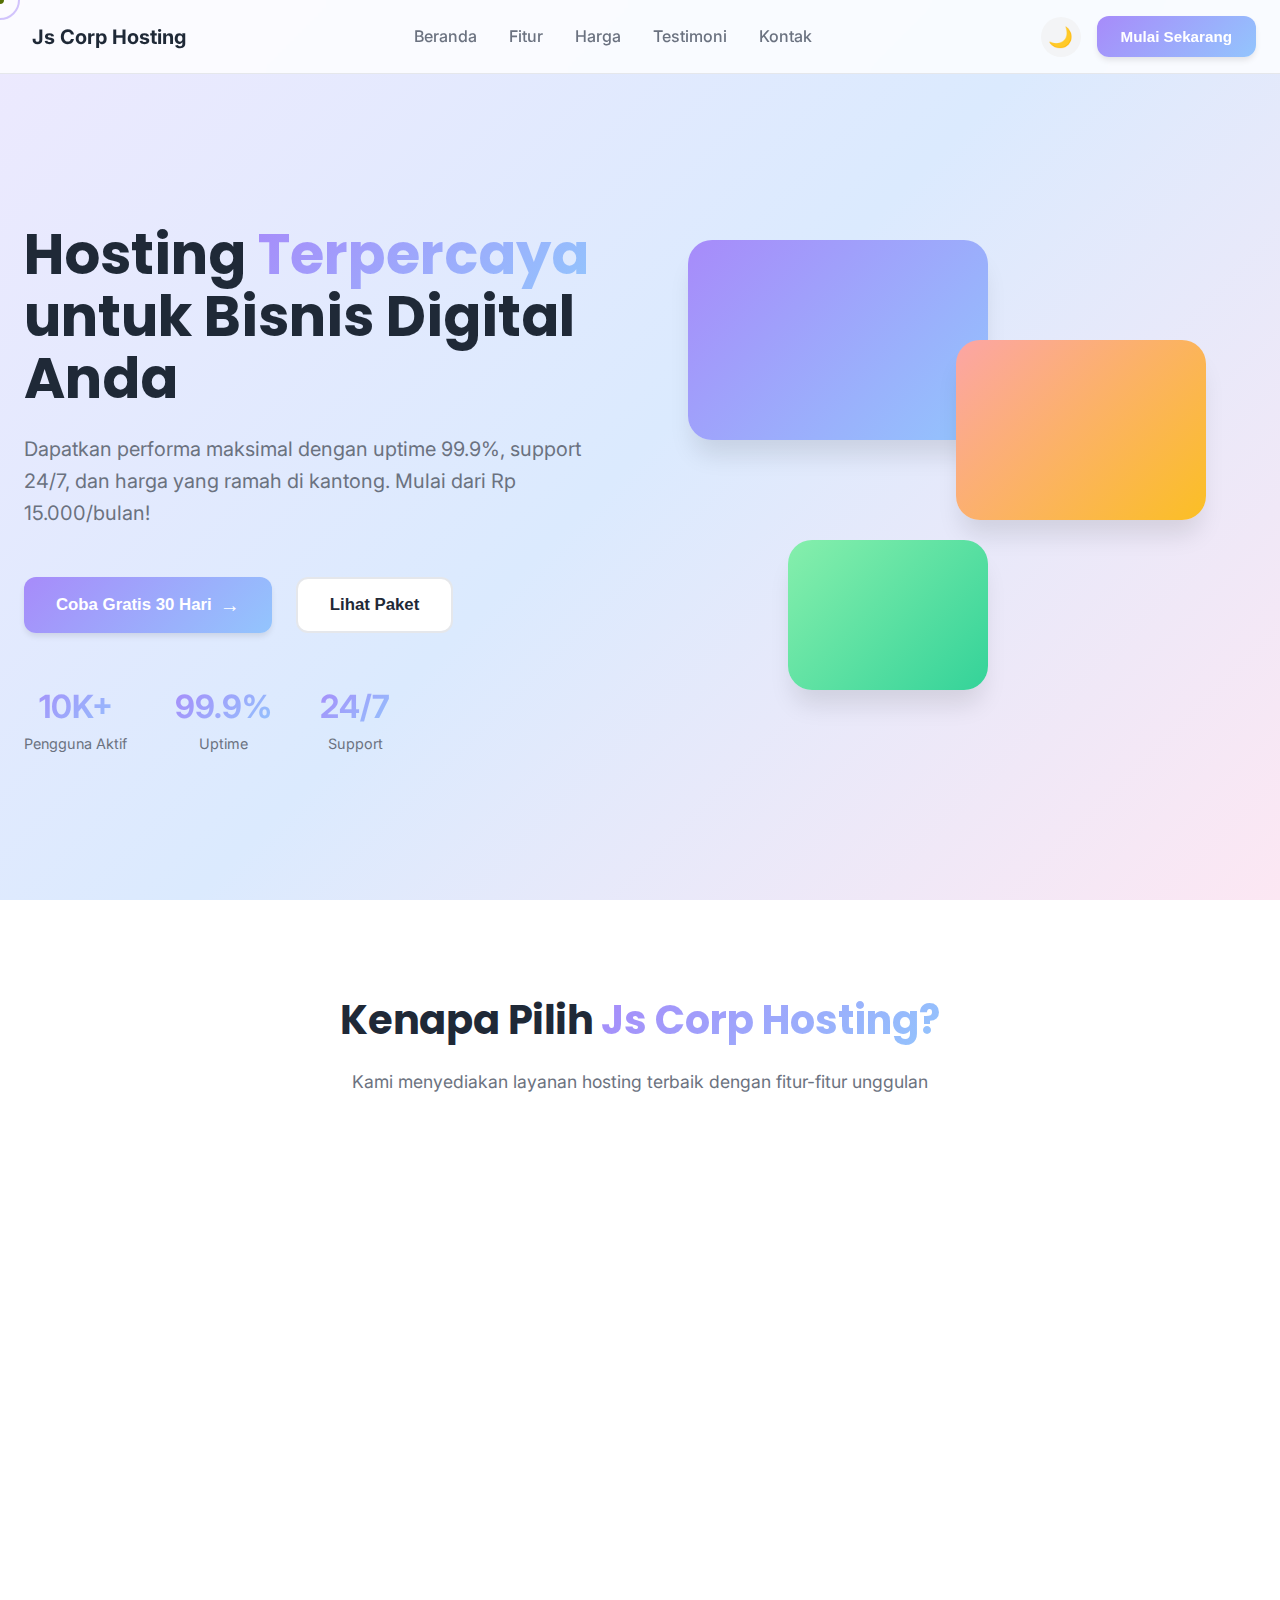
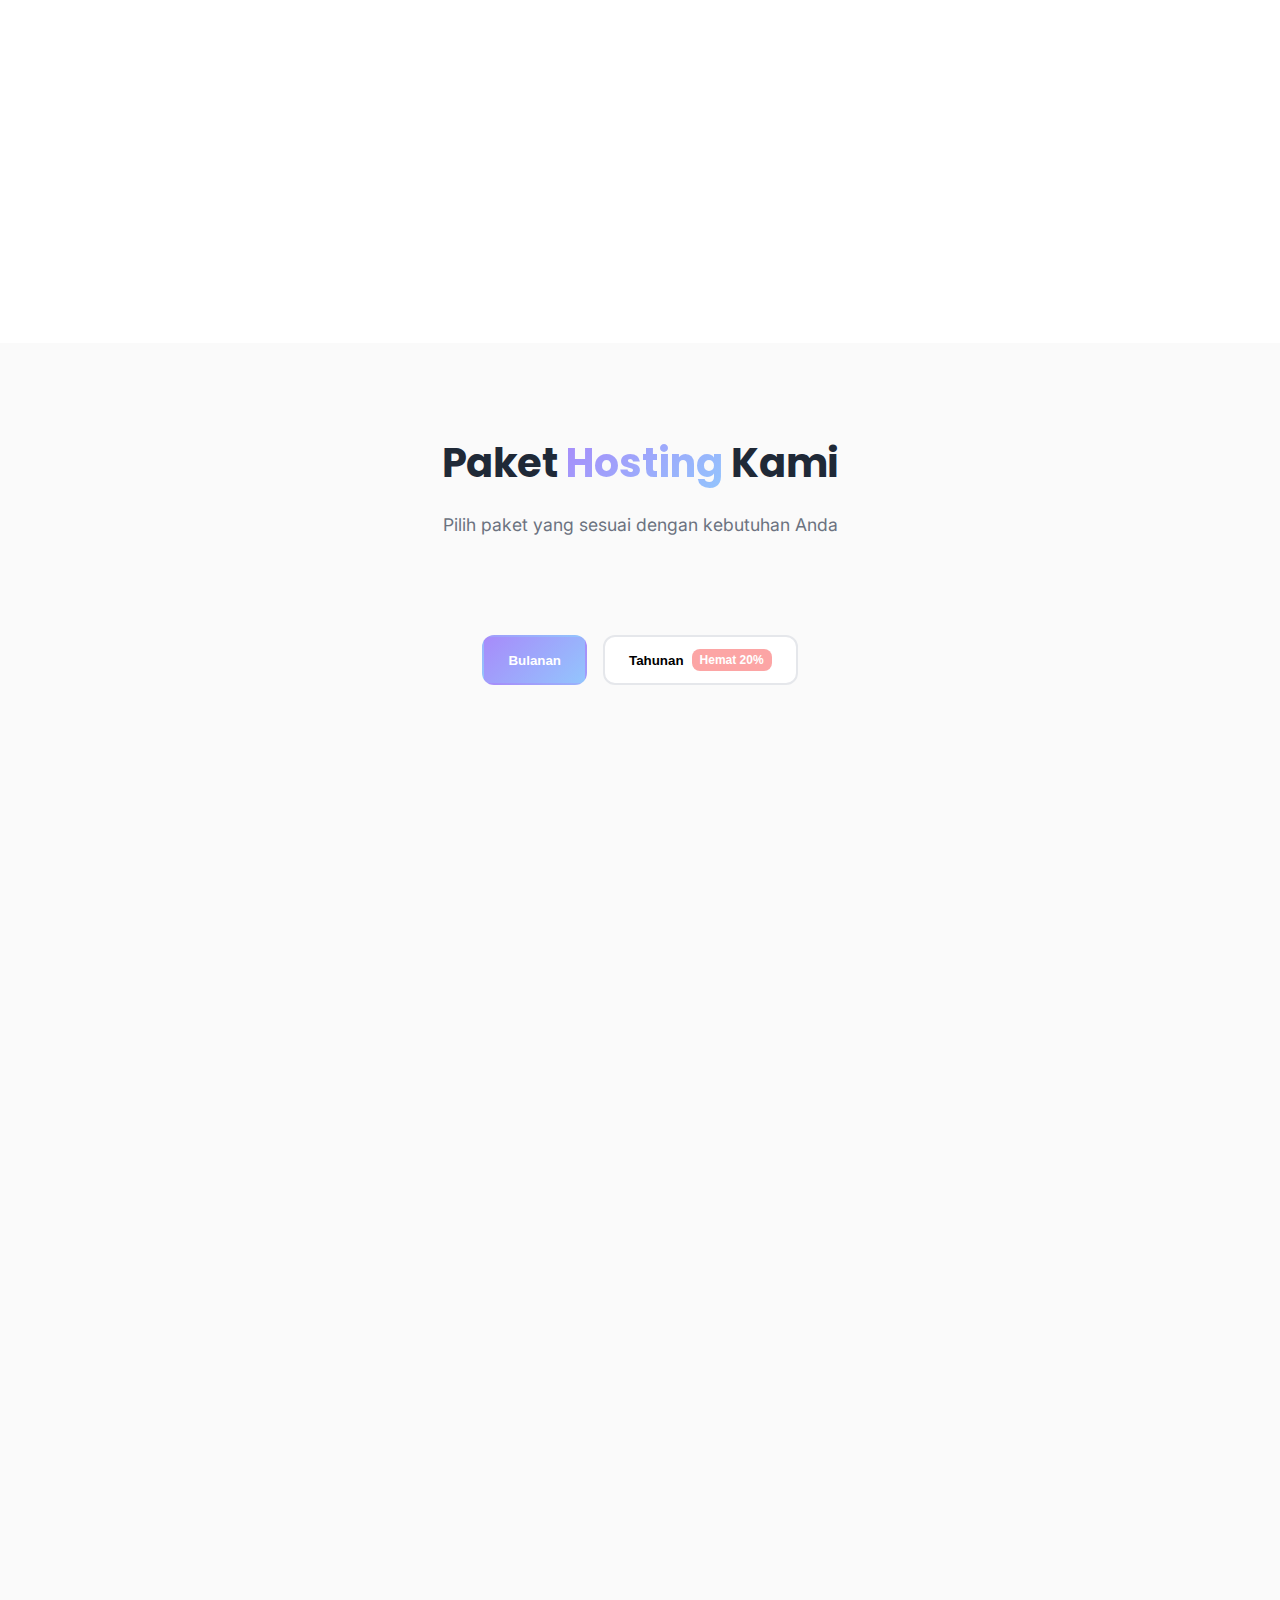
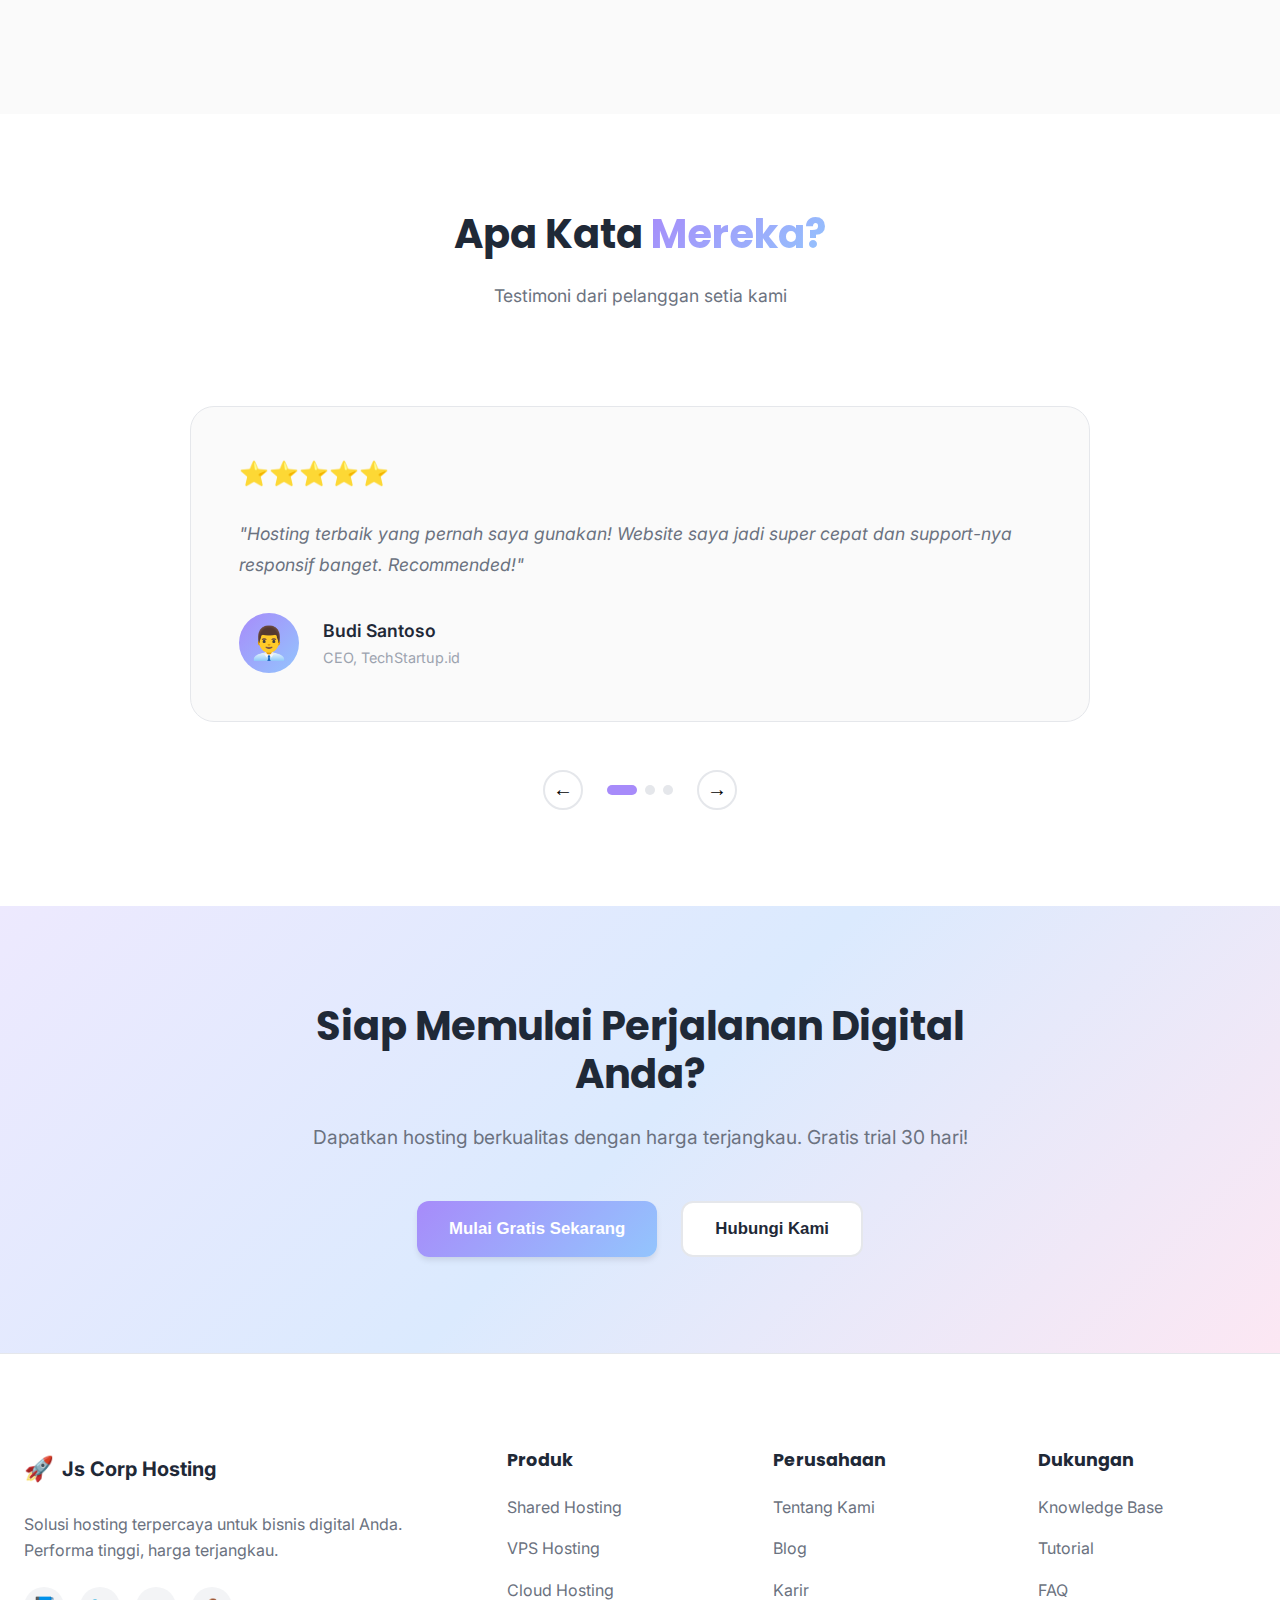
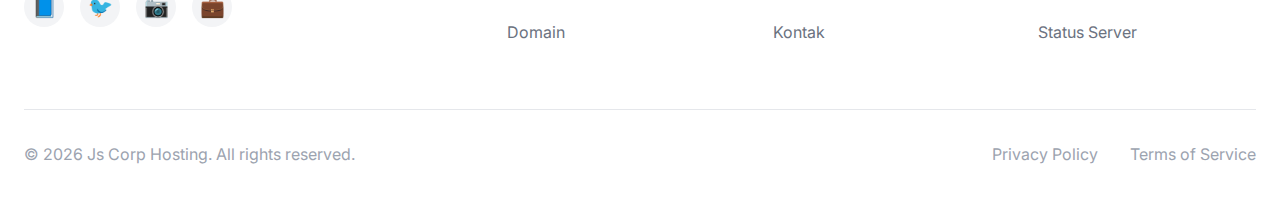
<file: index.html>
<!DOCTYPE html>
<html lang="id">

<head>
    <meta charset="UTF-8">
    <meta name="viewport" content="width=device-width, initial-scale=1.0">
    <meta name="description"
        content="Js Corp Hosting - Solusi hosting terpercaya dengan performa tinggi dan harga terjangkau">
    <title>Js Corp Hosting - Hosting Terpercaya & Terjangkau</title>
    <link rel="stylesheet" href="style.css">
    <link rel="preconnect" href="https://fonts.googleapis.com">
    <link rel="preconnect" href="https://fonts.gstatic.com" crossorigin>
    <link
        href="https://fonts.googleapis.com/css2?family=Inter:wght@400;500;600;700&family=Poppins:wght@600;700;800&display=swap"
        rel="stylesheet">
</head>

<body>
    <!-- Navigation -->
    <nav class="navbar">
        <div class="container">
            <div class="nav-wrapper">
                <a href="#" class="logo">
                    <span class="logo-icon"></span>
                    <span class="logo-text">Js Corp Hosting</span>
                </a>

                <ul class="nav-menu" id="navMenu">
                    <li><a href="#home" class="nav-link">Beranda</a></li>
                    <li><a href="#features" class="nav-link">Fitur</a></li>
                    <li><a href="#pricing" class="nav-link">Harga</a></li>
                    <li><a href="#testimonials" class="nav-link">Testimoni</a></li>
                    <li><a href="#contact" class="nav-link">Kontak</a></li>
                </ul>

                <div class="nav-actions">
                    <button class="theme-toggle" id="themeToggle" aria-label="Toggle dark mode">
                        <span class="theme-icon">🌙</span>
                    </button>
                    <button class="btn btn-primary">Mulai Sekarang</button>
                    <button class="mobile-menu-toggle" id="mobileMenuToggle">
                        <span></span>
                        <span></span>
                        <span></span>
                    </button>
                </div>
            </div>
        </div>
    </nav>

    <!-- Hero Section -->
    <section id="home" class="hero">
        <div class="hero-background"></div>
        <div class="container">
            <div class="hero-content">
                <div class="hero-text">
                    <h1 class="hero-title animate-fade-in">
                        Hosting <span class="gradient-text">Terpercaya</span> untuk Bisnis Digital Anda
                    </h1>
                    <p class="hero-description animate-fade-in-delay-1">
                        Dapatkan performa maksimal dengan uptime 99.9%, support 24/7, dan harga yang ramah di kantong.
                        Mulai dari Rp 15.000/bulan!
                    </p>
                    <div class="hero-cta animate-fade-in-delay-2">
                        <button class="btn btn-primary btn-large order-btn" data-package="Trial" data-price="0">
                            <span>Coba Gratis 30 Hari</span>
                            <span class="btn-icon">→</span>
                        </button>
                        <button class="btn btn-secondary btn-large">
                            <span>Lihat Paket</span>
                        </button>
                    </div>
                    <div class="hero-stats animate-fade-in-delay-3">
                        <div class="stat-item">
                            <div class="stat-number">10K+</div>
                            <div class="stat-label">Pengguna Aktif</div>
                        </div>
                        <div class="stat-item">
                            <div class="stat-number">99.9%</div>
                            <div class="stat-label">Uptime</div>
                        </div>
                        <div class="stat-item">
                            <div class="stat-number">24/7</div>
                            <div class="stat-label">Support</div>
                        </div>
                    </div>
                </div>
                <div class="hero-visual animate-float">
                    <div class="visual-card card-1"></div>
                    <div class="visual-card card-2"></div>
                    <div class="visual-card card-3"></div>
                </div>
            </div>
        </div>
    </section>

    <!-- Features Section -->
    <section id="features" class="features">
        <div class="container">
            <div class="section-header">
                <h2 class="section-title">Kenapa Pilih <span class="gradient-text">Js Corp Hosting?</span></h2>
                <p class="section-description">Kami menyediakan layanan hosting terbaik dengan fitur-fitur unggulan</p>
            </div>

            <div class="features-grid">
                <div class="feature-card">
                    <div class="feature-icon">⚡</div>
                    <h3 class="feature-title">Super Cepat</h3>
                    <p class="feature-description">Server dengan teknologi SSD NVMe dan LiteSpeed untuk performa
                        maksimal</p>
                </div>

                <div class="feature-card">
                    <div class="feature-icon">🔒</div>
                    <h3 class="feature-title">Keamanan Terjamin</h3>
                    <p class="feature-description">SSL gratis, firewall canggih, dan backup otomatis setiap hari</p>
                </div>

                <div class="feature-card">
                    <div class="feature-icon">💬</div>
                    <h3 class="feature-title">Support 24/7</h3>
                    <p class="feature-description">Tim support siap membantu Anda kapan saja via live chat, email, dan
                        WhatsApp</p>
                </div>

                <div class="feature-card">
                    <div class="feature-icon">📊</div>
                    <h3 class="feature-title">Control Panel Mudah</h3>
                    <p class="feature-description">cPanel terbaru dengan interface yang user-friendly dan mudah
                        digunakan</p>
                </div>

                <div class="feature-card">
                    <div class="feature-icon">🌍</div>
                    <h3 class="feature-title">Domain Gratis</h3>
                    <p class="feature-description">Gratis domain .com/.id untuk paket tahunan, hemat hingga Rp 150.000
                    </p>
                </div>

                <div class="feature-card">
                    <div class="feature-icon">💰</div>
                    <h3 class="feature-title">Harga Terjangkau</h3>
                    <p class="feature-description">Paket hosting mulai dari Rp 15.000/bulan dengan fitur lengkap</p>
                </div>
            </div>
        </div>
    </section>

    <!-- Pricing Section -->
    <section id="pricing" class="pricing">
        <div class="container">
            <div class="section-header">
                <h2 class="section-title">Paket <span class="gradient-text">Hosting</span> Kami</h2>
                <p class="section-description">Pilih paket yang sesuai dengan kebutuhan Anda</p>
            </div>

            <div class="pricing-toggle">
                <button class="toggle-btn active" data-period="monthly">Bulanan</button>
                <button class="toggle-btn" data-period="yearly">Tahunan <span class="badge">Hemat 20%</span></button>
            </div>

            <div class="pricing-grid">
                <!-- Starter Plan -->
                <div class="pricing-card">
                    <div class="pricing-header">
                        <h3 class="plan-name">Starter</h3>
                        <p class="plan-description">Cocok untuk website pribadi</p>
                    </div>
                    <div class="pricing-price">
                        <span class="currency">Rp</span>
                        <span class="amount" data-monthly="15000" data-yearly="144000">15.000</span>
                        <span class="period">/bulan</span>
                    </div>
                    <ul class="pricing-features">
                        <li>✓ 1 GB SSD Storage</li>
                        <li>✓ Unlimited Bandwidth</li>
                        <li>✓ 1 Website</li>
                        <li>✓ SSL Gratis</li>
                        <li>✓ Email Account</li>
                        <li>✓ Support 24/7</li>
                    </ul>
                    <button class="btn btn-outline btn-block order-btn" data-package="Starter" data-price="15000">Pilih
                        Paket</button>
                </div>

                <!-- Professional Plan (Popular) -->
                <div class="pricing-card popular">
                    <div class="popular-badge">Paling Populer</div>
                    <div class="pricing-header">
                        <h3 class="plan-name">Professional</h3>
                        <p class="plan-description">Untuk bisnis yang berkembang</p>
                    </div>
                    <div class="pricing-price">
                        <span class="currency">Rp</span>
                        <span class="amount" data-monthly="35000" data-yearly="336000">35.000</span>
                        <span class="period">/bulan</span>
                    </div>
                    <ul class="pricing-features">
                        <li>✓ 5 GB SSD Storage</li>
                        <li>✓ Unlimited Bandwidth</li>
                        <li>✓ 5 Website</li>
                        <li>✓ SSL Gratis</li>
                        <li>✓ Unlimited Email</li>
                        <li>✓ Domain Gratis (.com/.id)</li>
                        <li>✓ Support Priority 24/7</li>
                    </ul>
                    <button class="btn btn-primary btn-block order-btn" data-package="Professional"
                        data-price="35000">Pilih Paket</button>
                </div>

                <!-- Business Plan -->
                <div class="pricing-card">
                    <div class="pricing-header">
                        <h3 class="plan-name">Business</h3>
                        <p class="plan-description">Solusi untuk bisnis besar</p>
                    </div>
                    <div class="pricing-price">
                        <span class="currency">Rp</span>
                        <span class="amount" data-monthly="75000" data-yearly="720000">75.000</span>
                        <span class="period">/bulan</span>
                    </div>
                    <ul class="pricing-features">
                        <li>✓ 15 GB SSD Storage</li>
                        <li>✓ Unlimited Bandwidth</li>
                        <li>✓ Unlimited Website</li>
                        <li>✓ SSL Gratis</li>
                        <li>✓ Unlimited Email</li>
                        <li>✓ Domain Gratis (.com/.id)</li>
                        <li>✓ Dedicated IP</li>
                        <li>✓ Support VIP 24/7</li>
                    </ul>
                    <button class="btn btn-outline btn-block order-btn" data-package="Business" data-price="75000">Pilih
                        Paket</button>
                </div>
            </div>
        </div>
    </section>

    <!-- Testimonials Section -->
    <section id="testimonials" class="testimonials">
        <div class="container">
            <div class="section-header">
                <h2 class="section-title">Apa Kata <span class="gradient-text">Mereka?</span></h2>
                <p class="section-description">Testimoni dari pelanggan setia kami</p>
            </div>

            <div class="testimonials-carousel">
                <div class="testimonial-track" id="testimonialTrack">
                    <div class="testimonial-card">
                        <div class="testimonial-rating">⭐⭐⭐⭐⭐</div>
                        <p class="testimonial-text">
                            "Hosting terbaik yang pernah saya gunakan! Website saya jadi super cepat dan support-nya
                            responsif banget. Recommended!"
                        </p>
                        <div class="testimonial-author">
                            <div class="author-avatar">👨‍💼</div>
                            <div class="author-info">
                                <div class="author-name">Budi Santoso</div>
                                <div class="author-role">CEO, TechStartup.id</div>
                            </div>
                        </div>
                    </div>

                    <div class="testimonial-card">
                        <div class="testimonial-rating">⭐⭐⭐⭐⭐</div>
                        <p class="testimonial-text">
                            "Harga terjangkau tapi kualitas premium! Sudah 2 tahun pakai Js Corp Hosting dan tidak
                            pernah kecewa. Uptime selalu stabil."
                        </p>
                        <div class="testimonial-author">
                            <div class="author-avatar">👩‍💻</div>
                            <div class="author-info">
                                <div class="author-name">Siti Nurhaliza</div>
                                <div class="author-role">Blogger & Content Creator</div>
                            </div>
                        </div>
                    </div>

                    <div class="testimonial-card">
                        <div class="testimonial-rating">⭐⭐⭐⭐⭐</div>
                        <p class="testimonial-text">
                            "Migrasi dari hosting lama ke Js Corp sangat mudah. Tim support membantu dari awal sampai
                            selesai. Mantap!"
                        </p>
                        <div class="testimonial-author">
                            <div class="author-avatar">👨‍🎨</div>
                            <div class="author-info">
                                <div class="author-name">Andi Wijaya</div>
                                <div class="author-role">Web Developer</div>
                            </div>
                        </div>
                    </div>
                </div>

                <div class="carousel-controls">
                    <button class="carousel-btn prev" id="prevBtn">←</button>
                    <div class="carousel-dots" id="carouselDots"></div>
                    <button class="carousel-btn next" id="nextBtn">→</button>
                </div>
            </div>
        </div>
    </section>

    <!-- CTA Section -->
    <section class="cta">
        <div class="container">
            <div class="cta-content">
                <h2 class="cta-title">Siap Memulai Perjalanan Digital Anda?</h2>
                <p class="cta-description">Dapatkan hosting berkualitas dengan harga terjangkau. Gratis trial 30 hari!
                </p>
                <div class="cta-buttons">
                    <button class="btn btn-primary btn-large order-btn" data-package="Trial" data-price="0">Mulai Gratis
                        Sekarang</button>
                    <button class="btn btn-secondary btn-large">Hubungi Kami</button>
                </div>
            </div>
        </div>
    </section>

    <!-- Footer -->
    <footer id="contact" class="footer">
        <div class="container">
            <div class="footer-grid">
                <div class="footer-col">
                    <div class="footer-logo">
                        <span class="logo-icon">🚀</span>
                        <span class="logo-text">Js Corp Hosting</span>
                    </div>
                    <p class="footer-description">
                        Solusi hosting terpercaya untuk bisnis digital Anda. Performa tinggi, harga terjangkau.
                    </p>
                    <div class="social-links">
                        <a href="#" class="social-link">📘</a>
                        <a href="#" class="social-link">🐦</a>
                        <a href="#" class="social-link">📷</a>
                        <a href="#" class="social-link">💼</a>
                    </div>
                </div>

                <div class="footer-col">
                    <h4 class="footer-title">Produk</h4>
                    <ul class="footer-links">
                        <li><a href="#">Shared Hosting</a></li>
                        <li><a href="#">VPS Hosting</a></li>
                        <li><a href="#">Cloud Hosting</a></li>
                        <li><a href="#">Domain</a></li>
                    </ul>
                </div>

                <div class="footer-col">
                    <h4 class="footer-title">Perusahaan</h4>
                    <ul class="footer-links">
                        <li><a href="#">Tentang Kami</a></li>
                        <li><a href="#">Blog</a></li>
                        <li><a href="#">Karir</a></li>
                        <li><a href="#">Kontak</a></li>
                    </ul>
                </div>

                <div class="footer-col">
                    <h4 class="footer-title">Dukungan</h4>
                    <ul class="footer-links">
                        <li><a href="#">Knowledge Base</a></li>
                        <li><a href="#">Tutorial</a></li>
                        <li><a href="#">FAQ</a></li>
                        <li><a href="#">Status Server</a></li>
                    </ul>
                </div>
            </div>

            <div class="footer-bottom">
                <p>&copy; 2026 Js Corp Hosting. All rights reserved.</p>
                <div class="footer-bottom-links">
                    <a href="#">Privacy Policy</a>
                    <a href="#">Terms of Service</a>
                </div>
            </div>
        </div>
    </footer>

    <script src="script.js"></script>
</body>

</html>
</file>
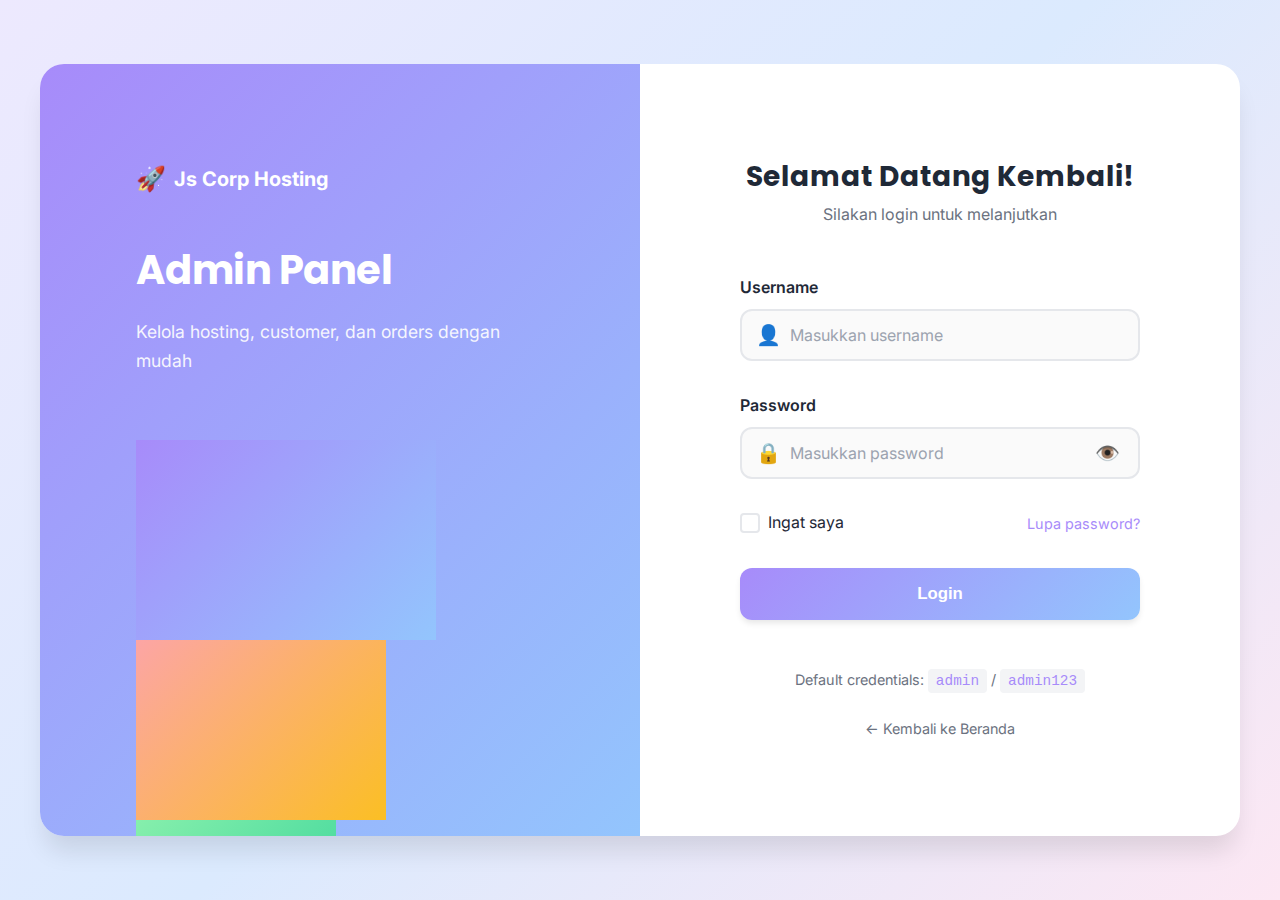
<file: admin-customers.html>
<!DOCTYPE html>
<html lang="id">

<head>
    <meta charset="UTF-8">
    <meta name="viewport" content="width=device-width, initial-scale=1.0">
    <title>Customers - Admin Panel</title>
    <link rel="stylesheet" href="style.css">
    <link rel="stylesheet" href="admin-style.css">
    <link rel="preconnect" href="https://fonts.googleapis.com">
    <link rel="preconnect" href="https://fonts.gstatic.com" crossorigin>
    <link
        href="https://fonts.googleapis.com/css2?family=Inter:wght@400;500;600;700&family=Poppins:wght@600;700;800&display=swap"
        rel="stylesheet">
</head>

<body class="admin-page">
    <div class="admin-layout">
        <!-- Sidebar -->
        <aside class="admin-sidebar">
            <div class="sidebar-header">
                <div class="logo">
                    <span class="logo-icon">🚀</span>
                    <span class="logo-text">Js Corp Hosting</span>
                </div>
            </div>
            <nav class="sidebar-nav">
                <ul>
                    <li class="sidebar-nav-item"><a href="admin-dashboard.html" class="sidebar-nav-link"><span
                                class="sidebar-nav-icon">📊</span><span>Dashboard</span></a></li>
                    <li class="sidebar-nav-item"><a href="admin-packages.html" class="sidebar-nav-link"><span
                                class="sidebar-nav-icon">📦</span><span>Paket Hosting</span></a></li>
                    <li class="sidebar-nav-item"><a href="admin-customers.html" class="sidebar-nav-link active"><span
                                class="sidebar-nav-icon">👥</span><span>Customers</span></a></li>
                    <li class="sidebar-nav-item"><a href="admin-orders.html" class="sidebar-nav-link"><span
                                class="sidebar-nav-icon">🛒</span><span>Orders</span></a></li>
                    <li class="sidebar-nav-item"><a href="index.html" class="sidebar-nav-link"><span
                                class="sidebar-nav-icon">🏠</span><span>Ke Website</span></a></li>
                </ul>
            </nav>
        </aside>

        <!-- Main Content -->
        <main class="admin-main">
            <div class="admin-navbar">
                <div class="navbar-title">
                    <h1>Customers</h1>
                    <div class="navbar-breadcrumb">Admin / Customers</div>
                </div>
                <div class="navbar-actions">
                    <button class="theme-toggle" id="themeToggle"><span class="theme-icon">🌙</span></button>
                    <div class="navbar-user">
                        <div class="user-avatar">👤</div>
                        <div class="user-info">
                            <div class="user-name" id="userName">Admin</div>
                            <div class="user-role">Administrator</div>
                        </div>
                    </div>
                    <button class="btn btn-secondary" id="logoutBtn">Logout</button>
                </div>
            </div>

            <div class="table-container">
                <div class="table-header">
                    <h2 class="table-title">Daftar Customers</h2>
                    <div class="table-actions">
                        <div class="search-box">
                            <span class="search-icon">🔍</span>
                            <input type="text" class="search-input" id="searchInput" placeholder="Cari customer...">
                        </div>
                        <button class="btn btn-primary" id="addCustomerBtn">+ Tambah Customer</button>
                    </div>
                </div>
                <table class="data-table">
                    <thead>
                        <tr>
                            <th>Nama</th>
                            <th>Email</th>
                            <th>Phone</th>
                            <th>Company</th>
                            <th>Status</th>
                            <th>Aksi</th>
                        </tr>
                    </thead>
                    <tbody id="customersTable"></tbody>
                </table>
            </div>
        </main>
    </div>

    <!-- Add/Edit Customer Modal -->
    <div class="modal-overlay" id="customerModal">
        <div class="modal">
            <div class="modal-header">
                <h3 class="modal-title" id="modalTitle">Tambah Customer</h3>
                <button class="modal-close" onclick="UI.closeModal('customerModal')">×</button>
            </div>
            <div class="modal-body">
                <form id="customerForm">
                    <input type="hidden" id="customerId">
                    <div class="form-group">
                        <label for="customerName">Nama *</label>
                        <input type="text" id="customerName" class="form-input" placeholder="Nama lengkap" required>
                    </div>
                    <div class="form-group">
                        <label for="email">Email *</label>
                        <input type="email" id="email" class="form-input" placeholder="email@example.com" required>
                    </div>
                    <div class="form-group">
                        <label for="phone">Phone *</label>
                        <input type="tel" id="phone" class="form-input" placeholder="08123456789" required>
                    </div>
                    <div class="form-group">
                        <label for="company">Company</label>
                        <input type="text" id="company" class="form-input" placeholder="Nama perusahaan">
                    </div>
                    <div class="form-group">
                        <label for="address">Address</label>
                        <textarea id="address" class="form-input" rows="2" placeholder="Alamat lengkap"></textarea>
                    </div>
                    <div class="form-group">
                        <label for="status">Status *</label>
                        <select id="status" class="form-input" required>
                            <option value="active">Active</option>
                            <option value="inactive">Inactive</option>
                        </select>
                    </div>
                </form>
            </div>
            <div class="modal-footer">
                <button class="btn btn-secondary" onclick="UI.closeModal('customerModal')">Batal</button>
                <button class="btn btn-primary" id="saveCustomerBtn">Simpan</button>
            </div>
        </div>
    </div>

    <script src="script.js"></script>
    <script src="admin-script.js"></script>
    <script>
        Auth.requireAuth();
        let currentCustomerId = null;

        document.addEventListener('DOMContentLoaded', () => {
            initializePage();
            loadCustomers();
        });

        function initializePage() {
            const user = Auth.getCurrentUser();
            if (user) document.getElementById('userName').textContent = user.username;

            const themeToggle = document.getElementById('themeToggle');
            const html = document.documentElement;
            const themeIcon = themeToggle.querySelector('.theme-icon');
            const currentTheme = localStorage.getItem('theme') || 'light';
            html.setAttribute('data-theme', currentTheme);
            themeIcon.textContent = currentTheme === 'light' ? '🌙' : '☀️';
            themeToggle.addEventListener('click', () => {
                const theme = html.getAttribute('data-theme');
                const newTheme = theme === 'light' ? 'dark' : 'light';
                html.setAttribute('data-theme', newTheme);
                localStorage.setItem('theme', newTheme);
                themeIcon.textContent = newTheme === 'light' ? '🌙' : '☀️';
            });

            document.getElementById('logoutBtn').addEventListener('click', () => {
                UI.confirm('Apakah Anda yakin ingin logout?', () => Auth.logout());
            });

            document.getElementById('addCustomerBtn').addEventListener('click', () => openCustomerModal());
            document.getElementById('saveCustomerBtn').addEventListener('click', () => saveCustomer());
            document.getElementById('searchInput').addEventListener('input', (e) => loadCustomers(e.target.value));
        }

        function loadCustomers(searchQuery = '') {
            const customers = searchQuery
                ? DataStore.search('customers', searchQuery, ['name', 'email', 'company'])
                : DataStore.getAll('customers');

            const tableBody = document.getElementById('customersTable');

            if (customers.length === 0) {
                tableBody.innerHTML = `<tr><td colspan="6" style="text-align: center; padding: 2rem; color: var(--text-secondary);">${searchQuery ? 'Tidak ada customer yang ditemukan' : 'Belum ada customer'}</td></tr>`;
                return;
            }

            tableBody.innerHTML = customers.map(customer => `
                <tr>
                    <td><strong>${customer.name}</strong></td>
                    <td>${customer.email}</td>
                    <td>${customer.phone}</td>
                    <td>${customer.company || '-'}</td>
                    <td>${UI.getStatusBadge(customer.status)}</td>
                    <td>
                        <div class="action-buttons">
                            <button class="btn-icon btn-edit" onclick="editCustomer('${customer.id}')" title="Edit">✏️</button>
                            <button class="btn-icon btn-delete" onclick="deleteCustomer('${customer.id}')" title="Hapus">🗑️</button>
                        </div>
                    </td>
                </tr>
            `).join('');
        }

        function openCustomerModal(customerId = null) {
            currentCustomerId = customerId;
            const modalTitle = document.getElementById('modalTitle');
            const form = document.getElementById('customerForm');

            if (customerId) {
                const customer = DataStore.getById('customers', customerId);
                if (!customer) return;
                modalTitle.textContent = 'Edit Customer';
                document.getElementById('customerId').value = customer.id;
                document.getElementById('customerName').value = customer.name;
                document.getElementById('email').value = customer.email;
                document.getElementById('phone').value = customer.phone;
                document.getElementById('company').value = customer.company || '';
                document.getElementById('address').value = customer.address || '';
                document.getElementById('status').value = customer.status;
            } else {
                modalTitle.textContent = 'Tambah Customer';
                form.reset();
                document.getElementById('status').value = 'active';
            }

            UI.openModal('customerModal');
        }

        function saveCustomer() {
            const customerData = {
                name: document.getElementById('customerName').value,
                email: document.getElementById('email').value,
                phone: document.getElementById('phone').value,
                company: document.getElementById('company').value,
                address: document.getElementById('address').value,
                status: document.getElementById('status').value
            };

            if (currentCustomerId) {
                DataStore.update('customers', currentCustomerId, customerData);
                UI.showNotification('Customer berhasil diupdate!', 'success');
            } else {
                DataStore.create('customers', customerData);
                UI.showNotification('Customer berhasil ditambahkan!', 'success');
            }

            UI.closeModal('customerModal');
            loadCustomers();
        }

        function editCustomer(id) {
            openCustomerModal(id);
        }

        function deleteCustomer(id) {
            const customer = DataStore.getById('customers', id);
            if (!customer) return;

            UI.confirm(`Hapus customer "${customer.name}"?`, () => {
                DataStore.delete('customers', id);
                UI.showNotification('Customer berhasil dihapus!', 'success');
                loadCustomers();
            });
        }
    </script>
</body>

</html>
</file>
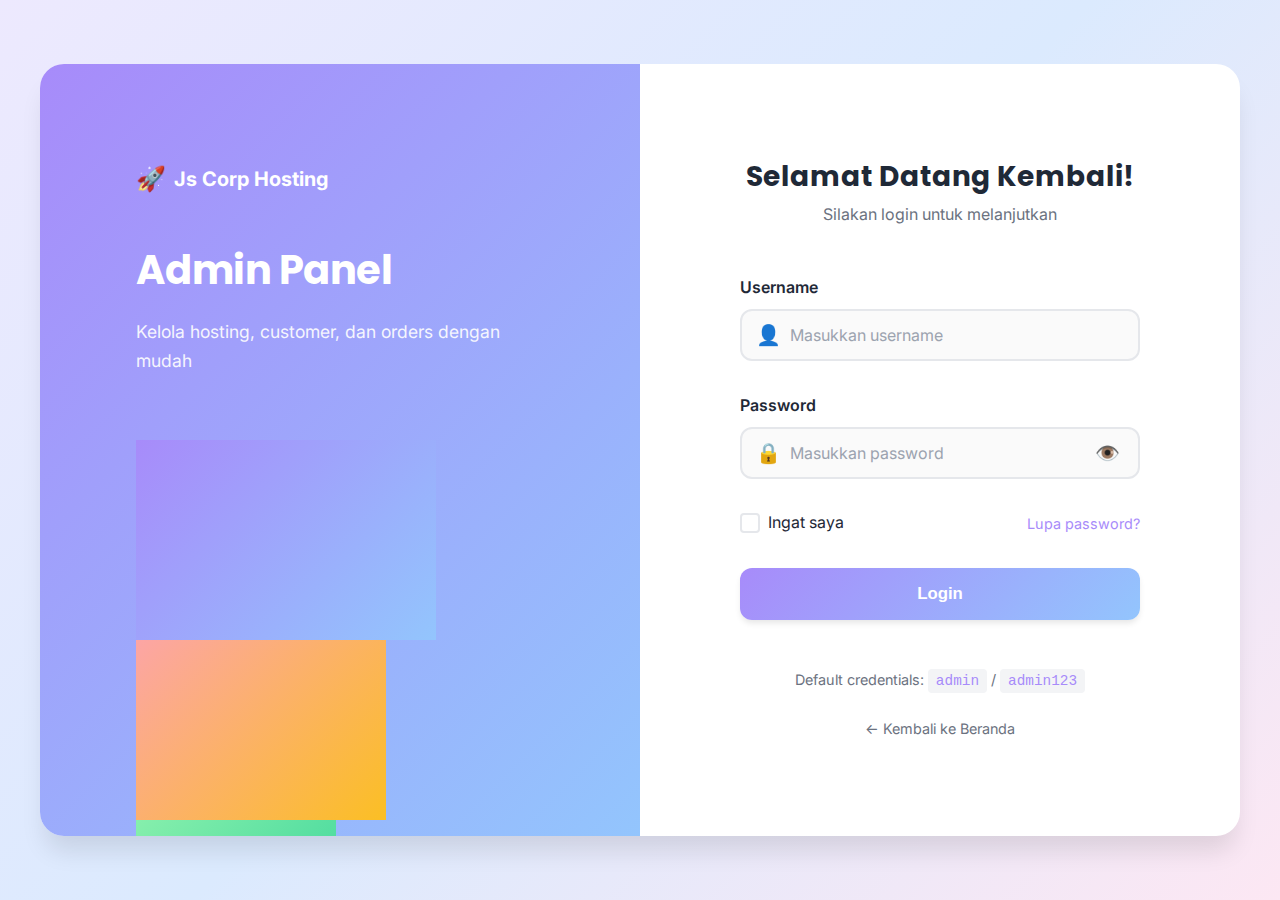
<file: admin-dashboard.html>
<!DOCTYPE html>
<html lang="id">

<head>
    <meta charset="UTF-8">
    <meta name="viewport" content="width=device-width, initial-scale=1.0">
    <title>Dashboard - Js Corp Hosting Admin</title>
    <link rel="preconnect" href="https://fonts.googleapis.com">
    <link rel="preconnect" href="https://fonts.gstatic.com" crossorigin>
    <link
        href="https://fonts.googleapis.com/css2?family=Inter:wght@300;400;500;600;700;800&family=Poppins:wght@600;700;800&display=swap"
        rel="stylesheet">
    <style>
        /* ===== RESET & BASE ===== */
        * {
            margin: 0;
            padding: 0;
            box-sizing: border-box;
        }

        :root {
            /* Colors matching website */
            --primary: #A78BFA;
            --primary-dark: #8B5CF6;
            --secondary: #93C5FD;
            --accent: #FCA5A5;
            --success: #86EFAC;
            --warning: #FDE047;
            --danger: #FCA5A5;

            /* Gradients */
            --gradient-primary: linear-gradient(135deg, #A78BFA 0%, #93C5FD 100%);
            --gradient-card: linear-gradient(135deg, rgba(167, 139, 250, 0.1) 0%, rgba(147, 197, 253, 0.1) 100%);

            /* Light theme */
            --bg-main: #F8FAFC;
            --bg-card: #FFFFFF;
            --bg-sidebar: #FFFFFF;
            --text-primary: #1E293B;
            --text-secondary: #64748B;
            --border: #E2E8F0;
            --shadow: 0 1px 3px rgba(0, 0, 0, 0.1);
            --shadow-lg: 0 10px 25px rgba(0, 0, 0, 0.1);
        }

        [data-theme="dark"] {
            --bg-main: #0F172A;
            --bg-card: #1E293B;
            --bg-sidebar: #1E293B;
            --text-primary: #F1F5F9;
            --text-secondary: #94A3B8;
            --border: #334155;
            --shadow: 0 1px 3px rgba(0, 0, 0, 0.3);
            --shadow-lg: 0 10px 25px rgba(0, 0, 0, 0.5);
        }

        body {
            font-family: 'Inter', sans-serif;
            background: var(--bg-main);
            color: var(--text-primary);
            line-height: 1.6;
        }

        /* ===== LAYOUT ===== */
        .dashboard-container {
            display: flex;
            min-height: 100vh;
        }

        /* ===== SIDEBAR ===== */
        .sidebar {
            width: 260px;
            background: var(--bg-sidebar);
            border-right: 1px solid var(--border);
            position: fixed;
            height: 100vh;
            overflow-y: auto;
            z-index: 100;
            transition: all 0.3s ease;
        }

        .sidebar-header {
            padding: 1.5rem;
            border-bottom: 1px solid var(--border);
        }

        .logo {
            display: flex;
            align-items: center;
            gap: 0.75rem;
            text-decoration: none;
            color: var(--text-primary);
        }

        .logo-icon {
            font-size: 2rem;
        }

        .logo-text {
            font-family: 'Poppins', sans-serif;
            font-weight: 700;
            font-size: 1.25rem;
        }

        .sidebar-nav {
            padding: 1rem;
        }

        .nav-item {
            margin-bottom: 0.5rem;
        }

        .nav-link {
            display: flex;
            align-items: center;
            gap: 0.75rem;
            padding: 0.75rem 1rem;
            border-radius: 0.75rem;
            text-decoration: none;
            color: var(--text-secondary);
            font-weight: 500;
            transition: all 0.2s ease;
        }

        .nav-link:hover {
            background: var(--gradient-card);
            color: var(--primary);
        }

        .nav-link.active {
            background: var(--gradient-primary);
            color: white;
        }

        .nav-icon {
            font-size: 1.25rem;
            width: 24px;
            text-align: center;
        }

        /* ===== MAIN CONTENT ===== */
        .main-content {
            flex: 1;
            margin-left: 260px;
            padding: 2rem;
        }

        /* ===== TOP BAR ===== */
        .topbar {
            display: flex;
            justify-content: space-between;
            align-items: center;
            margin-bottom: 2rem;
        }

        .page-title {
            font-family: 'Poppins', sans-serif;
            font-size: 1.75rem;
            font-weight: 700;
        }

        .topbar-actions {
            display: flex;
            align-items: center;
            gap: 1rem;
        }

        .theme-toggle {
            width: 40px;
            height: 40px;
            border-radius: 50%;
            border: none;
            background: var(--bg-card);
            box-shadow: var(--shadow);
            cursor: pointer;
            font-size: 1.25rem;
            transition: all 0.2s ease;
        }

        .theme-toggle:hover {
            transform: scale(1.1);
        }

        .user-menu {
            display: flex;
            align-items: center;
            gap: 0.75rem;
            padding: 0.5rem 1rem;
            background: var(--bg-card);
            border-radius: 2rem;
            box-shadow: var(--shadow);
        }

        .user-avatar {
            width: 36px;
            height: 36px;
            border-radius: 50%;
            background: var(--gradient-primary);
            display: flex;
            align-items: center;
            justify-content: center;
            font-size: 1.25rem;
        }

        .user-info {
            display: flex;
            flex-direction: column;
        }

        .user-name {
            font-weight: 600;
            font-size: 0.9rem;
        }

        .user-role {
            font-size: 0.75rem;
            color: var(--text-secondary);
        }

        .btn {
            padding: 0.625rem 1.25rem;
            border-radius: 0.5rem;
            border: none;
            font-weight: 600;
            cursor: pointer;
            transition: all 0.2s ease;
        }

        .btn-primary {
            background: var(--gradient-primary);
            color: white;
        }

        .btn-primary:hover {
            transform: translateY(-2px);
            box-shadow: var(--shadow-lg);
        }

        /* ===== STATS GRID ===== */
        .stats-grid {
            display: grid;
            grid-template-columns: repeat(auto-fit, minmax(250px, 1fr));
            gap: 1.5rem;
            margin-bottom: 2rem;
        }

        .stat-card {
            background: var(--bg-card);
            padding: 1.5rem;
            border-radius: 1rem;
            box-shadow: var(--shadow);
            transition: all 0.3s ease;
            position: relative;
            overflow: hidden;
        }

        .stat-card::before {
            content: '';
            position: absolute;
            top: 0;
            left: 0;
            width: 100%;
            height: 4px;
        }

        .stat-card.revenue::before {
            background: var(--gradient-primary);
        }

        .stat-card.orders::before {
            background: linear-gradient(135deg, #86EFAC 0%, #34D399 100%);
        }

        .stat-card.customers::before {
            background: linear-gradient(135deg, #93C5FD 0%, #60A5FA 100%);
        }

        .stat-card.packages::before {
            background: linear-gradient(135deg, #FDE047 0%, #FBBF24 100%);
        }

        .stat-card:hover {
            transform: translateY(-5px);
            box-shadow: var(--shadow-lg);
        }

        .stat-header {
            display: flex;
            justify-content: space-between;
            align-items: flex-start;
            margin-bottom: 1rem;
        }

        .stat-title {
            font-size: 0.875rem;
            color: var(--text-secondary);
            font-weight: 500;
        }

        .stat-icon {
            width: 48px;
            height: 48px;
            border-radius: 0.75rem;
            display: flex;
            align-items: center;
            justify-content: center;
            font-size: 1.5rem;
        }

        .stat-card.revenue .stat-icon {
            background: linear-gradient(135deg, rgba(167, 139, 250, 0.2) 0%, rgba(147, 197, 253, 0.2) 100%);
        }

        .stat-card.orders .stat-icon {
            background: linear-gradient(135deg, rgba(134, 239, 172, 0.2) 0%, rgba(52, 211, 153, 0.2) 100%);
        }

        .stat-card.customers .stat-icon {
            background: linear-gradient(135deg, rgba(147, 197, 253, 0.2) 0%, rgba(96, 165, 250, 0.2) 100%);
        }

        .stat-card.packages .stat-icon {
            background: linear-gradient(135deg, rgba(253, 224, 71, 0.2) 0%, rgba(251, 191, 36, 0.2) 100%);
        }

        .stat-value {
            font-size: 2rem;
            font-weight: 700;
            margin-bottom: 0.5rem;
        }

        .stat-trend {
            display: flex;
            align-items: center;
            gap: 0.5rem;
            font-size: 0.875rem;
        }

        .trend-up {
            color: #10B981;
        }

        .trend-down {
            color: #EF4444;
        }

        /* ===== CONTENT GRID ===== */
        .content-grid {
            display: grid;
            grid-template-columns: 2fr 1fr;
            gap: 1.5rem;
            margin-bottom: 2rem;
        }

        .card {
            background: var(--bg-card);
            border-radius: 1rem;
            box-shadow: var(--shadow);
            overflow: hidden;
        }

        .card-header {
            padding: 1.5rem;
            border-bottom: 1px solid var(--border);
            display: flex;
            justify-content: space-between;
            align-items: center;
        }

        .card-title {
            font-size: 1.125rem;
            font-weight: 600;
        }

        .card-body {
            padding: 1.5rem;
        }

        /* ===== TABLE ===== */
        .table {
            width: 100%;
            border-collapse: collapse;
        }

        .table thead {
            background: var(--bg-main);
        }

        .table th {
            padding: 0.75rem 1rem;
            text-align: left;
            font-size: 0.875rem;
            font-weight: 600;
            color: var(--text-secondary);
            text-transform: uppercase;
            letter-spacing: 0.5px;
        }

        .table td {
            padding: 1rem;
            border-top: 1px solid var(--border);
        }

        .table tbody tr:hover {
            background: var(--bg-main);
        }

        /* ===== BADGE ===== */
        .badge {
            display: inline-flex;
            align-items: center;
            padding: 0.25rem 0.75rem;
            border-radius: 9999px;
            font-size: 0.75rem;
            font-weight: 600;
        }

        .badge-success {
            background: rgba(134, 239, 172, 0.2);
            color: #10B981;
        }

        .badge-warning {
            background: rgba(253, 224, 71, 0.2);
            color: #F59E0B;
        }

        .badge-danger {
            background: rgba(252, 165, 165, 0.2);
            color: #EF4444;
        }

        /* ===== QUICK ACTIONS ===== */
        .quick-actions {
            display: flex;
            flex-direction: column;
            gap: 1rem;
        }

        .action-item {
            display: flex;
            align-items: center;
            gap: 1rem;
            padding: 1rem;
            background: var(--bg-main);
            border-radius: 0.75rem;
            transition: all 0.2s ease;
        }

        .action-item:hover {
            background: var(--gradient-card);
        }

        .action-icon {
            width: 40px;
            height: 40px;
            border-radius: 0.5rem;
            background: var(--gradient-primary);
            color: white;
            display: flex;
            align-items: center;
            justify-content: center;
            font-size: 1.25rem;
        }

        .action-content {
            flex: 1;
        }

        .action-title {
            font-weight: 600;
            font-size: 0.9rem;
            margin-bottom: 0.25rem;
        }

        .action-subtitle {
            font-size: 0.8rem;
            color: var(--text-secondary);
        }

        /* ===== RESPONSIVE ===== */
        @media (max-width: 1024px) {
            .content-grid {
                grid-template-columns: 1fr;
            }
        }

        @media (max-width: 768px) {
            .sidebar {
                transform: translateX(-100%);
            }

            .main-content {
                margin-left: 0;
            }

            .stats-grid {
                grid-template-columns: 1fr;
            }
        }
    </style>
</head>

<body class="admin-page">
    <div class="dashboard-container">
        <!-- Sidebar -->
        <aside class="sidebar">
            <div class="sidebar-header">
                <a href="#" class="logo">
                    <span class="logo-icon">🚀</span>
                    <span class="logo-text">Js Corp Hosting</span>
                </a>
            </div>

            <nav class="sidebar-nav">
                <div class="nav-item">
                    <a href="admin-dashboard.html" class="nav-link active">
                        <span class="nav-icon">📊</span>
                        <span>Dashboard</span>
                    </a>
                </div>
                <div class="nav-item">
                    <a href="admin-packages.html" class="nav-link">
                        <span class="nav-icon">📦</span>
                        <span>Paket Hosting</span>
                    </a>
                </div>
                <div class="nav-item">
                    <a href="admin-customers.html" class="nav-link">
                        <span class="nav-icon">👥</span>
                        <span>Customers</span>
                    </a>
                </div>
                <div class="nav-item">
                    <a href="admin-orders.html" class="nav-link">
                        <span class="nav-icon">🛒</span>
                        <span>Orders</span>
                    </a>
                </div>
                <div class="nav-item">
                    <a href="index.html" class="nav-link">
                        <span class="nav-icon">🏠</span>
                        <span>Ke Website</span>
                    </a>
                </div>
            </nav>
        </aside>

        <!-- Main Content -->
        <main class="main-content">
            <!-- Top Bar -->
            <div class="topbar">
                <h1 class="page-title">Dashboard</h1>
                <div class="topbar-actions">
                    <button class="theme-toggle" id="themeToggle">
                        <span id="themeIcon">🌙</span>
                    </button>
                    <div class="user-menu">
                        <div class="user-avatar">👤</div>
                        <div class="user-info">
                            <div class="user-name" id="userName">Admin</div>
                            <div class="user-role">Administrator</div>
                        </div>
                    </div>
                    <button class="btn btn-primary" id="logoutBtn">Logout</button>
                </div>
            </div>

            <!-- Stats Grid -->
            <div class="stats-grid" id="statsGrid">
                <!-- Stats will be populated by JavaScript -->
            </div>

            <!-- Content Grid -->
            <div class="content-grid">
                <!-- Recent Orders -->
                <div class="card">
                    <div class="card-header">
                        <h3 class="card-title">Recent Orders</h3>
                        <a href="admin-orders.html"
                            style="color: var(--primary); text-decoration: none; font-size: 0.875rem; font-weight: 600;">View
                            All →</a>
                    </div>
                    <div class="card-body" style="padding: 0;">
                        <table class="table" id="recentOrdersTable">
                            <thead>
                                <tr>
                                    <th>Customer</th>
                                    <th>Package</th>
                                    <th>Amount</th>
                                    <th>Status</th>
                                </tr>
                            </thead>
                            <tbody id="recentOrdersBody">
                                <!-- Orders will be populated by JavaScript -->
                            </tbody>
                        </table>
                    </div>
                </div>

                <!-- Quick Actions -->
                <div class="card">
                    <div class="card-header">
                        <h3 class="card-title">Quick Actions</h3>
                    </div>
                    <div class="card-body">
                        <div class="quick-actions">
                            <a href="admin-packages.html" class="action-item"
                                style="text-decoration: none; color: inherit;">
                                <div class="action-icon">📦</div>
                                <div class="action-content">
                                    <div class="action-title">Add Package</div>
                                    <div class="action-subtitle">Create new hosting package</div>
                                </div>
                            </a>
                            <a href="admin-customers.html" class="action-item"
                                style="text-decoration: none; color: inherit;">
                                <div class="action-icon">👥</div>
                                <div class="action-content">
                                    <div class="action-title">Add Customer</div>
                                    <div class="action-subtitle">Register new customer</div>
                                </div>
                            </a>
                            <a href="admin-orders.html" class="action-item"
                                style="text-decoration: none; color: inherit;">
                                <div class="action-icon">🛒</div>
                                <div class="action-content">
                                    <div class="action-title">New Order</div>
                                    <div class="action-subtitle">Create new order</div>
                                </div>
                            </a>
                            <a href="index.html" class="action-item" style="text-decoration: none; color: inherit;">
                                <div class="action-icon">🏠</div>
                                <div class="action-content">
                                    <div class="action-title">View Website</div>
                                    <div class="action-subtitle">Go to landing page</div>
                                </div>
                            </a>
                        </div>
                    </div>
                </div>
            </div>
        </main>
    </div>

    <script src="admin-script.js"></script>
    <script>
        // Protect page - require authentication
        if (typeof Auth !== 'undefined') {
            Auth.requireAuth();

            // Update user name
            const user = Auth.getCurrentUser();
            if (user) {
                document.getElementById('userName').textContent = user.username;
            }
        }

        // Theme toggle
        const themeToggle = document.getElementById('themeToggle');
        const themeIcon = document.getElementById('themeIcon');
        const html = document.documentElement;

        const currentTheme = localStorage.getItem('theme') || 'light';
        html.setAttribute('data-theme', currentTheme);
        themeIcon.textContent = currentTheme === 'light' ? '🌙' : '☀️';

        themeToggle.addEventListener('click', () => {
            const theme = html.getAttribute('data-theme');
            const newTheme = theme === 'light' ? 'dark' : 'light';
            html.setAttribute('data-theme', newTheme);
            localStorage.setItem('theme', newTheme);
            themeIcon.textContent = newTheme === 'light' ? '🌙' : '☀️';
        });

        // Logout
        document.getElementById('logoutBtn').addEventListener('click', () => {
            if (confirm('Are you sure you want to logout?')) {
                if (typeof Auth !== 'undefined') {
                    Auth.logout();
                } else {
                    window.location.href = 'admin-login.html';
                }
            }
        });

        // Load dashboard data
        function loadDashboardData() {
            if (typeof DataStore === 'undefined' || typeof DashboardStats === 'undefined') {
                console.warn('DataStore or DashboardStats not available');
                return;
            }

            // Load stats
            const stats = DashboardStats.getStats();
            const statsGrid = document.getElementById('statsGrid');

            statsGrid.innerHTML = `
                <div class="stat-card revenue">
                    <div class="stat-header">
                        <div>
                            <div class="stat-title">Total Revenue</div>
                        </div>
                        <div class="stat-icon">💰</div>
                    </div>
                    <div class="stat-value">Rp ${stats.totalRevenue.toLocaleString('id-ID')}</div>
                    <div class="stat-trend trend-up">
                        <span>↗</span>
                        <span>+12.5% from last month</span>
                    </div>
                </div>
                
                <div class="stat-card orders">
                    <div class="stat-header">
                        <div>
                            <div class="stat-title">Total Orders</div>
                        </div>
                        <div class="stat-icon">🛒</div>
                    </div>
                    <div class="stat-value">${stats.totalOrders}</div>
                    <div class="stat-trend trend-up">
                        <span>↗</span>
                        <span>${stats.activeOrders} active orders</span>
                    </div>
                </div>
                
                <div class="stat-card customers">
                    <div class="stat-header">
                        <div>
                            <div class="stat-title">Total Customers</div>
                        </div>
                        <div class="stat-icon">👥</div>
                    </div>
                    <div class="stat-value">${stats.totalCustomers}</div>
                    <div class="stat-trend trend-up">
                        <span>↗</span>
                        <span>${stats.activeCustomers} active</span>
                    </div>
                </div>
                
                <div class="stat-card packages">
                    <div class="stat-header">
                        <div>
                            <div class="stat-title">Total Packages</div>
                        </div>
                        <div class="stat-icon">📦</div>
                    </div>
                    <div class="stat-value">${stats.totalPackages}</div>
                    <div class="stat-trend trend-up">
                        <span>↗</span>
                        <span>All active</span>
                    </div>
                </div>
            `;

            // Load recent orders
            const recentOrders = DashboardStats.getRecentActivity(5);
            const tbody = document.getElementById('recentOrdersBody');

            if (recentOrders.length === 0) {
                tbody.innerHTML = '<tr><td colspan="4" style="text-align: center; padding: 2rem; color: var(--text-secondary);">No orders yet</td></tr>';
            } else {
                tbody.innerHTML = recentOrders.map(order => `
                    <tr>
                        <td>${order.customer_name}</td>
                        <td>${order.package_name}</td>
                        <td>Rp ${order.amount.toLocaleString('id-ID')}</td>
                        <td>${getStatusBadge(order.status)}</td>
                    </tr>
                `).join('');
            }
        }

        function getStatusBadge(status) {
            const badges = {
                'active': '<span class="badge badge-success">Active</span>',
                'pending': '<span class="badge badge-warning">Pending</span>',
                'cancelled': '<span class="badge badge-danger">Cancelled</span>'
            };
            return badges[status] || status;
        }

        // Load data when page loads
        document.addEventListener('DOMContentLoaded', loadDashboardData);
    </script>
</body>

</html>
</file>
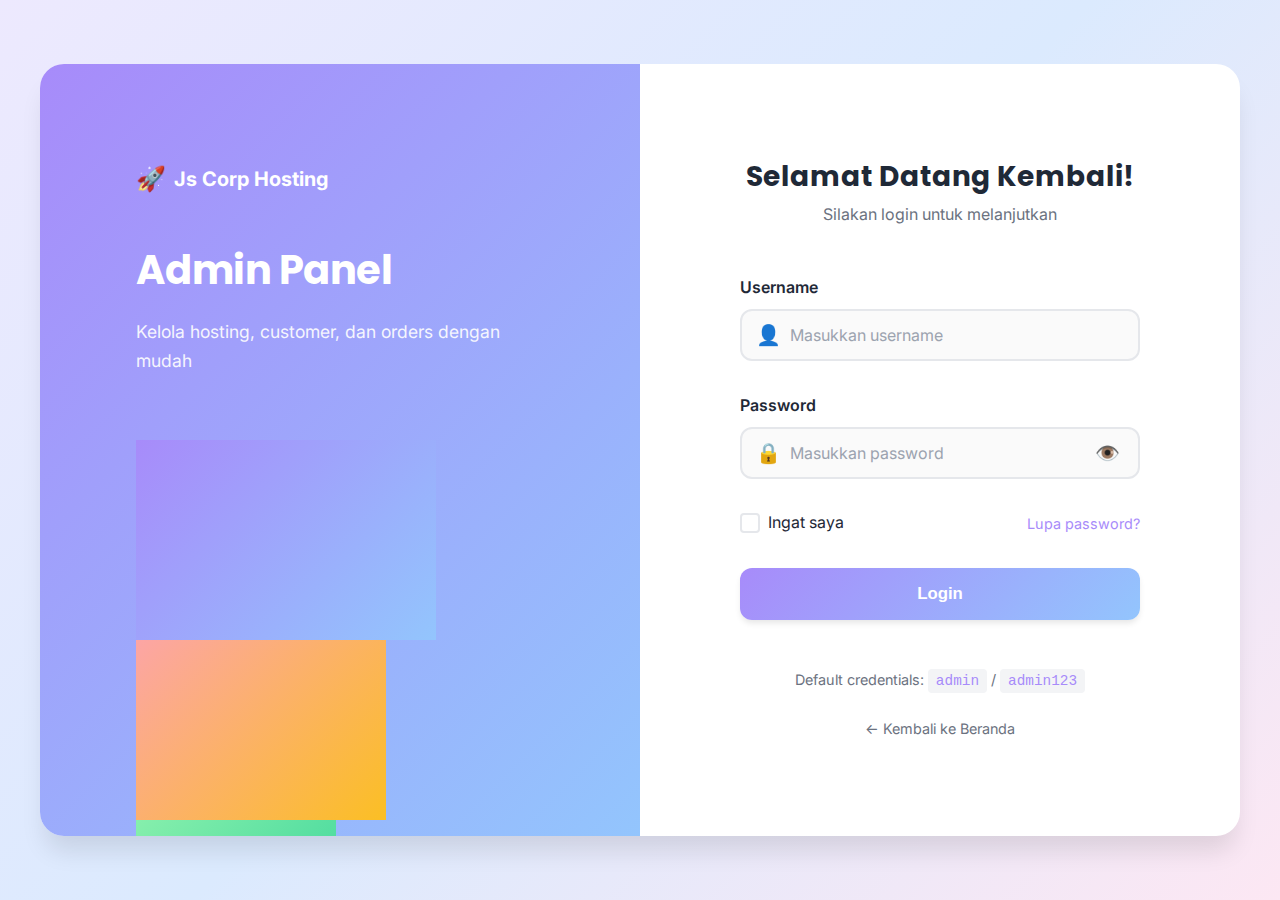
<file: admin-login.html>
<!DOCTYPE html>
<html lang="id">

<head>
    <meta charset="UTF-8">
    <meta name="viewport" content="width=device-width, initial-scale=1.0">
    <title>Admin Login - Js Corp Hosting</title>
    <link rel="stylesheet" href="style.css">
    <link rel="stylesheet" href="admin-style.css">
    <link rel="preconnect" href="https://fonts.googleapis.com">
    <link rel="preconnect" href="https://fonts.gstatic.com" crossorigin>
    <link
        href="https://fonts.googleapis.com/css2?family=Inter:wght@400;500;600;700&family=Poppins:wght@600;700;800&display=swap"
        rel="stylesheet">
</head>

<body class="login-page">
    <div class="login-container">
        <div class="login-left">
            <div class="login-branding">
                <div class="logo">
                    <span class="logo-icon">🚀</span>
                    <span class="logo-text">Js Corp Hosting</span>
                </div>
                <h1>Admin Panel</h1>
                <p>Kelola hosting, customer, dan orders dengan mudah</p>
            </div>
            <div class="login-illustration">
                <div class="floating-card card-1"></div>
                <div class="floating-card card-2"></div>
                <div class="floating-card card-3"></div>
            </div>
        </div>

        <div class="login-right">
            <div class="login-form-container">
                <div class="login-header">
                    <h2>Selamat Datang Kembali!</h2>
                    <p>Silakan login untuk melanjutkan</p>
                </div>

                <form id="loginForm" class="login-form">
                    <div class="alert alert-error" id="errorAlert" style="display: none;">
                        <span class="alert-icon">⚠️</span>
                        <span class="alert-message" id="errorMessage"></span>
                    </div>

                    <div class="form-group">
                        <label for="username">Username</label>
                        <div class="input-wrapper">
                            <span class="input-icon">👤</span>
                            <input type="text" id="username" name="username" class="form-input"
                                placeholder="Masukkan username" required autocomplete="username">
                        </div>
                    </div>

                    <div class="form-group">
                        <label for="password">Password</label>
                        <div class="input-wrapper">
                            <span class="input-icon">🔒</span>
                            <input type="password" id="password" name="password" class="form-input"
                                placeholder="Masukkan password" required autocomplete="current-password">
                            <button type="button" class="toggle-password" id="togglePassword">
                                <span class="eye-icon">👁️</span>
                            </button>
                        </div>
                    </div>

                    <div class="form-group-row">
                        <label class="checkbox-label">
                            <input type="checkbox" id="rememberMe" name="rememberMe">
                            <span class="checkbox-custom"></span>
                            <span>Ingat saya</span>
                        </label>
                        <a href="#" class="forgot-password">Lupa password?</a>
                    </div>

                    <button type="submit" class="btn btn-primary btn-block btn-large" id="loginBtn">
                        <span id="loginBtnText">Login</span>
                        <span id="loginBtnLoader" class="btn-loader" style="display: none;">
                            <span class="spinner"></span>
                        </span>
                    </button>
                </form>

                <div class="login-footer">
                    <p>Default credentials: <code>admin</code> / <code>admin123</code></p>
                    <a href="index.html" class="back-to-home">← Kembali ke Beranda</a>
                </div>
            </div>
        </div>
    </div>

    <script src="admin-script.js"></script>
    <script>
        // Initialize login page
        document.addEventListener('DOMContentLoaded', () => {
            // Check if already logged in
            if (Auth.isAuthenticated()) {
                window.location.href = 'admin-dashboard.html';
            }

            // Handle login form submission
            const loginForm = document.getElementById('loginForm');
            const errorAlert = document.getElementById('errorAlert');
            const errorMessage = document.getElementById('errorMessage');
            const loginBtn = document.getElementById('loginBtn');
            const loginBtnText = document.getElementById('loginBtnText');
            const loginBtnLoader = document.getElementById('loginBtnLoader');

            loginForm.addEventListener('submit', async (e) => {
                e.preventDefault();

                // Hide previous errors
                errorAlert.style.display = 'none';

                // Show loading state
                loginBtn.disabled = true;
                loginBtnText.style.display = 'none';
                loginBtnLoader.style.display = 'inline-flex';

                // Get form data
                const username = document.getElementById('username').value;
                const password = document.getElementById('password').value;
                const rememberMe = document.getElementById('rememberMe').checked;

                // Simulate network delay
                await new Promise(resolve => setTimeout(resolve, 800));

                // Attempt login
                const result = Auth.login(username, password, rememberMe);

                if (result.success) {
                    // Show success and redirect
                    UI.showNotification('Login berhasil! Mengalihkan...', 'success');
                    setTimeout(() => {
                        window.location.href = 'admin-dashboard.html';
                    }, 500);
                } else {
                    // Show error
                    errorMessage.textContent = result.message;
                    errorAlert.style.display = 'flex';

                    // Reset button state
                    loginBtn.disabled = false;
                    loginBtnText.style.display = 'inline';
                    loginBtnLoader.style.display = 'none';
                }
            });

            // Toggle password visibility
            const togglePassword = document.getElementById('togglePassword');
            const passwordInput = document.getElementById('password');
            const eyeIcon = togglePassword.querySelector('.eye-icon');

            togglePassword.addEventListener('click', () => {
                const type = passwordInput.type === 'password' ? 'text' : 'password';
                passwordInput.type = type;
                eyeIcon.textContent = type === 'password' ? '👁️' : '🙈';
            });

            // Auto-fill demo credentials on forgot password click
            document.querySelector('.forgot-password').addEventListener('click', (e) => {
                e.preventDefault();
                document.getElementById('username').value = 'admin';
                document.getElementById('password').value = 'admin123';
                UI.showNotification('Demo credentials filled!', 'info');
            });
        });
    </script>
</body>

</html>
</file>
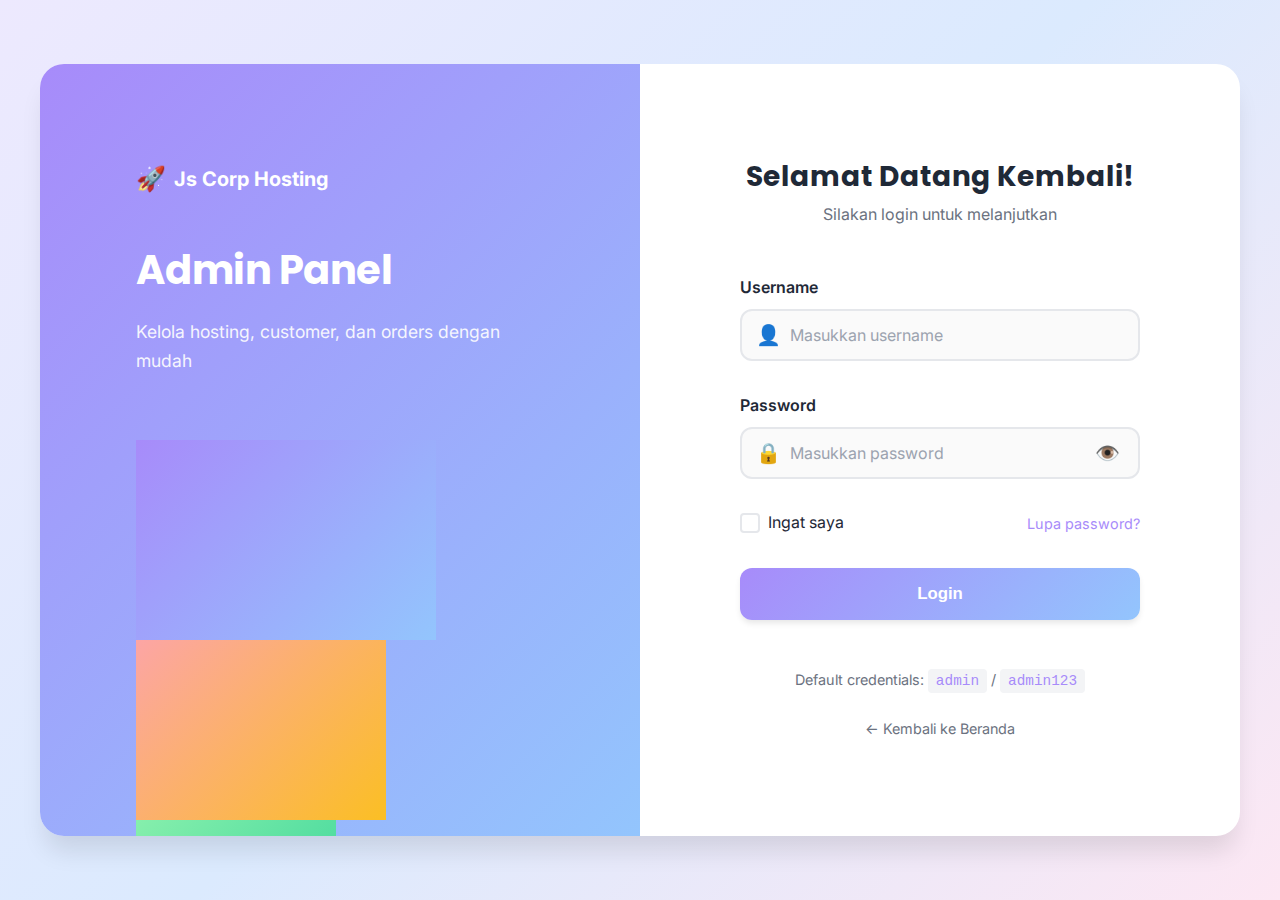
<file: admin-orders.html>
<!DOCTYPE html>
<html lang="id">

<head>
    <meta charset="UTF-8">
    <meta name="viewport" content="width=device-width, initial-scale=1.0">
    <title>Orders - Admin Panel</title>
    <link rel="stylesheet" href="style.css">
    <link rel="stylesheet" href="admin-style.css">
    <link rel="preconnect" href="https://fonts.googleapis.com">
    <link rel="preconnect" href="https://fonts.gstatic.com" crossorigin>
    <link
        href="https://fonts.googleapis.com/css2?family=Inter:wght@400;500;600;700&family=Poppins:wght@600;700;800&display=swap"
        rel="stylesheet">
</head>

<body class="admin-page">
    <div class="admin-layout">
        <!-- Sidebar -->
        <aside class="admin-sidebar">
            <div class="sidebar-header">
                <div class="logo">
                    <span class="logo-icon">🚀</span>
                    <span class="logo-text">Js Corp Hosting</span>
                </div>
            </div>
            <nav class="sidebar-nav">
                <ul>
                    <li class="sidebar-nav-item"><a href="admin-dashboard.html" class="sidebar-nav-link"><span
                                class="sidebar-nav-icon">📊</span><span>Dashboard</span></a></li>
                    <li class="sidebar-nav-item"><a href="admin-packages.html" class="sidebar-nav-link"><span
                                class="sidebar-nav-icon">📦</span><span>Paket Hosting</span></a></li>
                    <li class="sidebar-nav-item"><a href="admin-customers.html" class="sidebar-nav-link"><span
                                class="sidebar-nav-icon">👥</span><span>Customers</span></a></li>
                    <li class="sidebar-nav-item"><a href="admin-orders.html" class="sidebar-nav-link active"><span
                                class="sidebar-nav-icon">🛒</span><span>Orders</span></a></li>
                    <li class="sidebar-nav-item"><a href="index.html" class="sidebar-nav-link"><span
                                class="sidebar-nav-icon">🏠</span><span>Ke Website</span></a></li>
                </ul>
            </nav>
        </aside>

        <!-- Main Content -->
        <main class="admin-main">
            <div class="admin-navbar">
                <div class="navbar-title">
                    <h1>Orders</h1>
                    <div class="navbar-breadcrumb">Admin / Orders</div>
                </div>
                <div class="navbar-actions">
                    <button class="theme-toggle" id="themeToggle"><span class="theme-icon">🌙</span></button>
                    <div class="navbar-user">
                        <div class="user-avatar">👤</div>
                        <div class="user-info">
                            <div class="user-name" id="userName">Admin</div>
                            <div class="user-role">Administrator</div>
                        </div>
                    </div>
                    <button class="btn btn-secondary" id="logoutBtn">Logout</button>
                </div>
            </div>

            <div class="table-container">
                <div class="table-header">
                    <h2 class="table-title">Daftar Orders</h2>
                    <div class="table-actions">
                        <div class="search-box">
                            <span class="search-icon">🔍</span>
                            <input type="text" class="search-input" id="searchInput" placeholder="Cari order...">
                        </div>
                        <button class="btn btn-primary" id="addOrderBtn">+ Tambah Order</button>
                    </div>
                </div>
                <table class="data-table">
                    <thead>
                        <tr>
                            <th>Order Number</th>
                            <th>Customer</th>
                            <th>Paket</th>
                            <th>Billing</th>
                            <th>Amount</th>
                            <th>Status</th>
                            <th>Tanggal</th>
                            <th>Aksi</th>
                        </tr>
                    </thead>
                    <tbody id="ordersTable"></tbody>
                </table>
            </div>
        </main>
    </div>

    <!-- Add/Edit Order Modal -->
    <div class="modal-overlay" id="orderModal">
        <div class="modal">
            <div class="modal-header">
                <h3 class="modal-title" id="modalTitle">Tambah Order</h3>
                <button class="modal-close" onclick="UI.closeModal('orderModal')">×</button>
            </div>
            <div class="modal-body">
                <form id="orderForm">
                    <input type="hidden" id="orderId">
                    <div class="form-group">
                        <label for="orderNumber">Order Number *</label>
                        <input type="text" id="orderNumber" class="form-input" placeholder="ORD-20260213-001" required>
                    </div>
                    <div class="form-group">
                        <label for="customerId">Customer *</label>
                        <select id="customerId" class="form-input" required>
                            <option value="">Pilih customer...</option>
                        </select>
                    </div>
                    <div class="form-group">
                        <label for="packageId">Paket *</label>
                        <select id="packageId" class="form-input" required>
                            <option value="">Pilih paket...</option>
                        </select>
                    </div>
                    <div class="form-group">
                        <label for="billingCycle">Billing Cycle *</label>
                        <select id="billingCycle" class="form-input" required>
                            <option value="monthly">Monthly</option>
                            <option value="yearly">Yearly</option>
                        </select>
                    </div>
                    <div class="form-group">
                        <label for="amount">Amount (Rp) *</label>
                        <input type="number" id="amount" class="form-input" placeholder="35000" required min="0"
                            readonly>
                    </div>
                    <div class="form-group">
                        <label for="startDate">Start Date *</label>
                        <input type="date" id="startDate" class="form-input" required>
                    </div>
                    <div class="form-group">
                        <label for="endDate">End Date *</label>
                        <input type="date" id="endDate" class="form-input" required>
                    </div>
                    <div class="form-group">
                        <label for="status">Status *</label>
                        <select id="status" class="form-input" required>
                            <option value="pending">Pending</option>
                            <option value="active">Active</option>
                            <option value="suspended">Suspended</option>
                            <option value="cancelled">Cancelled</option>
                        </select>
                    </div>
                </form>
            </div>
            <div class="modal-footer">
                <button class="btn btn-secondary" onclick="UI.closeModal('orderModal')">Batal</button>
                <button class="btn btn-primary" id="saveOrderBtn">Simpan</button>
            </div>
        </div>
    </div>

    <script src="script.js"></script>
    <script src="admin-script.js"></script>
    <script>
        Auth.requireAuth();
        let currentOrderId = null;

        document.addEventListener('DOMContentLoaded', () => {
            initializePage();
            loadOrders();
        });

        function initializePage() {
            const user = Auth.getCurrentUser();
            if (user) document.getElementById('userName').textContent = user.username;

            const themeToggle = document.getElementById('themeToggle');
            const html = document.documentElement;
            const themeIcon = themeToggle.querySelector('.theme-icon');
            const currentTheme = localStorage.getItem('theme') || 'light';
            html.setAttribute('data-theme', currentTheme);
            themeIcon.textContent = currentTheme === 'light' ? '🌙' : '☀️';
            themeToggle.addEventListener('click', () => {
                const theme = html.getAttribute('data-theme');
                const newTheme = theme === 'light' ? 'dark' : 'light';
                html.setAttribute('data-theme', newTheme);
                localStorage.setItem('theme', newTheme);
                themeIcon.textContent = newTheme === 'light' ? '🌙' : '☀️';
            });

            document.getElementById('logoutBtn').addEventListener('click', () => {
                UI.confirm('Apakah Anda yakin ingin logout?', () => Auth.logout());
            });

            document.getElementById('addOrderBtn').addEventListener('click', () => openOrderModal());
            document.getElementById('saveOrderBtn').addEventListener('click', () => saveOrder());
            document.getElementById('searchInput').addEventListener('input', (e) => loadOrders(e.target.value));

            // Auto-calculate amount when package or billing cycle changes
            document.getElementById('packageId').addEventListener('change', updateAmount);
            document.getElementById('billingCycle').addEventListener('change', updateAmount);

            // Auto-calculate end date when start date or billing cycle changes
            document.getElementById('startDate').addEventListener('change', updateEndDate);
            document.getElementById('billingCycle').addEventListener('change', updateEndDate);
        }

        function loadOrders(searchQuery = '') {
            const orders = DataStore.getAll('orders');
            const customers = DataStore.getAll('customers');
            const packages = DataStore.getAll('packages');

            // Enrich orders with customer and package names
            let enrichedOrders = orders.map(order => {
                const customer = customers.find(c => c.id === order.customer_id);
                const pkg = packages.find(p => p.id === order.package_id);
                return {
                    ...order,
                    customer_name: customer ? customer.name : 'Unknown',
                    package_name: pkg ? pkg.name : 'Unknown'
                };
            });

            // Filter by search query
            if (searchQuery) {
                const lowerQuery = searchQuery.toLowerCase();
                enrichedOrders = enrichedOrders.filter(order =>
                    order.order_number.toLowerCase().includes(lowerQuery) ||
                    order.customer_name.toLowerCase().includes(lowerQuery) ||
                    order.package_name.toLowerCase().includes(lowerQuery)
                );
            }

            const tableBody = document.getElementById('ordersTable');

            if (enrichedOrders.length === 0) {
                tableBody.innerHTML = `<tr><td colspan="8" style="text-align: center; padding: 2rem; color: var(--text-secondary);">${searchQuery ? 'Tidak ada order yang ditemukan' : 'Belum ada order'}</td></tr>`;
                return;
            }

            tableBody.innerHTML = enrichedOrders.map(order => `
                <tr>
                    <td><strong>${order.order_number}</strong></td>
                    <td>${order.customer_name}</td>
                    <td>${order.package_name}</td>
                    <td><span class="badge badge-info">${order.billing_cycle}</span></td>
                    <td>${UI.formatCurrency(order.amount)}</td>
                    <td>${UI.getStatusBadge(order.status)}</td>
                    <td>${UI.formatDate(order.start_date)}</td>
                    <td>
                        <div class="action-buttons">
                            <button class="btn-icon btn-edit" onclick="editOrder('${order.id}')" title="Edit">✏️</button>
                            <button class="btn-icon btn-delete" onclick="deleteOrder('${order.id}')" title="Hapus">🗑️</button>
                        </div>
                    </td>
                </tr>
            `).join('');
        }

        function openOrderModal(orderId = null) {
            currentOrderId = orderId;
            const modalTitle = document.getElementById('modalTitle');
            const form = document.getElementById('orderForm');

            // Populate customer and package dropdowns
            populateCustomers();
            populatePackages();

            if (orderId) {
                const order = DataStore.getById('orders', orderId);
                if (!order) return;
                modalTitle.textContent = 'Edit Order';
                document.getElementById('orderId').value = order.id;
                document.getElementById('orderNumber').value = order.order_number;
                document.getElementById('customerId').value = order.customer_id;
                document.getElementById('packageId').value = order.package_id;
                document.getElementById('billingCycle').value = order.billing_cycle;
                document.getElementById('amount').value = order.amount;
                document.getElementById('startDate').value = order.start_date;
                document.getElementById('endDate').value = order.end_date;
                document.getElementById('status').value = order.status;
            } else {
                modalTitle.textContent = 'Tambah Order';
                form.reset();
                document.getElementById('status').value = 'pending';
                // Generate order number
                const today = new Date();
                const dateStr = today.toISOString().split('T')[0].replace(/-/g, '');
                const orderCount = DataStore.getAll('orders').length + 1;
                document.getElementById('orderNumber').value = `ORD-${dateStr}-${String(orderCount).padStart(3, '0')}`;
                // Set default start date to today
                document.getElementById('startDate').value = today.toISOString().split('T')[0];
            }

            UI.openModal('orderModal');
        }

        function populateCustomers() {
            const customers = DataStore.getAll('customers').filter(c => c.status === 'active');
            const select = document.getElementById('customerId');
            const currentValue = select.value;

            select.innerHTML = '<option value="">Pilih customer...</option>' +
                customers.map(c => `<option value="${c.id}">${c.name}</option>`).join('');

            if (currentValue) select.value = currentValue;
        }

        function populatePackages() {
            const packages = DataStore.getAll('packages').filter(p => p.status === 'active');
            const select = document.getElementById('packageId');
            const currentValue = select.value;

            select.innerHTML = '<option value="">Pilih paket...</option>' +
                packages.map(p => `<option value="${p.id}">${p.name} - ${UI.formatCurrency(p.price_monthly)}/bulan</option>`).join('');

            if (currentValue) select.value = currentValue;
        }

        function updateAmount() {
            const packageId = document.getElementById('packageId').value;
            const billingCycle = document.getElementById('billingCycle').value;

            if (!packageId) return;

            const pkg = DataStore.getById('packages', packageId);
            if (!pkg) return;

            const amount = billingCycle === 'yearly' ? pkg.price_yearly : pkg.price_monthly;
            document.getElementById('amount').value = amount;
        }

        function updateEndDate() {
            const startDate = document.getElementById('startDate').value;
            const billingCycle = document.getElementById('billingCycle').value;

            if (!startDate) return;

            const start = new Date(startDate);
            const end = new Date(start);

            if (billingCycle === 'yearly') {
                end.setFullYear(end.getFullYear() + 1);
            } else {
                end.setMonth(end.getMonth() + 1);
            }

            document.getElementById('endDate').value = end.toISOString().split('T')[0];
        }

        function saveOrder() {
            const orderData = {
                order_number: document.getElementById('orderNumber').value,
                customer_id: document.getElementById('customerId').value,
                package_id: document.getElementById('packageId').value,
                billing_cycle: document.getElementById('billingCycle').value,
                amount: parseInt(document.getElementById('amount').value),
                start_date: document.getElementById('startDate').value,
                end_date: document.getElementById('endDate').value,
                status: document.getElementById('status').value
            };

            if (currentOrderId) {
                DataStore.update('orders', currentOrderId, orderData);
                UI.showNotification('Order berhasil diupdate!', 'success');
            } else {
                DataStore.create('orders', orderData);
                UI.showNotification('Order berhasil ditambahkan!', 'success');
            }

            UI.closeModal('orderModal');
            loadOrders();
        }

        function editOrder(id) {
            openOrderModal(id);
        }

        function deleteOrder(id) {
            const order = DataStore.getById('orders', id);
            if (!order) return;

            UI.confirm(`Hapus order "${order.order_number}"?`, () => {
                DataStore.delete('orders', id);
                UI.showNotification('Order berhasil dihapus!', 'success');
                loadOrders();
            });
        }
    </script>
</body>

</html>
</file>
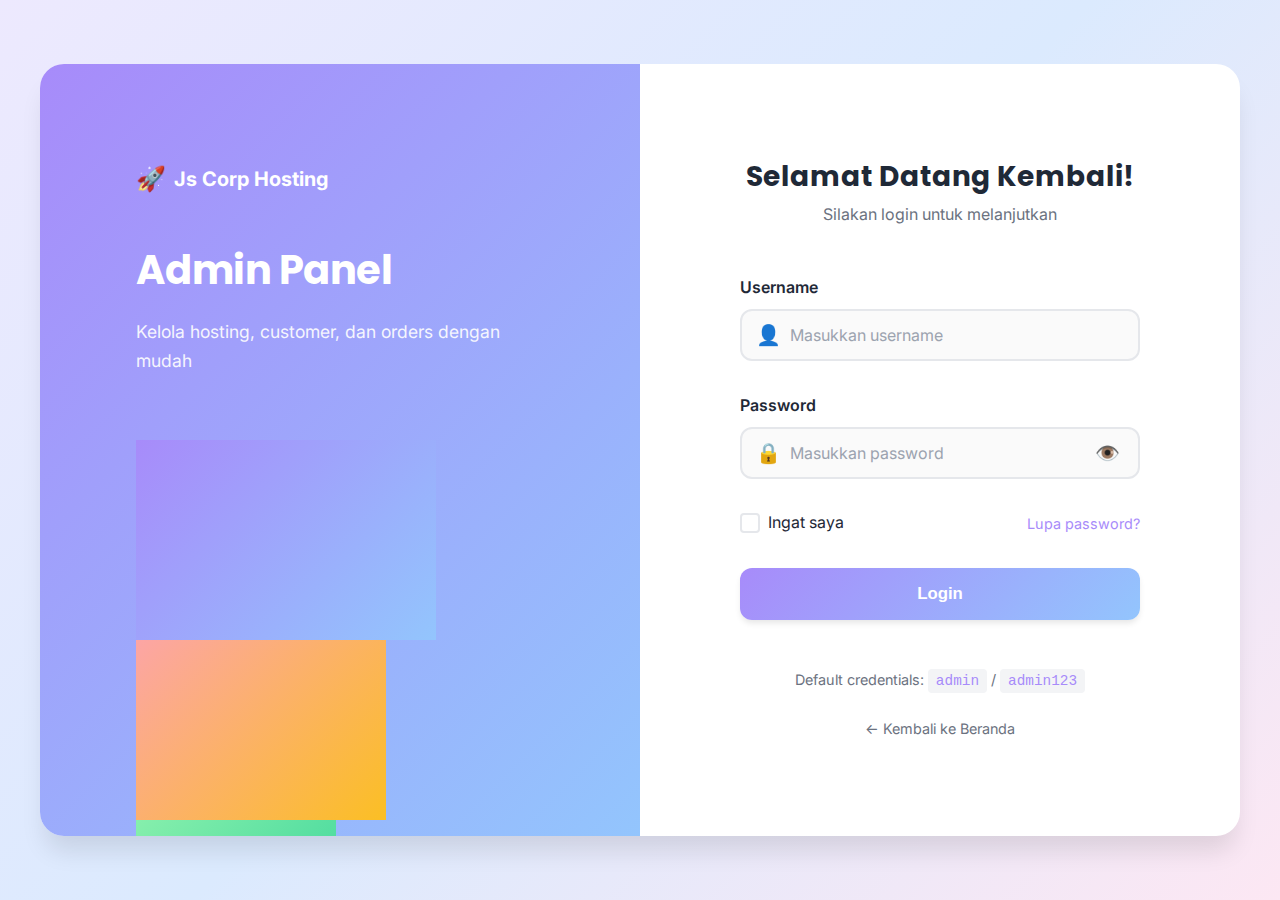
<file: admin-packages.html>
<!DOCTYPE html>
<html lang="id">

<head>
    <meta charset="UTF-8">
    <meta name="viewport" content="width=device-width, initial-scale=1.0">
    <title>Paket Hosting - Admin Panel</title>
    <link rel="preconnect" href="https://fonts.googleapis.com">
    <link rel="preconnect" href="https://fonts.gstatic.com" crossorigin>
    <link
        href="https://fonts.googleapis.com/css2?family=Inter:wght@400;500;600;700&family=Poppins:wght@600;700;800&display=swap"
        rel="stylesheet">
    <style>
        /* ===== RESET & BASE ===== */
        * {
            margin: 0;
            padding: 0;
            box-sizing: border-box;
        }

        :root {
            /* Colors matching website */
            --primary: #A78BFA;
            --primary-dark: #8B5CF6;
            --secondary: #93C5FD;
            --accent: #FCA5A5;
            --success: #86EFAC;
            --warning: #FDE047;
            --danger: #FCA5A5;

            /* Gradients */
            --gradient-primary: linear-gradient(135deg, #A78BFA 0%, #93C5FD 100%);
            --gradient-card: linear-gradient(135deg, rgba(167, 139, 250, 0.1) 0%, rgba(147, 197, 253, 0.1) 100%);

            /* Light theme */
            --bg-main: #F8FAFC;
            --bg-card: #FFFFFF;
            --bg-sidebar: #FFFFFF;
            --text-primary: #1E293B;
            --text-secondary: #64748B;
            --border: #E2E8F0;
            --shadow: 0 1px 3px rgba(0, 0, 0, 0.1);
            --shadow-lg: 0 10px 25px rgba(0, 0, 0, 0.1);
        }

        [data-theme="dark"] {
            --bg-main: #0F172A;
            --bg-card: #1E293B;
            --bg-sidebar: #1E293B;
            --text-primary: #F1F5F9;
            --text-secondary: #94A3B8;
            --border: #334155;
            --shadow: 0 1px 3px rgba(0, 0, 0, 0.3);
            --shadow-lg: 0 10px 25px rgba(0, 0, 0, 0.5);
        }

        body {
            font-family: 'Inter', sans-serif;
            background: var(--bg-main);
            color: var(--text-primary);
            line-height: 1.6;
        }

        /* ===== LAYOUT ===== */
        .dashboard-container {
            display: flex;
            min-height: 100vh;
        }

        /* ===== SIDEBAR ===== */
        .sidebar {
            width: 260px;
            background: var(--bg-sidebar);
            border-right: 1px solid var(--border);
            position: fixed;
            height: 100vh;
            overflow-y: auto;
            z-index: 100;
            transition: all 0.3s ease;
        }

        .sidebar-header {
            padding: 1.5rem;
            border-bottom: 1px solid var(--border);
        }

        .logo {
            display: flex;
            align-items: center;
            gap: 0.75rem;
            text-decoration: none;
            color: var(--text-primary);
        }

        .logo-icon {
            font-size: 2rem;
        }

        .logo-text {
            font-family: 'Poppins', sans-serif;
            font-weight: 700;
            font-size: 1.25rem;
        }

        .sidebar-nav {
            padding: 1rem;
        }

        .nav-item {
            margin-bottom: 0.5rem;
        }

        .nav-link {
            display: flex;
            align-items: center;
            gap: 0.75rem;
            padding: 0.75rem 1rem;
            border-radius: 0.75rem;
            text-decoration: none;
            color: var(--text-secondary);
            font-weight: 500;
            transition: all 0.2s ease;
        }

        .nav-link:hover {
            background: var(--gradient-card);
            color: var(--primary);
        }

        .nav-link.active {
            background: var(--gradient-primary);
            color: white;
        }

        .nav-icon {
            font-size: 1.25rem;
            width: 24px;
            text-align: center;
        }

        /* ===== MAIN CONTENT ===== */
        .main-content {
            flex: 1;
            margin-left: 260px;
            padding: 2rem;
        }

        /* ===== TOP BAR ===== */
        .topbar {
            display: flex;
            justify-content: space-between;
            align-items: center;
            margin-bottom: 2rem;
        }

        .page-title {
            font-family: 'Poppins', sans-serif;
            font-size: 1.75rem;
            font-weight: 700;
        }

        .topbar-actions {
            display: flex;
            align-items: center;
            gap: 1rem;
        }

        .theme-toggle {
            width: 40px;
            height: 40px;
            border-radius: 50%;
            border: none;
            background: var(--bg-card);
            box-shadow: var(--shadow);
            cursor: pointer;
            font-size: 1.25rem;
            transition: all 0.2s ease;
        }

        .theme-toggle:hover {
            transform: scale(1.1);
        }

        .user-menu {
            display: flex;
            align-items: center;
            gap: 0.75rem;
            padding: 0.5rem 1rem;
            background: var(--bg-card);
            border-radius: 2rem;
            box-shadow: var(--shadow);
        }

        .user-avatar {
            width: 36px;
            height: 36px;
            border-radius: 50%;
            background: var(--gradient-primary);
            display: flex;
            align-items: center;
            justify-content: center;
            font-size: 1.25rem;
        }

        .user-info {
            display: flex;
            flex-direction: column;
        }

        .user-name {
            font-weight: 600;
            font-size: 0.9rem;
        }

        .user-role {
            font-size: 0.75rem;
            color: var(--text-secondary);
        }

        .btn {
            padding: 0.625rem 1.25rem;
            border-radius: 0.5rem;
            border: none;
            font-weight: 600;
            cursor: pointer;
            transition: all 0.2s ease;
        }

        .btn-primary {
            background: var(--gradient-primary);
            color: white;
        }

        .btn-primary:hover {
            transform: translateY(-2px);
            box-shadow: var(--shadow-lg);
        }

        /* ===== STATS GRID ===== */
        .stats-grid {
            display: grid;
            grid-template-columns: repeat(auto-fit, minmax(250px, 1fr));
            gap: 1.5rem;
            margin-bottom: 2rem;
        }

        .stat-card {
            background: var(--bg-card);
            padding: 1.5rem;
            border-radius: 1rem;
            box-shadow: var(--shadow);
            transition: all 0.3s ease;
            position: relative;
            overflow: hidden;
        }

        .stat-card::before {
            content: '';
            position: absolute;
            top: 0;
            left: 0;
            width: 100%;
            height: 4px;
        }

        .stat-card.revenue::before {
            background: var(--gradient-primary);
        }

        .stat-card.orders::before {
            background: linear-gradient(135deg, #86EFAC 0%, #34D399 100%);
        }

        .stat-card.customers::before {
            background: linear-gradient(135deg, #93C5FD 0%, #60A5FA 100%);
        }

        .stat-card.packages::before {
            background: linear-gradient(135deg, #FDE047 0%, #FBBF24 100%);
        }

        .stat-card:hover {
            transform: translateY(-5px);
            box-shadow: var(--shadow-lg);
        }

        .stat-header {
            display: flex;
            justify-content: space-between;
            align-items: flex-start;
            margin-bottom: 1rem;
        }

        .stat-title {
            font-size: 0.875rem;
            color: var(--text-secondary);
            font-weight: 500;
        }

        .stat-icon {
            width: 48px;
            height: 48px;
            border-radius: 0.75rem;
            display: flex;
            align-items: center;
            justify-content: center;
            font-size: 1.5rem;
        }

        .stat-card.revenue .stat-icon {
            background: linear-gradient(135deg, rgba(167, 139, 250, 0.2) 0%, rgba(147, 197, 253, 0.2) 100%);
        }

        .stat-card.orders .stat-icon {
            background: linear-gradient(135deg, rgba(134, 239, 172, 0.2) 0%, rgba(52, 211, 153, 0.2) 100%);
        }

        .stat-card.customers .stat-icon {
            background: linear-gradient(135deg, rgba(147, 197, 253, 0.2) 0%, rgba(96, 165, 250, 0.2) 100%);
        }

        .stat-card.packages .stat-icon {
            background: linear-gradient(135deg, rgba(253, 224, 71, 0.2) 0%, rgba(251, 191, 36, 0.2) 100%);
        }

        .stat-value {
            font-size: 2rem;
            font-weight: 700;
            margin-bottom: 0.5rem;
        }

        .stat-trend {
            display: flex;
            align-items: center;
            gap: 0.5rem;
            font-size: 0.875rem;
        }

        .trend-up {
            color: #10B981;
        }

        .trend-down {
            color: #EF4444;
        }

        /* ===== CONTENT GRID ===== */
        .content-grid {
            display: grid;
            grid-template-columns: 2fr 1fr;
            gap: 1.5rem;
            margin-bottom: 2rem;
        }

        .card {
            background: var(--bg-card);
            border-radius: 1rem;
            box-shadow: var(--shadow);
            overflow: hidden;
        }

        .card-header {
            padding: 1.5rem;
            border-bottom: 1px solid var(--border);
            display: flex;
            justify-content: space-between;
            align-items: center;
        }

        .card-title {
            font-size: 1.125rem;
            font-weight: 600;
        }

        .card-body {
            padding: 1.5rem;
        }

        /* ===== TABLE ===== */
        .table {
            width: 100%;
            border-collapse: collapse;
        }

        .table thead {
            background: var(--bg-main);
        }

        .table th {
            padding: 0.75rem 1rem;
            text-align: left;
            font-size: 0.875rem;
            font-weight: 600;
            color: var(--text-secondary);
            text-transform: uppercase;
            letter-spacing: 0.5px;
        }

        .table td {
            padding: 1rem;
            border-top: 1px solid var(--border);
        }

        .table tbody tr:hover {
            background: var(--bg-main);
        }

        /* ===== BADGE ===== */
        .badge {
            display: inline-flex;
            align-items: center;
            padding: 0.25rem 0.75rem;
            border-radius: 9999px;
            font-size: 0.75rem;
            font-weight: 600;
        }

        .badge-success {
            background: rgba(134, 239, 172, 0.2);
            color: #10B981;
        }

        .badge-warning {
            background: rgba(253, 224, 71, 0.2);
            color: #F59E0B;
        }

        .badge-danger {
            background: rgba(252, 165, 165, 0.2);
            color: #EF4444;
        }

        /* ===== QUICK ACTIONS ===== */
        .quick-actions {
            display: flex;
            flex-direction: column;
            gap: 1rem;
        }

        .action-item {
            display: flex;
            align-items: center;
            gap: 1rem;
            padding: 1rem;
            background: var(--bg-main);
            border-radius: 0.75rem;
            transition: all 0.2s ease;
        }

        .action-item:hover {
            background: var(--gradient-card);
        }

        .action-icon {
            width: 40px;
            height: 40px;
            border-radius: 0.5rem;
            background: var(--gradient-primary);
            color: white;
            display: flex;
            align-items: center;
            justify-content: center;
            font-size: 1.25rem;
        }

        .action-content {
            flex: 1;
        }

        .action-title {
            font-weight: 600;
            font-size: 0.9rem;
            margin-bottom: 0.25rem;
        }

        .action-subtitle {
            font-size: 0.8rem;
            color: var(--text-secondary);
        }

        /* ===== PACKAGES PAGE SPECIFIC ===== */
        .table-container {
            background: var(--bg-card);
            border-radius: 1rem;
            box-shadow: var(--shadow);
            overflow: hidden;
            margin-bottom: 2rem;
        }

        .table-header {
            padding: 1.5rem;
            border-bottom: 1px solid var(--border);
            display: flex;
            justify-content: space-between;
            align-items: center;
            flex-wrap: wrap;
            gap: 1rem;
        }

        .table-title {
            font-size: 1.25rem;
            font-weight: 600;
        }

        .table-actions {
            display: flex;
            gap: 1rem;
            align-items: center;
        }

        .search-box {
            display: flex;
            align-items: center;
            gap: 0.5rem;
            padding: 0.5rem 1rem;
            background: var(--bg-main);
            border-radius: 0.5rem;
            border: 1px solid var(--border);
        }

        .search-icon {
            font-size: 1rem;
        }

        .search-input {
            border: none;
            background: transparent;
            outline: none;
            color: var(--text-primary);
            font-size: 0.9rem;
            width: 200px;
        }

        .data-table {
            width: 100%;
            border-collapse: collapse;
        }

        .data-table thead {
            background: var(--bg-main);
        }

        .data-table th {
            padding: 0.75rem 1rem;
            text-align: left;
            font-size: 0.875rem;
            font-weight: 600;
            color: var(--text-secondary);
            text-transform: uppercase;
            letter-spacing: 0.5px;
        }

        .data-table td {
            padding: 1rem;
            border-top: 1px solid var(--border);
        }

        .data-table tbody tr:hover {
            background: var(--bg-main);
        }

        .action-buttons {
            display: flex;
            gap: 0.5rem;
        }

        .btn-icon {
            width: 32px;
            height: 32px;
            border-radius: 0.5rem;
            border: none;
            cursor: pointer;
            display: flex;
            align-items: center;
            justify-content: center;
            font-size: 1rem;
            transition: all 0.2s ease;
        }

        .btn-edit {
            background: rgba(147, 197, 253, 0.2);
            color: #3B82F6;
        }

        .btn-edit:hover {
            background: rgba(147, 197, 253, 0.3);
        }

        .btn-delete {
            background: rgba(252, 165, 165, 0.2);
            color: #EF4444;
        }

        .btn-delete:hover {
            background: rgba(252, 165, 165, 0.3);
        }

        /* ===== MODAL ===== */
        .modal-overlay {
            position: fixed;
            top: 0;
            left: 0;
            right: 0;
            bottom: 0;
            background: rgba(0, 0, 0, 0.5);
            backdrop-filter: blur(4px);
            display: none;
            align-items: center;
            justify-content: center;
            z-index: 9999;
            opacity: 0;
            pointer-events: none;
            transition: opacity 0.3s ease;
        }

        .modal-overlay.active {
            display: flex;
            opacity: 1;
            pointer-events: all;
        }

        .modal {
            background: var(--bg-card);
            border-radius: 1rem;
            box-shadow: var(--shadow-lg);
            width: 90%;
            max-width: 600px;
            max-height: 90vh;
            overflow-y: auto;
        }

        .modal-header {
            padding: 1.5rem;
            border-bottom: 1px solid var(--border);
            display: flex;
            justify-content: space-between;
            align-items: center;
        }

        .modal-title {
            font-size: 1.25rem;
            font-weight: 600;
        }

        .modal-close {
            width: 32px;
            height: 32px;
            border-radius: 50%;
            border: none;
            background: var(--bg-main);
            color: var(--text-secondary);
            font-size: 1.5rem;
            cursor: pointer;
            display: flex;
            align-items: center;
            justify-content: center;
            transition: all 0.2s ease;
        }

        .modal-close:hover {
            background: var(--border);
        }

        .modal-body {
            padding: 1.5rem;
        }

        .modal-footer {
            padding: 1.5rem;
            border-top: 1px solid var(--border);
            display: flex;
            justify-content: flex-end;
            gap: 1rem;
        }

        /* ===== FORM ===== */
        .form-group {
            margin-bottom: 1.5rem;
        }

        .form-group label {
            display: block;
            margin-bottom: 0.5rem;
            font-weight: 500;
            color: var(--text-primary);
        }

        .form-input,
        .form-select,
        .form-textarea {
            width: 100%;
            padding: 0.75rem 1rem;
            border: 1px solid var(--border);
            border-radius: 0.5rem;
            background: var(--bg-main);
            color: var(--text-primary);
            font-size: 0.9rem;
            transition: all 0.2s ease;
        }

        .form-input:focus,
        .form-select:focus,
        .form-textarea:focus {
            outline: none;
            border-color: var(--primary);
            box-shadow: 0 0 0 3px rgba(167, 139, 250, 0.1);
        }

        .form-textarea {
            resize: vertical;
            min-height: 100px;
        }

        .form-row {
            display: grid;
            grid-template-columns: 1fr 1fr;
            gap: 1rem;
        }

        .btn-secondary {
            background: var(--bg-main);
            color: var(--text-primary);
            border: 1px solid var(--border);
        }

        .btn-secondary:hover {
            background: var(--border);
        }

        /* ===== RESPONSIVE ===== */
        @media (max-width: 1024px) {
            .content-grid {
                grid-template-columns: 1fr;
            }
        }

        @media (max-width: 768px) {
            .sidebar {
                transform: translateX(-100%);
            }

            .main-content {
                margin-left: 0;
            }

            .stats-grid {
                grid-template-columns: 1fr;
            }
        }
    </style>
</head>

<body class="admin-page">
    <div class="dashboard-container">
        <!-- Sidebar -->
        <aside class="sidebar">
            <div class="sidebar-header">
                <a href="#" class="logo">
                    <span class="logo-icon">🚀</span>
                    <span class="logo-text">Js Corp Hosting</span>
                </a>
            </div>

            <nav class="sidebar-nav">
                <div class="nav-item">
                    <a href="admin-dashboard.html" class="nav-link">
                        <span class="nav-icon">📊</span>
                        <span>Dashboard</span>
                    </a>
                </div>
                <div class="nav-item">
                    <a href="admin-packages.html" class="nav-link active">
                        <span class="nav-icon">📦</span>
                        <span>Paket Hosting</span>
                    </a>
                </div>
                <div class="nav-item">
                    <a href="admin-customers.html" class="nav-link">
                        <span class="nav-icon">👥</span>
                        <span>Customers</span>
                    </a>
                </div>
                <div class="nav-item">
                    <a href="admin-orders.html" class="nav-link">
                        <span class="nav-icon">🛒</span>
                        <span>Orders</span>
                    </a>
                </div>
                <div class="nav-item">
                    <a href="index.html" class="nav-link">
                        <span class="nav-icon">🏠</span>
                        <span>Ke Website</span>
                    </a>
                </div>
            </nav>
        </aside>

        <!-- Main Content -->
        <main class="main-content">
            <!-- Top Bar -->
            <div class="topbar">
                <h1 class="page-title">Paket Hosting</h1>
                <div class="topbar-actions">
                    <button class="theme-toggle" id="themeToggle">
                        <span id="themeIcon">🌙</span>
                    </button>
                    <div class="user-menu">
                        <div class="user-avatar">👤</div>
                        <div class="user-info">
                            <div class="user-name" id="userName">Admin</div>
                            <div class="user-role">Administrator</div>
                        </div>
                    </div>
                    <button class="btn btn-primary" id="logoutBtn">Logout</button>
                </div>
            </div>

            <!-- Packages Table -->
            <div class="table-container">
                <div class="table-header">
                    <h2 class="table-title">Daftar Paket Hosting</h2>
                    <div class="table-actions">
                        <div class="search-box">
                            <span class="search-icon">🔍</span>
                            <input type="text" class="search-input" id="searchInput" placeholder="Cari paket...">
                        </div>
                        <button class="btn btn-primary" id="addPackageBtn">
                            <span>+ Tambah Paket</span>
                        </button>
                    </div>
                </div>
                <table class="data-table">
                    <thead>
                        <tr>
                            <th>Nama Paket</th>
                            <th>Harga/Bulan</th>
                            <th>Harga/Tahun</th>
                            <th>Storage</th>
                            <th>Websites</th>
                            <th>Status</th>
                            <th>Aksi</th>
                        </tr>
                    </thead>
                    <tbody id="packagesTable">
                        <!-- Packages will be populated by JavaScript -->
                    </tbody>
                </table>
            </div>
        </main>
    </div>

    <!-- Add/Edit Package Modal -->
    <div class="modal-overlay" id="packageModal">
        <div class="modal">
            <div class="modal-header">
                <h3 class="modal-title" id="modalTitle">Tambah Paket Hosting</h3>
                <button class="modal-close" onclick="UI.closeModal('packageModal')">×</button>
            </div>
            <div class="modal-body">
                <form id="packageForm">
                    <input type="hidden" id="packageId">

                    <div class="form-group">
                        <label for="packageName">Nama Paket *</label>
                        <input type="text" id="packageName" class="form-input" placeholder="e.g. Professional" required>
                    </div>

                    <div class="form-group">
                        <label for="priceMonthly">Harga Bulanan (Rp) *</label>
                        <input type="number" id="priceMonthly" class="form-input" placeholder="35000" required min="0">
                    </div>

                    <div class="form-group">
                        <label for="priceYearly">Harga Tahunan (Rp) *</label>
                        <input type="number" id="priceYearly" class="form-input" placeholder="336000" required min="0">
                    </div>

                    <div class="form-group">
                        <label for="storage">Storage *</label>
                        <input type="text" id="storage" class="form-input" placeholder="5 GB SSD" required>
                    </div>

                    <div class="form-group">
                        <label for="bandwidth">Bandwidth *</label>
                        <input type="text" id="bandwidth" class="form-input" placeholder="Unlimited" required>
                    </div>

                    <div class="form-group">
                        <label for="websites">Jumlah Website *</label>
                        <input type="number" id="websites" class="form-input" placeholder="5" required min="1">
                    </div>

                    <div class="form-group">
                        <label for="email">Email *</label>
                        <input type="text" id="email" class="form-input" placeholder="Unlimited" required>
                    </div>

                    <div class="form-group">
                        <label for="support">Support *</label>
                        <input type="text" id="support" class="form-input" placeholder="Priority 24/7" required>
                    </div>

                    <div class="form-group">
                        <label for="features">Fitur (pisahkan dengan koma) *</label>
                        <textarea id="features" class="form-input" rows="3"
                            placeholder="5 GB SSD Storage, Unlimited Bandwidth, SSL Gratis" required></textarea>
                    </div>

                    <div class="form-group">
                        <label class="checkbox-label">
                            <input type="checkbox" id="ssl">
                            <span class="checkbox-custom"></span>
                            <span>SSL Gratis</span>
                        </label>
                    </div>

                    <div class="form-group">
                        <label class="checkbox-label">
                            <input type="checkbox" id="domain">
                            <span class="checkbox-custom"></span>
                            <span>Domain Gratis</span>
                        </label>
                    </div>

                    <div class="form-group">
                        <label for="status">Status *</label>
                        <select id="status" class="form-input" required>
                            <option value="active">Active</option>
                            <option value="inactive">Inactive</option>
                        </select>
                    </div>
                </form>
            </div>
            <div class="modal-footer">
                <button class="btn btn-secondary" onclick="UI.closeModal('packageModal')">Batal</button>
                <button class="btn btn-primary" id="savePackageBtn">Simpan</button>
            </div>
        </div>
    </div>

    <script src="admin-script.js"></script>
    <script>
        let currentPackageId = null;

        document.addEventListener('DOMContentLoaded', () => {
            Auth.requireAuth();
            initializePage();
            loadPackages();
        });

        function initializePage() {
            // User info
            const user = Auth.getCurrentUser();
            if (user) document.getElementById('userName').textContent = user.username;

            // Theme toggle
            const themeToggle = document.getElementById('themeToggle');
            const html = document.documentElement;
            const themeIcon = document.getElementById('themeIcon');
            const currentTheme = localStorage.getItem('theme') || 'light';
            html.setAttribute('data-theme', currentTheme);
            themeIcon.textContent = currentTheme === 'light' ? '🌙' : '☀️';
            themeToggle.addEventListener('click', () => {
                const theme = html.getAttribute('data-theme');
                const newTheme = theme === 'light' ? 'dark' : 'light';
                html.setAttribute('data-theme', newTheme);
                localStorage.setItem('theme', newTheme);
                themeIcon.textContent = newTheme === 'light' ? '🌙' : '☀️';
            });

            // Logout
            document.getElementById('logoutBtn').addEventListener('click', () => {
                UI.confirm('Apakah Anda yakin ingin logout?', () => Auth.logout());
            });

            // Add package button
            document.getElementById('addPackageBtn').addEventListener('click', () => {
                openPackageModal();
            });

            // Save package button
            document.getElementById('savePackageBtn').addEventListener('click', () => {
                savePackage();
            });

            // Search with debounce
            const debouncedSearch = debounce((query) => {
                loadPackages(query);
            }, 300);

            document.getElementById('searchInput').addEventListener('input', (e) => {
                debouncedSearch(e.target.value);
            });
        }

        function loadPackages(searchQuery = '') {
            const packages = searchQuery
                ? DataStore.search('packages', searchQuery, ['name', 'storage', 'support'])
                : DataStore.getAll('packages');

            const tableBody = document.getElementById('packagesTable');

            if (packages.length === 0) {
                tableBody.innerHTML = `
                    <tr>
                        <td colspan="7" style="text-align: center; padding: 2rem; color: var(--text-secondary);">
                            ${searchQuery ? 'Tidak ada paket yang ditemukan' : 'Belum ada paket hosting'}
                        </td>
                    </tr>
                `;
                return;
            }

            // Use DocumentFragment for better performance
            const fragment = document.createDocumentFragment();
            const tempDiv = document.createElement('div');

            tempDiv.innerHTML = packages.map(pkg => `
                <tr>
                    <td><strong>${pkg.name}</strong></td>
                    <td>${UI.formatCurrency(pkg.price_monthly)}</td>
                    <td>${UI.formatCurrency(pkg.price_yearly)}</td>
                    <td>${pkg.storage}</td>
                    <td>${pkg.websites === 999 ? 'Unlimited' : pkg.websites}</td>
                    <td>${UI.getStatusBadge(pkg.status)}</td>
                    <td>
                        <div class="action-buttons">
                            <button class="btn-icon btn-edit" onclick="editPackage('${pkg.id}')" title="Edit">✏️</button>
                            <button class="btn-icon btn-delete" onclick="deletePackage('${pkg.id}')" title="Hapus">🗑️</button>
                        </div>
                    </td>
                </tr>
            `).join('');

            while (tempDiv.firstChild) {
                fragment.appendChild(tempDiv.firstChild);
            }

            tableBody.innerHTML = '';
            tableBody.appendChild(fragment);
        }

        function openPackageModal(packageId = null) {
            currentPackageId = packageId;
            const modal = document.getElementById('packageModal');
            const modalTitle = document.getElementById('modalTitle');
            const form = document.getElementById('packageForm');

            if (packageId) {
                // Edit mode
                const pkg = DataStore.getById('packages', packageId);
                if (!pkg) return;

                modalTitle.textContent = 'Edit Paket Hosting';
                document.getElementById('packageId').value = pkg.id;
                document.getElementById('packageName').value = pkg.name;
                document.getElementById('priceMonthly').value = pkg.price_monthly;
                document.getElementById('priceYearly').value = pkg.price_yearly;
                document.getElementById('storage').value = pkg.storage;
                document.getElementById('bandwidth').value = pkg.bandwidth;
                document.getElementById('websites').value = pkg.websites;
                document.getElementById('email').value = pkg.email;
                document.getElementById('support').value = pkg.support;
                document.getElementById('features').value = pkg.features.join(', ');
                document.getElementById('ssl').checked = pkg.ssl;
                document.getElementById('domain').checked = pkg.domain;
                document.getElementById('status').value = pkg.status;
            } else {
                // Add mode
                modalTitle.textContent = 'Tambah Paket Hosting';
                form.reset();
                document.getElementById('ssl').checked = true;
                document.getElementById('status').value = 'active';
            }

            UI.openModal('packageModal');
        }

        function savePackage() {
            const packageData = {
                name: document.getElementById('packageName').value,
                price_monthly: parseInt(document.getElementById('priceMonthly').value),
                price_yearly: parseInt(document.getElementById('priceYearly').value),
                storage: document.getElementById('storage').value,
                bandwidth: document.getElementById('bandwidth').value,
                websites: parseInt(document.getElementById('websites').value),
                email: document.getElementById('email').value,
                support: document.getElementById('support').value,
                features: document.getElementById('features').value.split(',').map(f => f.trim()),
                ssl: document.getElementById('ssl').checked,
                domain: document.getElementById('domain').checked,
                status: document.getElementById('status').value
            };

            if (currentPackageId) {
                // Update
                DataStore.update('packages', currentPackageId, packageData);
                UI.showNotification('Paket berhasil diupdate!', 'success');
            } else {
                // Create
                DataStore.create('packages', packageData);
                UI.showNotification('Paket berhasil ditambahkan!', 'success');
            }

            UI.closeModal('packageModal');
            loadPackages();
        }

        function editPackage(id) {
            openPackageModal(id);
        }

        function deletePackage(id) {
            const pkg = DataStore.getById('packages', id);
            if (!pkg) return;

            UI.confirm(`Hapus paket "${pkg.name}"?`, () => {
                DataStore.delete('packages', id);
                UI.showNotification('Paket berhasil dihapus!', 'success');
                loadPackages();
            });
        }
    </script>
</body>

</html>
</file>
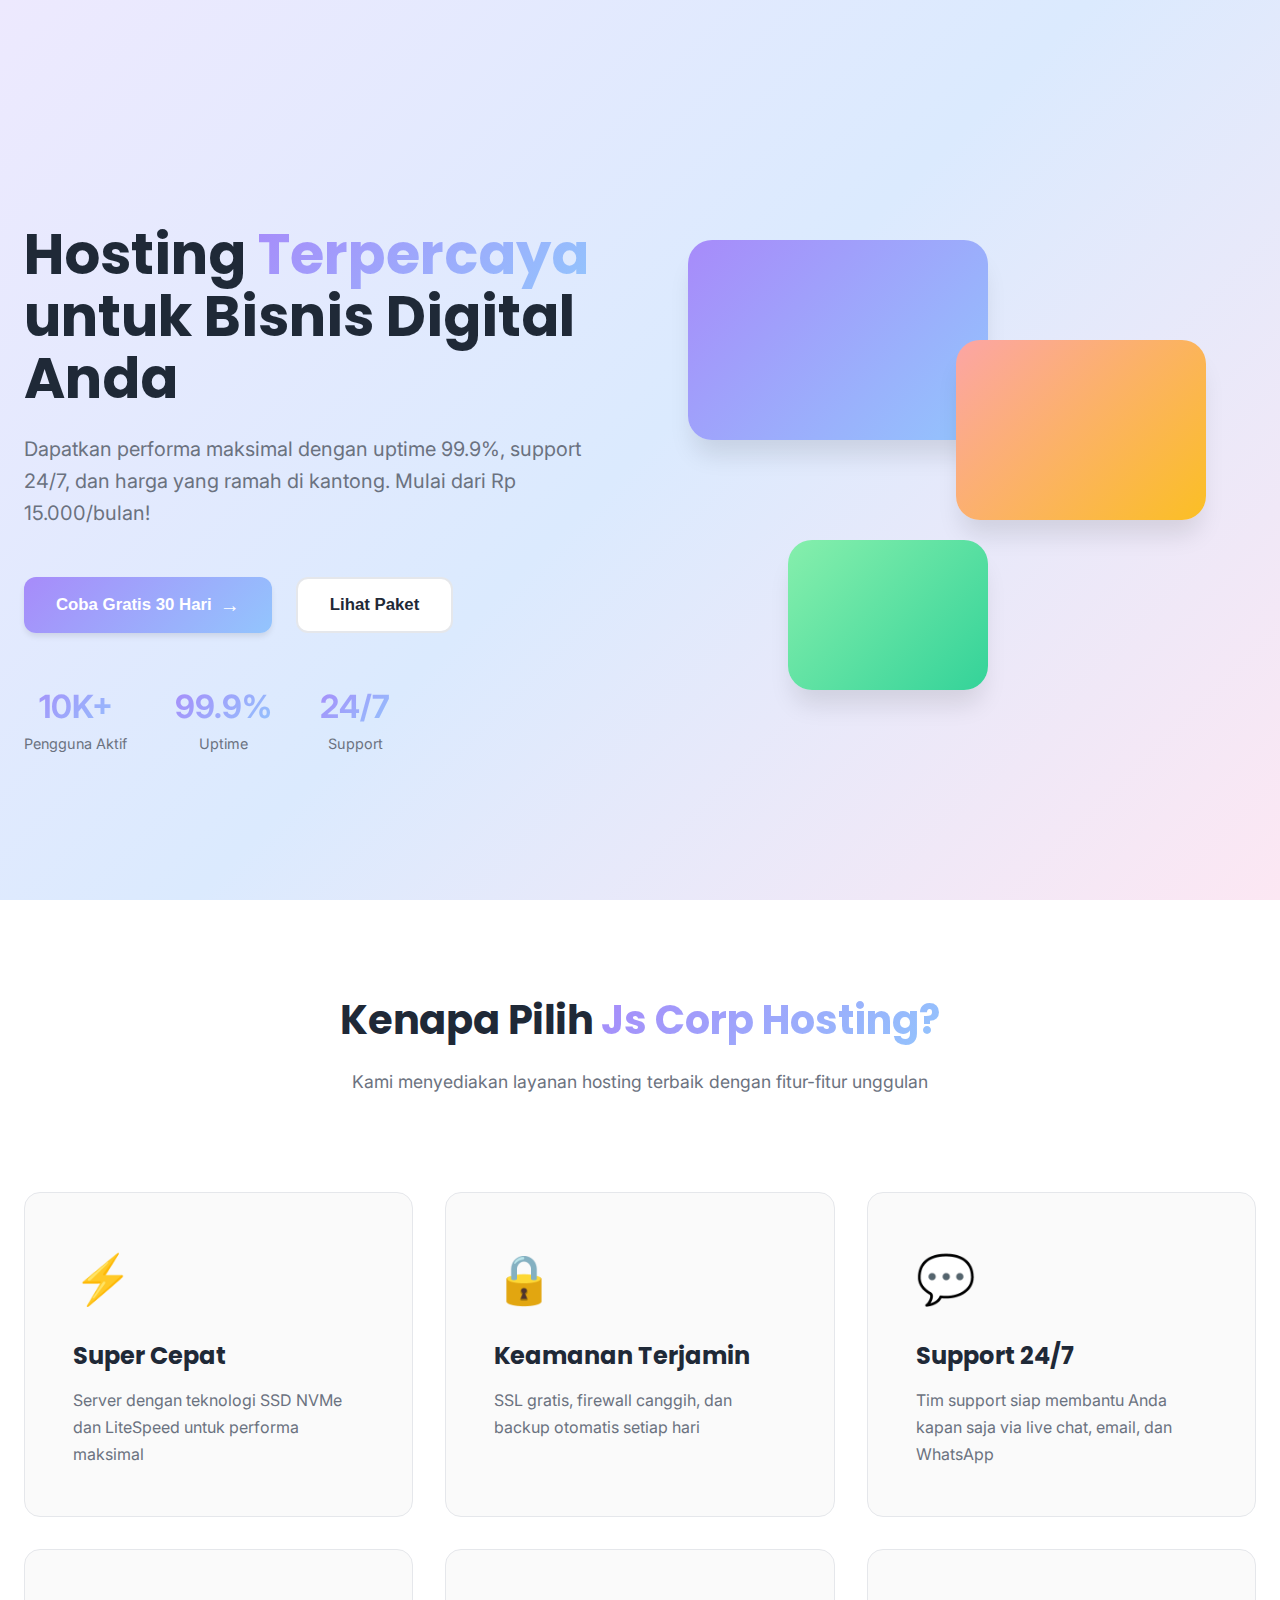
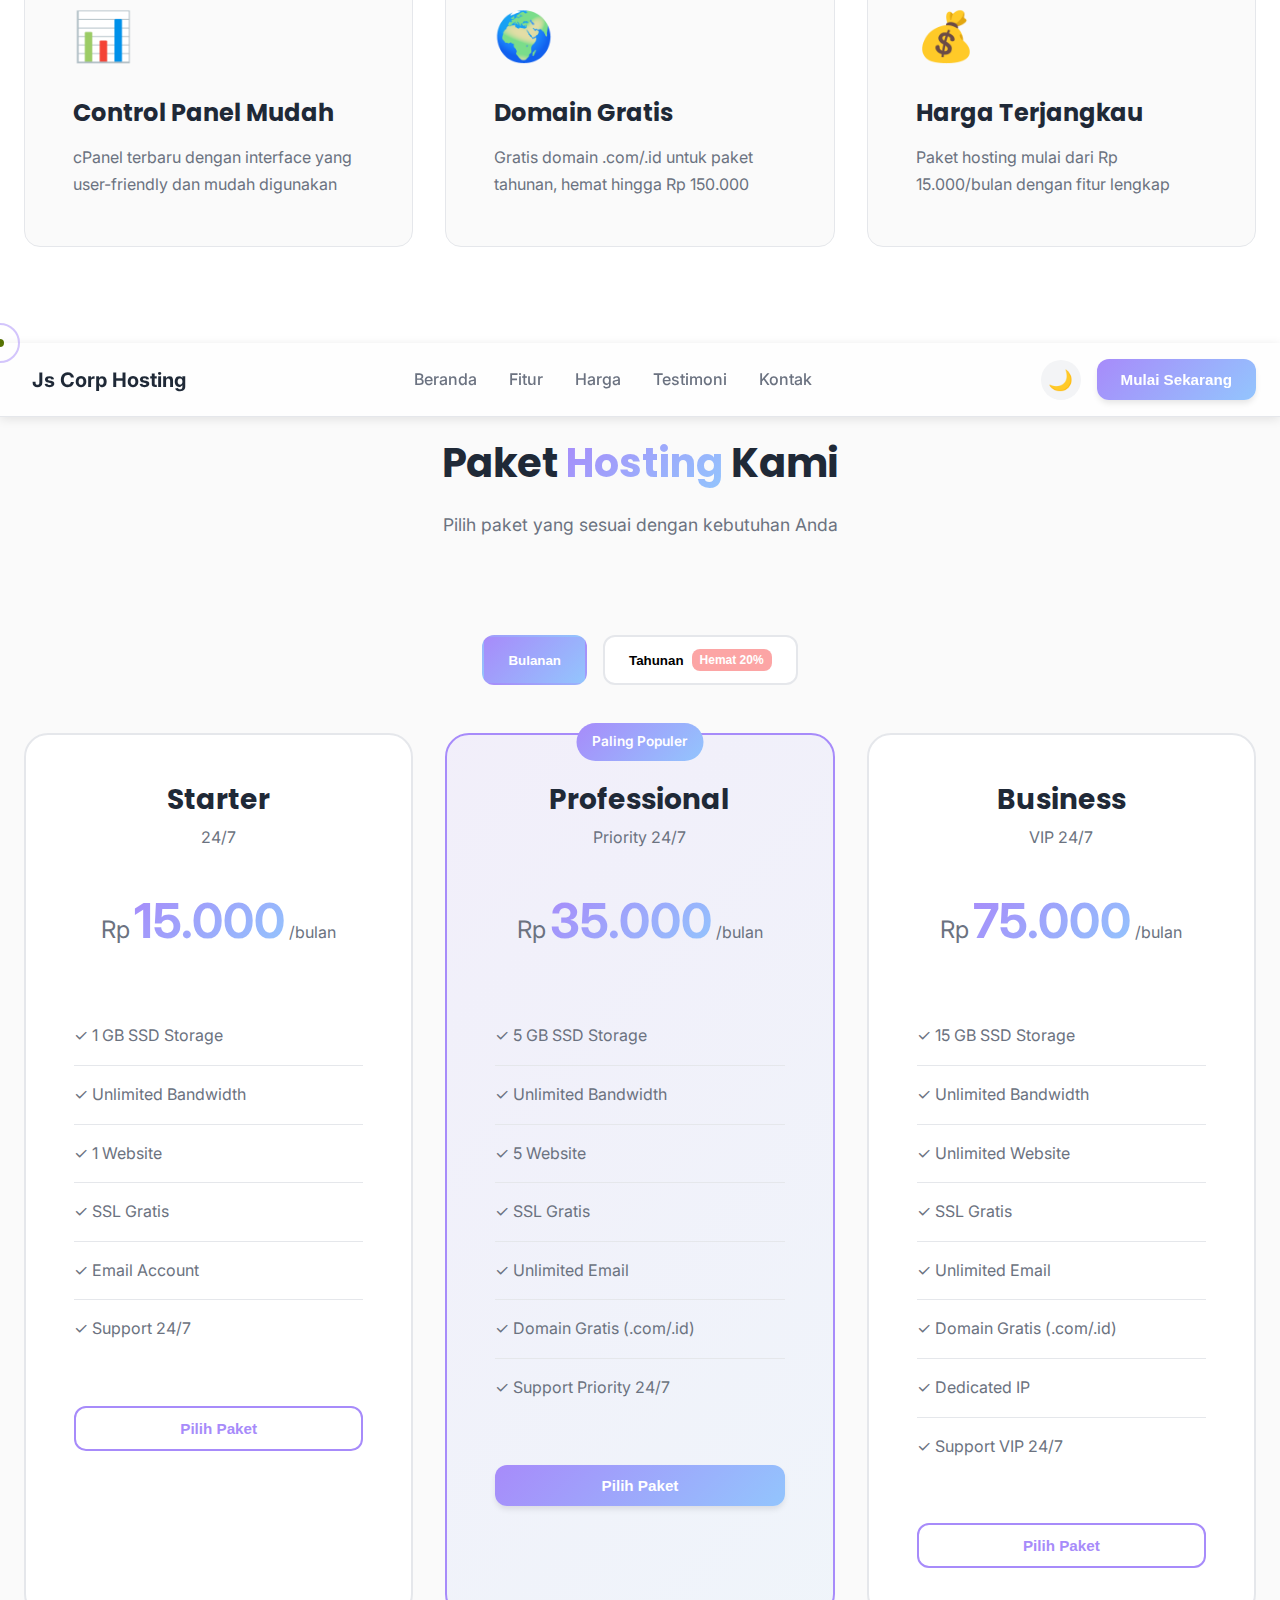
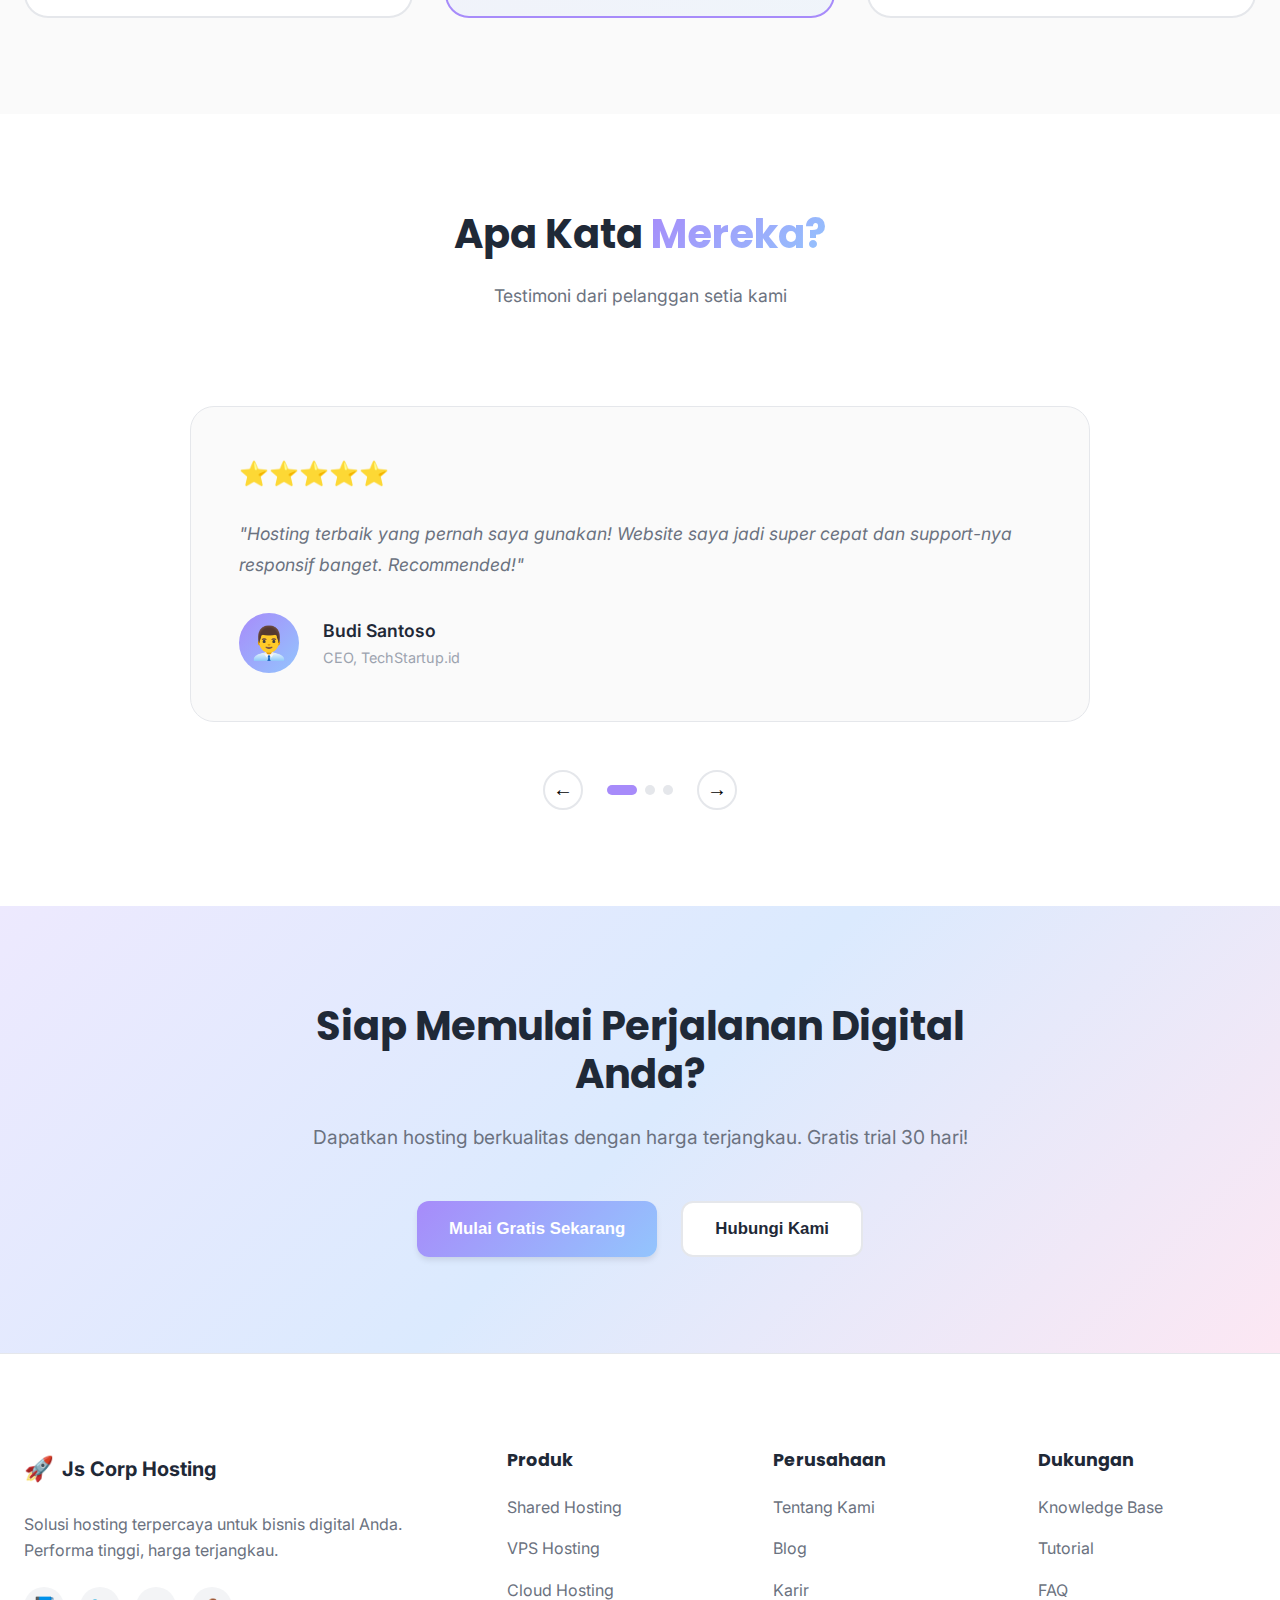
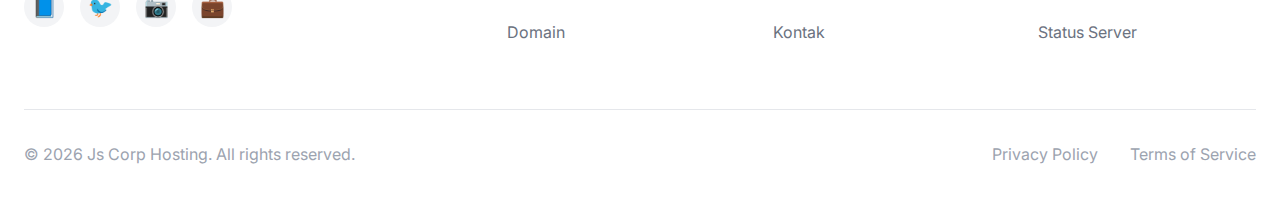
<file: checkout.html>
<!DOCTYPE html>
<html lang="id">

<head>
    <meta charset="UTF-8">
    <meta name="viewport" content="width=device-width, initial-scale=1.0">
    <title>Checkout - Js Corp Hosting</title>
    <link rel="stylesheet" href="style.css">
    <link rel="preconnect" href="https://fonts.googleapis.com">
    <link rel="preconnect" href="https://fonts.gstatic.com" crossorigin>
    <link
        href="https://fonts.googleapis.com/css2?family=Inter:wght@400;500;600;700&family=Poppins:wght@600;700;800&display=swap"
        rel="stylesheet">

    <!-- Midtrans Snap -->
    <script src="https://app.sandbox.midtrans.com/snap/snap.js"
        data-client-key="SB-Mid-client-61XuGAwQ8Bj8LxSS"></script>

    <style>
        .checkout-container {
            min-height: 100vh;
            padding: 6rem 0 4rem;
            background: linear-gradient(135deg, #667eea 0%, #764ba2 100%);
        }

        .checkout-wrapper {
            max-width: 1000px;
            margin: 0 auto;
            padding: 0 1.5rem;
        }

        .checkout-grid {
            display: grid;
            grid-template-columns: 1fr 400px;
            gap: 2rem;
            align-items: start;
        }

        .checkout-card {
            background: var(--bg-card);
            border-radius: 1.5rem;
            padding: 2rem;
            box-shadow: 0 20px 60px rgba(0, 0, 0, 0.3);
        }

        .card-title {
            font-size: 1.5rem;
            font-weight: 700;
            margin-bottom: 1.5rem;
            color: var(--text-primary);
        }

        .form-group {
            margin-bottom: 1.5rem;
        }

        .form-label {
            display: block;
            margin-bottom: 0.5rem;
            font-weight: 600;
            color: var(--text-primary);
        }

        .form-input,
        .form-select {
            width: 100%;
            padding: 0.875rem 1rem;
            border: 2px solid var(--border);
            border-radius: 0.75rem;
            background: var(--bg-main);
            color: var(--text-primary);
            font-size: 1rem;
            transition: all 0.3s ease;
        }

        .form-input:focus,
        .form-select:focus {
            outline: none;
            border-color: var(--primary);
            box-shadow: 0 0 0 4px rgba(167, 139, 250, 0.1);
        }

        .order-summary {
            position: sticky;
            top: 2rem;
        }

        .summary-item {
            display: flex;
            justify-content: space-between;
            padding: 1rem 0;
            border-bottom: 1px solid var(--border);
        }

        .summary-item:last-child {
            border-bottom: none;
        }

        .summary-label {
            color: var(--text-secondary);
        }

        .summary-value {
            font-weight: 600;
            color: var(--text-primary);
        }

        .summary-total {
            margin-top: 1rem;
            padding-top: 1rem;
            border-top: 2px solid var(--border);
        }

        .summary-total .summary-label {
            font-size: 1.125rem;
            font-weight: 600;
            color: var(--text-primary);
        }

        .summary-total .summary-value {
            font-size: 1.5rem;
            color: var(--primary);
        }

        .payment-methods {
            display: grid;
            gap: 1rem;
            margin-top: 1.5rem;
        }

        .payment-method {
            position: relative;
            padding: 1.5rem;
            border: 2px solid var(--border);
            border-radius: 1rem;
            cursor: pointer;
            transition: all 0.3s ease;
            background: var(--bg-main);
        }

        .payment-method:hover {
            border-color: var(--primary);
            transform: translateY(-2px);
            box-shadow: 0 8px 20px rgba(167, 139, 250, 0.2);
        }

        .payment-method input[type="radio"] {
            position: absolute;
            opacity: 0;
        }

        .payment-method input[type="radio"]:checked+.payment-content {
            border-left: 4px solid var(--primary);
            padding-left: 1.5rem;
        }

        .payment-method input[type="radio"]:checked~.payment-check {
            opacity: 1;
        }

        .payment-content {
            display: flex;
            align-items: center;
            gap: 1rem;
            transition: all 0.3s ease;
        }

        .payment-icon {
            font-size: 2rem;
            width: 60px;
            height: 60px;
            display: flex;
            align-items: center;
            justify-content: center;
            background: linear-gradient(135deg, var(--primary), var(--primary-dark));
            border-radius: 1rem;
        }

        .payment-info h3 {
            font-size: 1.125rem;
            font-weight: 600;
            margin-bottom: 0.25rem;
            color: var(--text-primary);
        }

        .payment-info p {
            font-size: 0.875rem;
            color: var(--text-secondary);
        }

        .payment-check {
            position: absolute;
            top: 1rem;
            right: 1rem;
            width: 24px;
            height: 24px;
            background: var(--primary);
            border-radius: 50%;
            display: flex;
            align-items: center;
            justify-content: center;
            opacity: 0;
            transition: opacity 0.3s ease;
        }

        .payment-check::after {
            content: '✓';
            color: white;
            font-weight: bold;
        }

        .btn-checkout {
            width: 100%;
            padding: 1rem;
            font-size: 1.125rem;
            font-weight: 600;
            margin-top: 1.5rem;
            border-radius: 0.75rem;
            transition: all 0.3s ease;
        }

        .btn-checkout:disabled {
            opacity: 0.5;
            cursor: not-allowed;
        }

        .package-badge {
            display: inline-block;
            padding: 0.5rem 1rem;
            background: linear-gradient(135deg, var(--primary), var(--primary-dark));
            color: white;
            border-radius: 2rem;
            font-weight: 600;
            margin-bottom: 1rem;
        }

        @media (max-width: 768px) {
            .checkout-grid {
                grid-template-columns: 1fr;
            }

            .order-summary {
                position: static;
                order: -1;
            }
        }
    </style>
</head>

<body>
    <div class="checkout-container">
        <div class="checkout-wrapper">
            <!-- Back Button -->
            <a href="index.html"
                style="display: inline-flex; align-items: center; gap: 0.5rem; color: white; text-decoration: none; margin-bottom: 2rem; font-weight: 600;">
                ← Kembali ke Beranda
            </a>

            <div class="checkout-grid">
                <!-- Checkout Form -->
                <div class="checkout-card">
                    <h2 class="card-title">Informasi Customer</h2>

                    <form id="checkoutForm">
                        <div class="form-group">
                            <label class="form-label" for="customerName">Nama Lengkap *</label>
                            <input type="text" id="customerName" class="form-input" placeholder="John Doe" required>
                        </div>

                        <div class="form-group">
                            <label class="form-label" for="customerEmail">Email *</label>
                            <input type="email" id="customerEmail" class="form-input" placeholder="john@example.com"
                                required>
                        </div>

                        <div class="form-group">
                            <label class="form-label" for="customerPhone">Nomor WhatsApp *</label>
                            <input type="tel" id="customerPhone" class="form-input" placeholder="08123456789" required>
                        </div>

                        <div class="form-group">
                            <label class="form-label" for="duration">Durasi Berlangganan *</label>
                            <select id="duration" class="form-select" required>
                                <option value="monthly">Bulanan</option>
                                <option value="yearly" selected>Tahunan (Hemat lebih banyak!)</option>
                            </select>
                        </div>

                        <h3 class="card-title" style="margin-top: 2rem;">Pilih Metode Pembayaran</h3>

                        <div class="payment-methods">
                            <!-- Midtrans Payment -->
                            <label class="payment-method">
                                <input type="radio" name="paymentMethod" value="midtrans" checked>
                                <div class="payment-content">
                                    <div class="payment-icon">💳</div>
                                    <div class="payment-info">
                                        <h3>Payment Gateway</h3>
                                        <p>Kartu Kredit, E-Wallet, Bank Transfer</p>
                                    </div>
                                </div>
                                <div class="payment-check"></div>
                            </label>

                            <!-- WhatsApp Payment -->
                            <label class="payment-method">
                                <input type="radio" name="paymentMethod" value="whatsapp">
                                <div class="payment-content">
                                    <div class="payment-icon">💬</div>
                                    <div class="payment-info">
                                        <h3>WhatsApp</h3>
                                        <p>Chat dengan admin untuk pembayaran manual</p>
                                    </div>
                                </div>
                                <div class="payment-check"></div>
                            </label>
                        </div>

                        <button type="submit" class="btn btn-primary btn-checkout" id="checkoutBtn">
                            Lanjutkan Pembayaran
                        </button>
                    </form>
                </div>

                <!-- Order Summary -->
                <div class="checkout-card order-summary">
                    <h2 class="card-title">Ringkasan Order</h2>

                    <div class="package-badge" id="packageBadge">Loading...</div>

                    <div class="summary-item">
                        <span class="summary-label">Paket</span>
                        <span class="summary-value" id="summaryPackage">-</span>
                    </div>

                    <div class="summary-item">
                        <span class="summary-label">Durasi</span>
                        <span class="summary-value" id="summaryDuration">Tahunan</span>
                    </div>

                    <div class="summary-item">
                        <span class="summary-label">Harga</span>
                        <span class="summary-value" id="summaryPrice">-</span>
                    </div>

                    <div class="summary-item summary-total">
                        <span class="summary-label">Total Pembayaran</span>
                        <span class="summary-value" id="summaryTotal">Rp 0</span>
                    </div>

                    <div
                        style="margin-top: 1.5rem; padding: 1rem; background: var(--bg-main); border-radius: 0.75rem; font-size: 0.875rem; color: var(--text-secondary);">
                        <strong style="color: var(--text-primary);">✨ Gratis:</strong>
                        <ul style="margin: 0.5rem 0 0 1.5rem; line-height: 1.8;">
                            <li>SSL Certificate</li>
                            <li>Daily Backup</li>
                            <li>24/7 Support</li>
                        </ul>
                    </div>
                </div>
            </div>
        </div>
    </div>

    <script src="admin-script.js"></script>
    <script src="payment-config.js"></script>
    <script>
        let selectedPackage = null;
        let selectedDuration = 'yearly';

        // Get package from URL parameter
        const urlParams = new URLSearchParams(window.location.search);
        const packageId = urlParams.get('package');

        document.addEventListener('DOMContentLoaded', () => {
            loadPackageInfo();
            setupEventListeners();
        });

        function loadPackageInfo() {
            if (!packageId) {
                alert('Paket tidak ditemukan! Silakan pilih paket terlebih dahulu.');
                window.location.href = 'index.html#pricing';
                return;
            }

            selectedPackage = DataStore.getById('packages', packageId);

            if (!selectedPackage) {
                alert('Paket tidak ditemukan!');
                window.location.href = 'index.html#pricing';
                return;
            }

            updateOrderSummary();
        }

        function setupEventListeners() {
            // Duration change
            document.getElementById('duration').addEventListener('change', (e) => {
                selectedDuration = e.target.value;
                updateOrderSummary();
            });

            // Form submit
            document.getElementById('checkoutForm').addEventListener('submit', (e) => {
                e.preventDefault();
                processCheckout();
            });
        }

        function updateOrderSummary() {
            const price = selectedDuration === 'monthly' ? selectedPackage.priceMonthly : selectedPackage.priceYearly;

            document.getElementById('packageBadge').textContent = selectedPackage.name;
            document.getElementById('summaryPackage').textContent = selectedPackage.name;
            document.getElementById('summaryDuration').textContent = selectedDuration === 'monthly' ? 'Bulanan' : 'Tahunan';
            document.getElementById('summaryPrice').textContent = 'Rp ' + price.toLocaleString('id-ID');
            document.getElementById('summaryTotal').textContent = 'Rp ' + price.toLocaleString('id-ID');
        }

        async function processCheckout() {
            const checkoutBtn = document.getElementById('checkoutBtn');
            checkoutBtn.disabled = true;
            checkoutBtn.textContent = 'Memproses...';

            // Get form data
            const customerName = document.getElementById('customerName').value;
            const customerEmail = document.getElementById('customerEmail').value;
            const customerPhone = document.getElementById('customerPhone').value;
            const paymentMethod = document.querySelector('input[name="paymentMethod"]:checked').value;

            const price = selectedDuration === 'monthly' ? selectedPackage.priceMonthly : selectedPackage.priceYearly;

            const orderData = {
                packageId: selectedPackage.id,
                packageName: selectedPackage.name,
                price: price,
                duration: selectedDuration,
                customerName: customerName,
                customerEmail: customerEmail,
                customerPhone: customerPhone
            };

            if (paymentMethod === 'midtrans') {
                await processMidtransPayment(orderData);
            } else {
                processWhatsAppPayment(orderData);
            }

            checkoutBtn.disabled = false;
            checkoutBtn.textContent = 'Lanjutkan Pembayaran';
        }

        async function processMidtransPayment(orderData) {
            try {
                // In production, you would call your backend API here to get snap token
                // For demo, we'll use Midtrans Snap directly

                const snapToken = await PaymentHelper.generateDemoSnapToken(orderData);

                PaymentHelper.openMidtransPayment(snapToken, {
                    onSuccess: (result) => {
                        console.log('Payment success:', result);

                        // Create order with paid status
                        const order = PaymentHelper.createOrder(
                            { ...orderData, transactionId: result.transaction_id },
                            'midtrans',
                            'paid'
                        );

                        UI.showNotification('Pembayaran berhasil! Order Anda sedang diproses.', 'success');

                        // Redirect to success page
                        setTimeout(() => {
                            window.location.href = 'index.html?order=' + order.id;
                        }, 2000);
                    },
                    onPending: (result) => {
                        console.log('Payment pending:', result);

                        // Create order with pending status
                        const order = PaymentHelper.createOrder(
                            { ...orderData, transactionId: result.transaction_id },
                            'midtrans',
                            'pending'
                        );

                        UI.showNotification('Pembayaran pending. Silakan selesaikan pembayaran Anda.', 'info');
                    },
                    onError: (result) => {
                        console.error('Payment error:', result);
                        UI.showNotification('Pembayaran gagal. Silakan coba lagi.', 'error');
                    }
                });

            } catch (error) {
                console.error('Error processing payment:', error);
                UI.showNotification('Terjadi kesalahan. Silakan coba lagi.', 'error');
            }
        }

        function processWhatsAppPayment(orderData) {
            // Create order with pending status
            const order = PaymentHelper.createOrder(orderData, 'whatsapp', 'pending');

            // Generate WhatsApp link
            const whatsappLink = PaymentHelper.generateWhatsAppLink(orderData);

            // Open WhatsApp
            window.open(whatsappLink, '_blank');

            // Show notification
            UI.showNotification('Anda akan diarahkan ke WhatsApp. Silakan chat dengan admin untuk melanjutkan pembayaran.', 'success');

            // Redirect after delay
            setTimeout(() => {
                window.location.href = 'index.html?order=' + order.id;
            }, 2000);
        }
    </script>
</body>

</html>
</file>
<file: style.css>
:root {
    /* Soft Gen Z Color Palette */
    --color-primary: #A78BFA;
    --color-primary-light: #C4B5FD;
    --color-primary-dark: #8B5CF6;
    --color-secondary: #93C5FD;
    --color-secondary-light: #BFDBFE;
    --color-secondary-dark: #60A5FA;
    --color-accent: #FCA5A5;
    --color-accent-light: #FECACA;
    --color-success: #86EFAC;
    --color-warning: #FDE047;

    /* Gradients */
    --gradient-primary: linear-gradient(135deg, #A78BFA 0%, #93C5FD 100%);
    --gradient-secondary: linear-gradient(135deg, #FCA5A5 0%, #FBBF24 100%);
    --gradient-hero: linear-gradient(135deg, #EDE9FE 0%, #DBEAFE 50%, #FCE7F3 100%);
    --gradient-card: linear-gradient(135deg, rgba(167, 139, 250, 0.1) 0%, rgba(147, 197, 253, 0.1) 100%);

    /* Light Mode Colors */
    --bg-primary: #FAFAFA;
    --bg-secondary: #FFFFFF;
    --bg-tertiary: #F3F4F6;
    --text-primary: #1F2937;
    --text-secondary: #6B7280;
    --text-tertiary: #9CA3AF;
    --border-color: #E5E7EB;
    --shadow-sm: 0 1px 2px 0 rgba(0, 0, 0, 0.05);
    --shadow-md: 0 4px 6px -1px rgba(0, 0, 0, 0.1);
    --shadow-lg: 0 10px 15px -3px rgba(0, 0, 0, 0.1);
    --shadow-xl: 0 20px 25px -5px rgba(0, 0, 0, 0.1);

    /* Typography */
    --font-primary: 'Inter', -apple-system, BlinkMacSystemFont, 'Segoe UI', sans-serif;
    --font-heading: 'Poppins', -apple-system, BlinkMacSystemFont, 'Segoe UI', sans-serif;

    /* Spacing */
    --spacing-xs: 0.5rem;
    --spacing-sm: 1rem;
    --spacing-md: 1.5rem;
    --spacing-lg: 2rem;
    --spacing-xl: 3rem;
    --spacing-2xl: 4rem;
    --spacing-3xl: 6rem;

    /* Border Radius */
    --radius-sm: 0.5rem;
    --radius-md: 0.75rem;
    --radius-lg: 1rem;
    --radius-xl: 1.5rem;
    --radius-full: 9999px;

    /* Transitions */
    --transition-fast: 150ms ease-in-out;
    --transition-base: 250ms ease-in-out;
    --transition-slow: 350ms ease-in-out;
}

/* Dark Mode */
[data-theme="dark"] {
    --bg-primary: #111827;
    --bg-secondary: #1F2937;
    --bg-tertiary: #374151;
    --text-primary: #F9FAFB;
    --text-secondary: #D1D5DB;
    --text-tertiary: #9CA3AF;
    --border-color: #374151;
    --shadow-sm: 0 1px 2px 0 rgba(0, 0, 0, 0.3);
    --shadow-md: 0 4px 6px -1px rgba(0, 0, 0, 0.4);
    --shadow-lg: 0 10px 15px -3px rgba(0, 0, 0, 0.5);
    --shadow-xl: 0 20px 25px -5px rgba(0, 0, 0, 0.6);
    --gradient-hero: linear-gradient(135deg, #1F2937 0%, #374151 50%, #4B5563 100%);
}

/* Reset & Base Styles */
* {
    margin: 0;
    padding: 0;
    box-sizing: border-box;
}

html {
    scroll-behavior: smooth;
}

body {
    font-family: var(--font-primary);
    background-color: var(--bg-primary);
    color: var(--text-primary);
    line-height: 1.6;
    transition: background-color var(--transition-base), color var(--transition-base);
}

.container {
    max-width: 1280px;
    margin: 0 auto;
    padding: 0 var(--spacing-md);
}

/* Typography */
h1,
h2,
h3,
h4,
h5,
h6 {
    font-family: var(--font-heading);
    font-weight: 700;
    line-height: 1.2;
}

.gradient-text {
    background: var(--gradient-primary);
    -webkit-background-clip: text;
    -webkit-text-fill-color: transparent;
    background-clip: text;
}

/* Navigation */
.navbar {
    position: fixed;
    top: 0;
    left: 0;
    right: 0;
    background: rgba(255, 255, 255, 0.8);
    backdrop-filter: blur(10px);
    -webkit-backdrop-filter: blur(10px);
    border-bottom: 1px solid var(--border-color);
    z-index: 1000;
    transition: all var(--transition-base);
}

[data-theme="dark"] .navbar {
    background: rgba(31, 41, 55, 0.8);
}

.nav-wrapper {
    display: flex;
    align-items: center;
    justify-content: space-between;
    padding: var(--spacing-sm) 0;
}

.logo {
    display: flex;
    align-items: center;
    gap: var(--spacing-xs);
    text-decoration: none;
    font-weight: 700;
    font-size: 1.25rem;
    color: var(--text-primary);
}

.logo-icon {
    font-size: 1.5rem;
}

.nav-menu {
    display: flex;
    list-style: none;
    gap: var(--spacing-lg);
}

.nav-link {
    text-decoration: none;
    color: var(--text-secondary);
    font-weight: 500;
    transition: color var(--transition-fast);
    position: relative;
}

.nav-link:hover {
    color: var(--color-primary);
}

.nav-link::after {
    content: '';
    position: absolute;
    bottom: -4px;
    left: 0;
    width: 0;
    height: 2px;
    background: var(--gradient-primary);
    transition: width var(--transition-base);
}

.nav-link:hover::after {
    width: 100%;
}

.nav-actions {
    display: flex;
    align-items: center;
    gap: var(--spacing-sm);
}

.theme-toggle {
    background: var(--bg-tertiary);
    border: none;
    width: 40px;
    height: 40px;
    border-radius: var(--radius-full);
    cursor: pointer;
    display: flex;
    align-items: center;
    justify-content: center;
    font-size: 1.25rem;
    transition: all var(--transition-base);
}

.theme-toggle:hover {
    transform: scale(1.1);
    background: var(--color-primary-light);
}

.mobile-menu-toggle {
    display: none;
    flex-direction: column;
    gap: 4px;
    background: none;
    border: none;
    cursor: pointer;
    padding: var(--spacing-xs);
}

.mobile-menu-toggle span {
    width: 24px;
    height: 2px;
    background: var(--text-primary);
    transition: all var(--transition-base);
}

/* Buttons */
.btn {
    padding: 0.75rem 1.5rem;
    border-radius: var(--radius-md);
    font-weight: 600;
    font-size: 0.95rem;
    cursor: pointer;
    transition: all var(--transition-base);
    border: none;
    display: inline-flex;
    align-items: center;
    gap: var(--spacing-xs);
    text-decoration: none;
}

.btn-primary {
    background: var(--gradient-primary);
    color: white;
    box-shadow: var(--shadow-md);
}

.btn-primary:hover {
    transform: translateY(-2px);
    box-shadow: var(--shadow-lg);
}

.btn-secondary {
    background: var(--bg-secondary);
    color: var(--text-primary);
    border: 2px solid var(--border-color);
}

.btn-secondary:hover {
    border-color: var(--color-primary);
    background: var(--bg-tertiary);
}

.btn-outline {
    background: transparent;
    color: var(--color-primary);
    border: 2px solid var(--color-primary);
}

.btn-outline:hover {
    background: var(--color-primary);
    color: white;
}

.btn-large {
    padding: 1rem 2rem;
    font-size: 1.05rem;
}

.btn-block {
    width: 100%;
    justify-content: center;
}

.btn-icon {
    font-size: 1.25rem;
}

/* Hero Section */
.hero {
    position: relative;
    min-height: 100vh;
    display: flex;
    align-items: center;
    padding-top: 80px;
    overflow: hidden;
}

.hero-background {
    position: absolute;
    top: 0;
    left: 0;
    right: 0;
    bottom: 0;
    background: var(--gradient-hero);
    z-index: -1;
}

.hero-content {
    display: grid;
    grid-template-columns: 1fr 1fr;
    gap: var(--spacing-3xl);
    align-items: center;
    padding: var(--spacing-3xl) 0;
}

.hero-title {
    font-size: 3.5rem;
    margin-bottom: var(--spacing-md);
    line-height: 1.1;
}

.hero-description {
    font-size: 1.25rem;
    color: var(--text-secondary);
    margin-bottom: var(--spacing-xl);
}

.hero-cta {
    display: flex;
    gap: var(--spacing-md);
    margin-bottom: var(--spacing-xl);
}

.hero-stats {
    display: flex;
    gap: var(--spacing-xl);
}

.stat-item {
    text-align: center;
}

.stat-number {
    font-size: 2rem;
    font-weight: 700;
    background: var(--gradient-primary);
    -webkit-background-clip: text;
    -webkit-text-fill-color: transparent;
    background-clip: text;
}

.stat-label {
    font-size: 0.9rem;
    color: var(--text-secondary);
}

/* Hero Visual */
.hero-visual {
    position: relative;
    height: 500px;
}

.visual-card {
    position: absolute;
    border-radius: var(--radius-xl);
    box-shadow: var(--shadow-xl);
}

.card-1 {
    width: 300px;
    height: 200px;
    background: var(--gradient-primary);
    top: 0;
    left: 0;
    animation: float 6s ease-in-out infinite;
}

.card-2 {
    width: 250px;
    height: 180px;
    background: var(--gradient-secondary);
    top: 100px;
    right: 50px;
    animation: float 8s ease-in-out infinite;
    animation-delay: 1s;
}

.card-3 {
    width: 200px;
    height: 150px;
    background: linear-gradient(135deg, #86EFAC 0%, #34D399 100%);
    bottom: 50px;
    left: 100px;
    animation: float 7s ease-in-out infinite;
    animation-delay: 2s;
}

@keyframes float {

    0%,
    100% {
        transform: translateY(0px);
    }

    50% {
        transform: translateY(-20px);
    }
}

/* Animations */
.animate-fade-in {
    animation: fadeIn 0.8s ease-out;
}

.animate-fade-in-delay-1 {
    animation: fadeIn 0.8s ease-out 0.2s both;
}

.animate-fade-in-delay-2 {
    animation: fadeIn 0.8s ease-out 0.4s both;
}

.animate-fade-in-delay-3 {
    animation: fadeIn 0.8s ease-out 0.6s both;
}

@keyframes fadeIn {
    from {
        opacity: 0;
        transform: translateY(20px);
    }

    to {
        opacity: 1;
        transform: translateY(0);
    }
}

/* Sections */
.section-header {
    text-align: center;
    margin-bottom: var(--spacing-3xl);
}

.section-title {
    font-size: 2.5rem;
    margin-bottom: var(--spacing-md);
}

.section-description {
    font-size: 1.1rem;
    color: var(--text-secondary);
}

/* Features Section */
.features {
    padding: var(--spacing-3xl) 0;
    background: var(--bg-secondary);
}

.features-grid {
    display: grid;
    grid-template-columns: repeat(auto-fit, minmax(300px, 1fr));
    gap: var(--spacing-lg);
}

.feature-card {
    background: var(--bg-primary);
    padding: var(--spacing-xl);
    border-radius: var(--radius-lg);
    border: 1px solid var(--border-color);
    transition: all var(--transition-base);
}

.feature-card:hover {
    transform: translateY(-5px);
    box-shadow: var(--shadow-lg);
    border-color: var(--color-primary);
}

.feature-icon {
    font-size: 3rem;
    margin-bottom: var(--spacing-md);
}

.feature-title {
    font-size: 1.5rem;
    margin-bottom: var(--spacing-sm);
}

.feature-description {
    color: var(--text-secondary);
    line-height: 1.7;
}

/* Pricing Section */
.pricing {
    padding: var(--spacing-3xl) 0;
}

.pricing-toggle {
    display: flex;
    justify-content: center;
    gap: var(--spacing-sm);
    margin-bottom: var(--spacing-xl);
}

.toggle-btn {
    padding: 0.75rem 1.5rem;
    border: 2px solid var(--border-color);
    background: var(--bg-secondary);
    border-radius: var(--radius-md);
    cursor: pointer;
    font-weight: 600;
    transition: all var(--transition-base);
    display: flex;
    align-items: center;
    gap: var(--spacing-xs);
}

.toggle-btn.active {
    background: var(--gradient-primary);
    color: white;
    border-color: transparent;
}

.badge {
    background: var(--color-accent);
    color: white;
    padding: 0.25rem 0.5rem;
    border-radius: var(--radius-sm);
    font-size: 0.75rem;
}

.pricing-grid {
    display: grid;
    grid-template-columns: repeat(auto-fit, minmax(300px, 1fr));
    gap: var(--spacing-lg);
}

.pricing-card {
    background: var(--bg-secondary);
    border: 2px solid var(--border-color);
    border-radius: var(--radius-xl);
    padding: var(--spacing-xl);
    transition: all var(--transition-base);
    position: relative;
}

.pricing-card:hover {
    transform: translateY(-10px);
    box-shadow: var(--shadow-xl);
}

.pricing-card.popular {
    border-color: var(--color-primary);
    background: var(--gradient-card);
}

.popular-badge {
    position: absolute;
    top: -12px;
    left: 50%;
    transform: translateX(-50%);
    background: var(--gradient-primary);
    color: white;
    padding: 0.5rem 1rem;
    border-radius: var(--radius-full);
    font-size: 0.85rem;
    font-weight: 600;
}

.pricing-header {
    text-align: center;
    margin-bottom: var(--spacing-lg);
}

.plan-name {
    font-size: 1.75rem;
    margin-bottom: var(--spacing-xs);
}

.plan-description {
    color: var(--text-secondary);
}

.pricing-price {
    text-align: center;
    margin-bottom: var(--spacing-xl);
}

.currency {
    font-size: 1.5rem;
    color: var(--text-secondary);
}

.amount {
    font-size: 3rem;
    font-weight: 700;
    background: var(--gradient-primary);
    -webkit-background-clip: text;
    -webkit-text-fill-color: transparent;
    background-clip: text;
}

.period {
    color: var(--text-secondary);
}

.pricing-features {
    list-style: none;
    margin-bottom: var(--spacing-xl);
}

.pricing-features li {
    padding: var(--spacing-sm) 0;
    border-bottom: 1px solid var(--border-color);
    color: var(--text-secondary);
}

.pricing-features li:last-child {
    border-bottom: none;
}

/* Testimonials Section */
.testimonials {
    padding: var(--spacing-3xl) 0;
    background: var(--bg-secondary);
}

.testimonials-carousel {
    position: relative;
    max-width: 900px;
    margin: 0 auto;
}

.testimonial-track {
    display: flex;
    gap: var(--spacing-lg);
    overflow: hidden;
}

.testimonial-card {
    min-width: 100%;
    background: var(--bg-primary);
    padding: var(--spacing-xl);
    border-radius: var(--radius-xl);
    border: 1px solid var(--border-color);
}

.testimonial-rating {
    font-size: 1.5rem;
    margin-bottom: var(--spacing-md);
}

.testimonial-text {
    font-size: 1.1rem;
    line-height: 1.8;
    color: var(--text-secondary);
    margin-bottom: var(--spacing-lg);
    font-style: italic;
}

.testimonial-author {
    display: flex;
    align-items: center;
    gap: var(--spacing-md);
}

.author-avatar {
    width: 60px;
    height: 60px;
    border-radius: var(--radius-full);
    background: var(--gradient-primary);
    display: flex;
    align-items: center;
    justify-content: center;
    font-size: 2rem;
}

.author-name {
    font-weight: 600;
    font-size: 1.1rem;
}

.author-role {
    color: var(--text-tertiary);
    font-size: 0.9rem;
}

.carousel-controls {
    display: flex;
    align-items: center;
    justify-content: center;
    gap: var(--spacing-md);
    margin-top: var(--spacing-xl);
}

.carousel-btn {
    width: 40px;
    height: 40px;
    border-radius: var(--radius-full);
    border: 2px solid var(--border-color);
    background: var(--bg-secondary);
    cursor: pointer;
    font-size: 1.25rem;
    transition: all var(--transition-base);
}

.carousel-btn:hover {
    background: var(--color-primary);
    color: white;
    border-color: var(--color-primary);
}

.carousel-dots {
    display: flex;
    gap: var(--spacing-xs);
}

.dot {
    width: 10px;
    height: 10px;
    border-radius: var(--radius-full);
    background: var(--border-color);
    cursor: pointer;
    transition: all var(--transition-base);
}

.dot.active {
    background: var(--color-primary);
    width: 30px;
}

/* CTA Section */
.cta {
    padding: var(--spacing-3xl) 0;
    background: var(--gradient-hero);
}

.cta-content {
    text-align: center;
    max-width: 700px;
    margin: 0 auto;
}

.cta-title {
    font-size: 2.5rem;
    margin-bottom: var(--spacing-md);
}

.cta-description {
    font-size: 1.2rem;
    color: var(--text-secondary);
    margin-bottom: var(--spacing-xl);
}

.cta-buttons {
    display: flex;
    gap: var(--spacing-md);
    justify-content: center;
}

/* Footer */
.footer {
    background: var(--bg-secondary);
    padding: var(--spacing-3xl) 0 var(--spacing-lg);
    border-top: 1px solid var(--border-color);
}

.footer-grid {
    display: grid;
    grid-template-columns: 2fr 1fr 1fr 1fr;
    gap: var(--spacing-xl);
    margin-bottom: var(--spacing-xl);
}

.footer-logo {
    display: flex;
    align-items: center;
    gap: var(--spacing-xs);
    font-weight: 700;
    font-size: 1.25rem;
    margin-bottom: var(--spacing-md);
}

.footer-description {
    color: var(--text-secondary);
    margin-bottom: var(--spacing-md);
}

.social-links {
    display: flex;
    gap: var(--spacing-sm);
}

.social-link {
    width: 40px;
    height: 40px;
    border-radius: var(--radius-full);
    background: var(--bg-tertiary);
    display: flex;
    align-items: center;
    justify-content: center;
    text-decoration: none;
    font-size: 1.25rem;
    transition: all var(--transition-base);
}

.social-link:hover {
    background: var(--gradient-primary);
    transform: translateY(-3px);
}

.footer-title {
    font-size: 1.1rem;
    margin-bottom: var(--spacing-md);
}

.footer-links {
    list-style: none;
}

.footer-links li {
    margin-bottom: var(--spacing-sm);
}

.footer-links a {
    color: var(--text-secondary);
    text-decoration: none;
    transition: color var(--transition-fast);
}

.footer-links a:hover {
    color: var(--color-primary);
}

.footer-bottom {
    display: flex;
    justify-content: space-between;
    align-items: center;
    padding-top: var(--spacing-lg);
    border-top: 1px solid var(--border-color);
    color: var(--text-tertiary);
}

.footer-bottom-links {
    display: flex;
    gap: var(--spacing-lg);
}

.footer-bottom-links a {
    color: var(--text-tertiary);
    text-decoration: none;
    transition: color var(--transition-fast);
}

.footer-bottom-links a:hover {
    color: var(--color-primary);
}

/* Responsive Design */
@media (max-width: 1024px) {
    .hero-content {
        grid-template-columns: 1fr;
        gap: var(--spacing-xl);
    }

    .hero-visual {
        height: 300px;
    }

    .hero-title {
        font-size: 2.5rem;
    }

    .footer-grid {
        grid-template-columns: 1fr 1fr;
    }
}

@media (max-width: 768px) {
    .nav-menu {
        position: fixed;
        top: 70px;
        left: 0;
        right: 0;
        background: var(--bg-secondary);
        flex-direction: column;
        padding: var(--spacing-lg);
        border-bottom: 1px solid var(--border-color);
        transform: translateY(-100%);
        opacity: 0;
        transition: all var(--transition-base);
    }

    .nav-menu.active {
        transform: translateY(0);
        opacity: 1;
    }

    .mobile-menu-toggle {
        display: flex;
    }

    .hero-title {
        font-size: 2rem;
    }

    .hero-description {
        font-size: 1rem;
    }

    .hero-cta {
        flex-direction: column;
    }

    .hero-stats {
        flex-direction: column;
        gap: var(--spacing-md);
    }

    .section-title {
        font-size: 2rem;
    }

    .features-grid {
        grid-template-columns: 1fr;
    }

    .pricing-grid {
        grid-template-columns: 1fr;
    }

    .cta-buttons {
        flex-direction: column;
    }

    .footer-grid {
        grid-template-columns: 1fr;
    }

    .footer-bottom {
        flex-direction: column;
        gap: var(--spacing-md);
        text-align: center;
    }
}

@media (max-width: 480px) {
    .hero-title {
        font-size: 1.75rem;
    }

    .section-title {
        font-size: 1.75rem;
    }

    .cta-title {
        font-size: 1.75rem;
    }
}

/* ============================================
   Web3 Custom Cursor Styles
   ============================================ */

/* Hide default cursor on desktop */
@media (min-width: 768px) {

    body,
    a,
    button,
    input,
    textarea,
    select {
        cursor: none !important;
    }
}

/* Custom cursor dot (center point) */
.cursor-dot {
    width: 8px;
    height: 8px;
    background: var(--color-primary);
    border-radius: 50%;
    position: fixed;
    top: 0;
    left: 0;
    pointer-events: none;
    z-index: 10000;
    transform: translate(-50%, -50%);
    transition: width 0.3s ease, height 0.3s ease, background 0.3s ease;
    mix-blend-mode: difference;
}

/* Custom cursor outline (following circle) */
.cursor-outline {
    width: 40px;
    height: 40px;
    border: 2px solid var(--color-primary);
    border-radius: 50%;
    position: fixed;
    top: 0;
    left: 0;
    pointer-events: none;
    z-index: 9999;
    transform: translate(-50%, -50%);
    transition: width 0.3s ease, height 0.3s ease, border-color 0.3s ease, opacity 0.3s ease;
    opacity: 0.5;
}

/* Hover state - Lightning bolt effect */
.cursor-dot.cursor-hover {
    width: 16px;
    height: 16px;
    background: linear-gradient(135deg, #A78BFA 0%, #60A5FA 100%);
    box-shadow: 0 0 20px rgba(167, 139, 250, 0.8),
        0 0 40px rgba(96, 165, 250, 0.6);
    animation: lightning-pulse 0.6s ease-in-out infinite;
}

.cursor-outline.cursor-hover {
    width: 60px;
    height: 60px;
    border-color: #60A5FA;
    border-width: 3px;
    opacity: 1;
    box-shadow: 0 0 30px rgba(96, 165, 250, 0.4);
}

/* Click state */
.cursor-dot.cursor-click {
    width: 12px;
    height: 12px;
    background: #FCA5A5;
}

.cursor-outline.cursor-click {
    width: 50px;
    height: 50px;
    border-color: #FCA5A5;
}

/* Lightning pulse animation */
@keyframes lightning-pulse {

    0%,
    100% {
        transform: translate(-50%, -50%) scale(1);
        opacity: 1;
    }

    50% {
        transform: translate(-50%, -50%) scale(1.2);
        opacity: 0.8;
    }
}

/* Lightning trail effect */
.cursor-dot::before {
    content: '⚡';
    position: absolute;
    top: 50%;
    left: 50%;
    transform: translate(-50%, -50%);
    font-size: 0;
    opacity: 0;
    transition: all 0.3s ease;
}

.cursor-dot.cursor-hover::before {
    font-size: 20px;
    opacity: 1;
    animation: lightning-rotate 1s linear infinite;
}

@keyframes lightning-rotate {
    from {
        transform: translate(-50%, -50%) rotate(0deg);
    }

    to {
        transform: translate(-50%, -50%) rotate(360deg);
    }
}

/* Dark mode adjustments */
[data-theme="dark"] .cursor-dot {
    background: var(--color-secondary);
    mix-blend-mode: screen;
}

[data-theme="dark"] .cursor-outline {
    border-color: var(--color-secondary);
}

[data-theme="dark"] .cursor-dot.cursor-hover {
    background: linear-gradient(135deg, #93C5FD 0%, #A78BFA 100%);
    box-shadow: 0 0 20px rgba(147, 197, 253, 0.8),
        0 0 40px rgba(167, 139, 250, 0.6);
}

[data-theme="dark"] .cursor-outline.cursor-hover {
    border-color: #93C5FD;
    box-shadow: 0 0 30px rgba(147, 197, 253, 0.4);
}

/* Mobile - show default cursor */
@media (max-width: 767px) {

    .cursor-dot,
    .cursor-outline {
        display: none !important;
    }

    body,
    a,
    button,
    input,
    textarea,
    select {
        cursor: auto !important;
    }
}
</file>
<file: admin-style.css>
/* CSS Variables and Base Styles for Admin Panel */
:root {
    /* Soft Gen Z Color Palette */
    --color-primary: #A78BFA;
    --color-primary-light: #C4B5FD;
    --color-primary-dark: #8B5CF6;
    --color-secondary: #93C5FD;
    --color-secondary-light: #BFDBFE;
    --color-secondary-dark: #60A5FA;
    --color-accent: #FCA5A5;
    --color-accent-light: #FECACA;
    --color-success: #86EFAC;
    --color-warning: #FDE047;

    /* Gradients */
    --gradient-primary: linear-gradient(135deg, #A78BFA 0%, #93C5FD 100%);
    --gradient-secondary: linear-gradient(135deg, #FCA5A5 0%, #FBBF24 100%);
    --gradient-hero: linear-gradient(135deg, #EDE9FE 0%, #DBEAFE 50%, #FCE7F3 100%);
    --gradient-card: linear-gradient(135deg, rgba(167, 139, 250, 0.1) 0%, rgba(147, 197, 253, 0.1) 100%);

    /* Light Mode Colors */
    --bg-primary: #FAFAFA;
    --bg-secondary: #FFFFFF;
    --bg-tertiary: #F3F4F6;
    --text-primary: #1F2937;
    --text-secondary: #6B7280;
    --text-tertiary: #9CA3AF;
    --border-color: #E5E7EB;
    --shadow-sm: 0 1px 2px 0 rgba(0, 0, 0, 0.05);
    --shadow-md: 0 4px 6px -1px rgba(0, 0, 0, 0.1);
    --shadow-lg: 0 10px 15px -3px rgba(0, 0, 0, 0.1);
    --shadow-xl: 0 20px 25px -5px rgba(0, 0, 0, 0.1);

    /* Typography */
    --font-primary: 'Inter', -apple-system, BlinkMacSystemFont, 'Segoe UI', sans-serif;
    --font-heading: 'Poppins', -apple-system, BlinkMacSystemFont, 'Segoe UI', sans-serif;

    /* Spacing */
    --spacing-xs: 0.5rem;
    --spacing-sm: 1rem;
    --spacing-md: 1.5rem;
    --spacing-lg: 2rem;
    --spacing-xl: 3rem;
    --spacing-2xl: 4rem;
    --spacing-3xl: 6rem;

    /* Border Radius */
    --radius-sm: 0.5rem;
    --radius-md: 0.75rem;
    --radius-lg: 1rem;
    --radius-xl: 1.5rem;
    --radius-full: 9999px;

    /* Transitions */
    --transition-fast: 150ms ease-in-out;
    --transition-base: 250ms ease-in-out;
    --transition-slow: 350ms ease-in-out;
}

/* Dark Mode */
[data-theme="dark"] {
    --bg-primary: #111827;
    --bg-secondary: #1F2937;
    --bg-tertiary: #374151;
    --text-primary: #F9FAFB;
    --text-secondary: #D1D5DB;
    --text-tertiary: #9CA3AF;
    --border-color: #374151;
    --shadow-sm: 0 1px 2px 0 rgba(0, 0, 0, 0.3);
    --shadow-md: 0 4px 6px -1px rgba(0, 0, 0, 0.4);
    --shadow-lg: 0 10px 15px -3px rgba(0, 0, 0, 0.5);
    --shadow-xl: 0 20px 25px -5px rgba(0, 0, 0, 0.6);
    --gradient-hero: linear-gradient(135deg, #1F2937 0%, #374151 50%, #4B5563 100%);
}

/* Reset & Base Styles */
* {
    margin: 0;
    padding: 0;
    box-sizing: border-box;
}

html {
    scroll-behavior: smooth;
}

body {
    font-family: var(--font-primary);
    background-color: var(--bg-primary);
    color: var(--text-primary);
    line-height: 1.6;
    transition: background-color var(--transition-base), color var(--transition-base);
}

/* Admin Panel Styles - Extends main style.css */
/* Login Page Specific Styles */
.login-page {
    min-height: 100vh;
    display: flex;
    align-items: center;
    justify-content: center;
    background: var(--gradient-hero);
}

.login-container {
    display: grid;
    grid-template-columns: 1fr 1fr;
    max-width: 1200px;
    width: 100%;
    margin: var(--spacing-lg);
    background: var(--bg-secondary);
    border-radius: var(--radius-xl);
    overflow: hidden;
    box-shadow: var(--shadow-xl);
}

.login-left {
    background: var(--gradient-primary);
    padding: var(--spacing-3xl);
    display: flex;
    flex-direction: column;
    justify-content: space-between;
    color: white;
    position: relative;
    overflow: hidden;
}

.login-branding .logo {
    margin-bottom: var(--spacing-xl);
    color: white;
}

.login-branding h1 {
    font-size: 2.5rem;
    margin-bottom: var(--spacing-md);
}

.login-branding p {
    font-size: 1.1rem;
    opacity: 0.9;
}

.login-illustration {
    position: relative;
    height: 300px;
    margin-top: var(--spacing-xl);
}

.login-right {
    padding: var(--spacing-3xl);
    display: flex;
    align-items: center;
    justify-content: center;
}

.login-form-container {
    width: 100%;
    max-width: 400px;
}

.login-header {
    text-align: center;
    margin-bottom: var(--spacing-xl);
}

.login-header h2 {
    font-size: 1.75rem;
    margin-bottom: var(--spacing-xs);
}

.login-header p {
    color: var(--text-secondary);
}

/* Form Styles */
.login-form {
    width: 100%;
}

.form-group {
    margin-bottom: var(--spacing-lg);
}

.form-group label {
    display: block;
    margin-bottom: var(--spacing-xs);
    font-weight: 600;
    color: var(--text-primary);
}

.input-wrapper {
    position: relative;
    display: flex;
    align-items: center;
}

.input-icon {
    position: absolute;
    left: 1rem;
    font-size: 1.25rem;
    pointer-events: none;
}

.form-input {
    width: 100%;
    padding: 0.875rem 1rem 0.875rem 3rem;
    border: 2px solid var(--border-color);
    border-radius: var(--radius-md);
    font-size: 1rem;
    font-family: var(--font-primary);
    background: var(--bg-primary);
    color: var(--text-primary);
    transition: all var(--transition-base);
}

.form-input:focus {
    outline: none;
    border-color: var(--color-primary);
    box-shadow: 0 0 0 3px rgba(167, 139, 250, 0.1);
}

.form-input::placeholder {
    color: var(--text-tertiary);
}

.toggle-password {
    position: absolute;
    right: 1rem;
    background: none;
    border: none;
    cursor: pointer;
    font-size: 1.25rem;
    padding: 0.25rem;
    transition: transform var(--transition-fast);
}

.toggle-password:hover {
    transform: scale(1.1);
}

.form-group-row {
    display: flex;
    justify-content: space-between;
    align-items: center;
    margin-bottom: var(--spacing-lg);
}

.checkbox-label {
    display: flex;
    align-items: center;
    gap: var(--spacing-xs);
    cursor: pointer;
    user-select: none;
}

.checkbox-label input[type="checkbox"] {
    display: none;
}

.checkbox-custom {
    width: 20px;
    height: 20px;
    border: 2px solid var(--border-color);
    border-radius: 4px;
    display: flex;
    align-items: center;
    justify-content: center;
    transition: all var(--transition-base);
}

.checkbox-label input[type="checkbox"]:checked+.checkbox-custom {
    background: var(--gradient-primary);
    border-color: transparent;
}

.checkbox-label input[type="checkbox"]:checked+.checkbox-custom::after {
    content: '✓';
    color: white;
    font-size: 0.875rem;
}

.forgot-password {
    color: var(--color-primary);
    text-decoration: none;
    font-size: 0.9rem;
    transition: color var(--transition-fast);
}

.forgot-password:hover {
    color: var(--color-primary-dark);
}

.login-footer {
    margin-top: var(--spacing-xl);
    text-align: center;
    color: var(--text-secondary);
    font-size: 0.9rem;
}

.login-footer code {
    background: var(--bg-tertiary);
    padding: 0.25rem 0.5rem;
    border-radius: 4px;
    font-family: 'Monaco', 'Courier New', monospace;
    color: var(--color-primary);
}

.back-to-home {
    display: inline-block;
    margin-top: var(--spacing-md);
    color: var(--text-secondary);
    text-decoration: none;
    transition: color var(--transition-fast);
}

.back-to-home:hover {
    color: var(--color-primary);
}

/* Alert Styles */
.alert {
    padding: 1rem;
    border-radius: var(--radius-md);
    margin-bottom: var(--spacing-lg);
    display: flex;
    align-items: center;
    gap: var(--spacing-sm);
    font-size: 0.9rem;
}

.alert-error {
    background: rgba(252, 165, 165, 0.1);
    border: 1px solid #FCA5A5;
    color: #DC2626;
}

.alert-success {
    background: rgba(134, 239, 172, 0.1);
    border: 1px solid #86EFAC;
    color: #16A34A;
}

.alert-info {
    background: rgba(147, 197, 253, 0.1);
    border: 1px solid #93C5FD;
    color: #2563EB;
}

.alert-icon {
    font-size: 1.25rem;
}

/* Button Loader */
.btn-loader {
    display: inline-flex;
    align-items: center;
    gap: var(--spacing-xs);
}

.spinner {
    width: 16px;
    height: 16px;
    border: 2px solid rgba(255, 255, 255, 0.3);
    border-top-color: white;
    border-radius: 50%;
    animation: spin 0.6s linear infinite;
}

@keyframes spin {
    to {
        transform: rotate(360deg);
    }
}

/* Admin Layout (Dashboard, CRUD pages) */
.admin-layout {
    display: grid;
    grid-template-columns: 260px 1fr;
    min-height: 100vh;
    background: var(--bg-primary);
}

/* Sidebar */
.admin-sidebar {
    background: var(--bg-secondary);
    border-right: 1px solid var(--border-color);
    padding: var(--spacing-lg);
    position: fixed;
    height: 100vh;
    width: 260px;
    overflow-y: auto;
}

.sidebar-header {
    margin-bottom: var(--spacing-xl);
}

.sidebar-nav {
    list-style: none;
}

.sidebar-nav-item {
    margin-bottom: var(--spacing-xs);
}

.sidebar-nav-link {
    display: flex;
    align-items: center;
    gap: var(--spacing-sm);
    padding: 0.75rem 1rem;
    border-radius: var(--radius-md);
    text-decoration: none;
    color: var(--text-secondary);
    transition: all var(--transition-base);
    font-weight: 500;
}

.sidebar-nav-link:hover {
    background: var(--bg-tertiary);
    color: var(--text-primary);
}

.sidebar-nav-link.active {
    background: var(--gradient-primary);
    color: white;
}

.sidebar-nav-icon {
    font-size: 1.25rem;
}

/* Main Content */
.admin-main {
    margin-left: 260px;
    padding: var(--spacing-lg);
}

/* Top Navbar */
.admin-navbar {
    background: var(--bg-secondary);
    border-bottom: 1px solid var(--border-color);
    padding: var(--spacing-md) var(--spacing-lg);
    margin-bottom: var(--spacing-lg);
    border-radius: var(--radius-lg);
    display: flex;
    justify-content: space-between;
    align-items: center;
}

.navbar-title h1 {
    font-size: 1.75rem;
    margin-bottom: 0.25rem;
}

.navbar-breadcrumb {
    color: var(--text-secondary);
    font-size: 0.9rem;
}

.navbar-actions {
    display: flex;
    align-items: center;
    gap: var(--spacing-md);
}

.navbar-user {
    display: flex;
    align-items: center;
    gap: var(--spacing-sm);
}

.user-avatar {
    width: 40px;
    height: 40px;
    border-radius: var(--radius-full);
    background: var(--gradient-primary);
    display: flex;
    align-items: center;
    justify-content: center;
    font-size: 1.25rem;
}

.user-info {
    display: flex;
    flex-direction: column;
}

.user-name {
    font-weight: 600;
    font-size: 0.9rem;
}

.user-role {
    font-size: 0.8rem;
    color: var(--text-secondary);
}

/* Stats Cards */
.stats-grid {
    display: grid;
    grid-template-columns: repeat(auto-fit, minmax(250px, 1fr));
    gap: var(--spacing-lg);
    margin-bottom: var(--spacing-xl);
}

.stat-card {
    background: var(--bg-secondary);
    padding: var(--spacing-lg);
    border-radius: var(--radius-lg);
    border: 1px solid var(--border-color);
    transition: all var(--transition-base);
}

.stat-card:hover {
    transform: translateY(-3px);
    box-shadow: var(--shadow-md);
}

.stat-header {
    display: flex;
    justify-content: space-between;
    align-items: center;
    margin-bottom: var(--spacing-md);
}

.stat-title {
    color: var(--text-secondary);
    font-size: 0.9rem;
    font-weight: 500;
}

.stat-icon {
    font-size: 2rem;
}

.stat-value {
    font-size: 2rem;
    font-weight: 700;
    background: var(--gradient-primary);
    -webkit-background-clip: text;
    -webkit-text-fill-color: transparent;
    background-clip: text;
}

.stat-change {
    font-size: 0.85rem;
    margin-top: var(--spacing-xs);
}

.stat-change.positive {
    color: #16A34A;
}

.stat-change.negative {
    color: #DC2626;
}

/* Data Table */
.table-container {
    background: var(--bg-secondary);
    border-radius: var(--radius-lg);
    border: 1px solid var(--border-color);
    overflow: hidden;
}

.table-header {
    padding: var(--spacing-lg);
    border-bottom: 1px solid var(--border-color);
    display: flex;
    justify-content: space-between;
    align-items: center;
}

.table-title {
    font-size: 1.25rem;
    font-weight: 600;
}

.table-actions {
    display: flex;
    gap: var(--spacing-sm);
}

.search-box {
    position: relative;
}

.search-input {
    padding: 0.5rem 1rem 0.5rem 2.5rem;
    border: 1px solid var(--border-color);
    border-radius: var(--radius-md);
    background: var(--bg-primary);
    color: var(--text-primary);
    font-size: 0.9rem;
    width: 250px;
    transition: all var(--transition-base);
}

.search-input:focus {
    outline: none;
    border-color: var(--color-primary);
    width: 300px;
}

.search-icon {
    position: absolute;
    left: 0.75rem;
    top: 50%;
    transform: translateY(-50%);
    color: var(--text-tertiary);
}

.data-table {
    width: 100%;
    border-collapse: collapse;
}

.data-table thead {
    background: var(--bg-tertiary);
}

.data-table th {
    padding: 1rem;
    text-align: left;
    font-weight: 600;
    color: var(--text-secondary);
    font-size: 0.85rem;
    text-transform: uppercase;
    letter-spacing: 0.5px;
}

.data-table td {
    padding: 1rem;
    border-top: 1px solid var(--border-color);
    color: var(--text-primary);
}

.data-table tbody tr {
    transition: background var(--transition-fast);
}

.data-table tbody tr:hover {
    background: var(--bg-tertiary);
}

/* Badge */
.badge {
    display: inline-flex;
    align-items: center;
    padding: 0.25rem 0.75rem;
    border-radius: var(--radius-full);
    font-size: 0.8rem;
    font-weight: 600;
}

.badge-success {
    background: rgba(134, 239, 172, 0.2);
    color: #16A34A;
}

.badge-warning {
    background: rgba(253, 224, 71, 0.2);
    color: #CA8A04;
}

.badge-danger {
    background: rgba(252, 165, 165, 0.2);
    color: #DC2626;
}

.badge-info {
    background: rgba(147, 197, 253, 0.2);
    color: #2563EB;
}

/* Action Buttons */
.action-buttons {
    display: flex;
    gap: var(--spacing-xs);
}

.btn-icon {
    width: 32px;
    height: 32px;
    padding: 0;
    display: inline-flex;
    align-items: center;
    justify-content: center;
    border-radius: var(--radius-md);
    border: 1px solid var(--border-color);
    background: var(--bg-primary);
    cursor: pointer;
    transition: all var(--transition-base);
    font-size: 1rem;
}

.btn-icon:hover {
    background: var(--bg-tertiary);
    transform: scale(1.1);
}

.btn-icon.btn-edit:hover {
    border-color: var(--color-primary);
    color: var(--color-primary);
}

.btn-icon.btn-delete:hover {
    border-color: #DC2626;
    color: #DC2626;
}

/* Modal */
.modal-overlay {
    position: fixed;
    top: 0;
    left: 0;
    right: 0;
    bottom: 0;
    background: rgba(0, 0, 0, 0.5);
    backdrop-filter: blur(4px);
    display: none;
    align-items: center;
    justify-content: center;
    z-index: 9999;
    opacity: 0;
    pointer-events: none;
    transition: opacity var(--transition-base);
}

.modal-overlay.active {
    display: flex;
    opacity: 1;
    pointer-events: all;
}

.modal {
    background: var(--bg-secondary);
    border-radius: var(--radius-xl);
    max-width: 600px;
    width: 90%;
    max-height: 90vh;
    overflow-y: auto;
    box-shadow: var(--shadow-xl);
    transform: scale(0.9);
    transition: transform var(--transition-base);
}

.modal-overlay.active .modal {
    transform: scale(1);
}

.modal-header {
    padding: var(--spacing-lg);
    border-bottom: 1px solid var(--border-color);
    display: flex;
    justify-content: space-between;
    align-items: center;
}

.modal-title {
    font-size: 1.5rem;
    font-weight: 600;
}

.modal-close {
    background: none;
    border: none;
    font-size: 1.5rem;
    cursor: pointer;
    color: var(--text-secondary);
    transition: color var(--transition-fast);
}

.modal-close:hover {
    color: var(--text-primary);
}

.modal-body {
    padding: var(--spacing-lg);
}

.modal-footer {
    padding: var(--spacing-lg);
    border-top: 1px solid var(--border-color);
    display: flex;
    justify-content: flex-end;
    gap: var(--spacing-sm);
}

/* Notification Toast */
.notification-container {
    position: fixed;
    top: var(--spacing-lg);
    right: var(--spacing-lg);
    z-index: 10000;
    display: flex;
    flex-direction: column;
    gap: var(--spacing-sm);
}

.notification {
    background: var(--bg-secondary);
    padding: 1rem 1.5rem;
    border-radius: var(--radius-md);
    box-shadow: var(--shadow-lg);
    display: flex;
    align-items: center;
    gap: var(--spacing-sm);
    min-width: 300px;
    animation: slideIn 0.3s ease-out;
}

@keyframes slideIn {
    from {
        transform: translateX(400px);
        opacity: 0;
    }

    to {
        transform: translateX(0);
        opacity: 1;
    }
}

.notification.success {
    border-left: 4px solid #16A34A;
}

.notification.error {
    border-left: 4px solid #DC2626;
}

.notification.info {
    border-left: 4px solid #2563EB;
}

/* Responsive */
@media (max-width: 1024px) {
    .admin-layout {
        grid-template-columns: 1fr;
    }

    .admin-sidebar {
        transform: translateX(-100%);
        transition: transform var(--transition-base);
        z-index: 1000;
    }

    .admin-sidebar.active {
        transform: translateX(0);
    }

    .admin-main {
        margin-left: 0;
    }
}

@media (max-width: 768px) {
    .login-container {
        grid-template-columns: 1fr;
    }

    .login-left {
        display: none;
    }

    .stats-grid {
        grid-template-columns: 1fr;
    }

    .table-header {
        flex-direction: column;
        gap: var(--spacing-md);
        align-items: flex-start;
    }

    .search-input {
        width: 100%;
    }

    .search-input:focus {
        width: 100%;
    }
}

/* ============================================
   Modern Dashboard Styles
   ============================================ */

/* Welcome Section */
.dashboard-welcome {
    background: var(--gradient-primary);
    padding: var(--spacing-xl);
    border-radius: var(--radius-xl);
    margin-bottom: var(--spacing-xl);
    display: flex;
    justify-content: space-between;
    align-items: center;
    color: white;
}

.welcome-title {
    font-size: 1.75rem;
    margin-bottom: 0.5rem;
}

.welcome-text {
    opacity: 0.9;
    font-size: 1rem;
}

.welcome-date {
    font-size: 0.9rem;
    opacity: 0.8;
}

/* Modern Stats Cards */
.dashboard-stats-grid {
    display: grid;
    grid-template-columns: repeat(auto-fit, minmax(260px, 1fr));
    gap: var(--spacing-lg);
    margin-bottom: var(--spacing-xl);
}

.modern-stat-card {
    background: var(--bg-secondary);
    padding: var(--spacing-lg);
    border-radius: var(--radius-xl);
    border: 1px solid var(--border-color);
    display: flex;
    align-items: center;
    gap: var(--spacing-md);
    transition: all var(--transition-base);
    position: relative;
    overflow: hidden;
}

.modern-stat-card::before {
    content: '';
    position: absolute;
    top: 0;
    left: 0;
    width: 4px;
    height: 100%;
    background: var(--gradient-primary);
}

.modern-stat-card:hover {
    transform: translateY(-5px);
    box-shadow: var(--shadow-lg);
}

.modern-stat-card.stat-primary::before {
    background: linear-gradient(135deg, #A78BFA 0%, #93C5FD 100%);
}

.modern-stat-card.stat-success::before {
    background: linear-gradient(135deg, #86EFAC 0%, #34D399 100%);
}

.modern-stat-card.stat-info::before {
    background: linear-gradient(135deg, #93C5FD 0%, #60A5FA 100%);
}

.modern-stat-card.stat-warning::before {
    background: linear-gradient(135deg, #FDE047 0%, #FBBF24 100%);
}

.stat-icon-wrapper {
    width: 60px;
    height: 60px;
    border-radius: var(--radius-lg);
    display: flex;
    align-items: center;
    justify-content: center;
    font-size: 2rem;
    background: var(--gradient-card);
}

.stat-details {
    flex: 1;
}

.stat-label {
    color: var(--text-secondary);
    font-size: 0.85rem;
    font-weight: 500;
    margin-bottom: 0.25rem;
}

.stat-value {
    font-size: 1.75rem;
    font-weight: 700;
    color: var(--text-primary);
    margin-bottom: 0.25rem;
}

.stat-trend {
    display: flex;
    align-items: center;
    gap: 0.25rem;
    font-size: 0.8rem;
    font-weight: 600;
}

.stat-trend.trend-up {
    color: #16A34A;
}

.stat-trend.trend-down {
    color: #DC2626;
}

.trend-icon {
    font-size: 1rem;
}

/* Charts Section */
.dashboard-charts {
    display: grid;
    grid-template-columns: repeat(auto-fit, minmax(400px, 1fr));
    gap: var(--spacing-lg);
    margin-bottom: var(--spacing-xl);
}

.chart-card {
    background: var(--bg-secondary);
    padding: var(--spacing-lg);
    border-radius: var(--radius-xl);
    border: 1px solid var(--border-color);
}

.chart-header {
    display: flex;
    justify-content: space-between;
    align-items: flex-start;
    margin-bottom: var(--spacing-lg);
}

.chart-title {
    font-size: 1.25rem;
    font-weight: 600;
    margin-bottom: 0.25rem;
}

.chart-subtitle {
    color: var(--text-secondary);
    font-size: 0.85rem;
}

.chart-filter {
    padding: 0.5rem 1rem;
    border: 1px solid var(--border-color);
    border-radius: var(--radius-md);
    background: var(--bg-primary);
    color: var(--text-primary);
    font-size: 0.85rem;
    cursor: pointer;
}

.chart-container {
    height: 300px;
    position: relative;
}

/* Dashboard Grid */
.dashboard-grid {
    display: grid;
    grid-template-columns: 2fr 1fr;
    gap: var(--spacing-lg);
    margin-bottom: var(--spacing-xl);
}

.dashboard-card {
    background: var(--bg-secondary);
    border-radius: var(--radius-xl);
    border: 1px solid var(--border-color);
    overflow: hidden;
}

.card-header {
    padding: var(--spacing-lg);
    border-bottom: 1px solid var(--border-color);
    display: flex;
    justify-content: space-between;
    align-items: center;
}

.card-title {
    font-size: 1.25rem;
    font-weight: 600;
    margin-bottom: 0.25rem;
}

.card-subtitle {
    color: var(--text-secondary);
    font-size: 0.85rem;
}

.card-body {
    padding: var(--spacing-lg);
}

.btn-sm {
    padding: 0.5rem 1rem;
    font-size: 0.85rem;
}

/* Recent Orders List */
.orders-list {
    display: flex;
    flex-direction: column;
    gap: var(--spacing-md);
}

.order-item {
    display: flex;
    align-items: center;
    gap: var(--spacing-md);
    padding: var(--spacing-md);
    border-radius: var(--radius-md);
    background: var(--bg-primary);
    transition: all var(--transition-base);
}

.order-item:hover {
    background: var(--bg-tertiary);
}

.order-icon {
    width: 40px;
    height: 40px;
    border-radius: var(--radius-md);
    background: var(--gradient-card);
    display: flex;
    align-items: center;
    justify-content: center;
    font-size: 1.25rem;
}

.order-details {
    flex: 1;
}

.order-title {
    font-weight: 600;
    font-size: 0.95rem;
    margin-bottom: 0.25rem;
}

.order-subtitle {
    color: var(--text-secondary);
    font-size: 0.8rem;
}

.order-status {
    margin-left: auto;
}

/* Quick Stats List */
.quick-stats-list {
    display: flex;
    flex-direction: column;
    gap: var(--spacing-md);
}

.quick-stat-item {
    display: flex;
    align-items: center;
    gap: var(--spacing-md);
    padding: var(--spacing-md);
    border-radius: var(--radius-md);
    background: var(--bg-primary);
}

.quick-stat-icon {
    font-size: 1.5rem;
}

.quick-stat-content {
    flex: 1;
}

.quick-stat-value {
    font-size: 1.25rem;
    font-weight: 700;
    color: var(--text-primary);
    margin-bottom: 0.25rem;
}

.quick-stat-label {
    color: var(--text-secondary);
    font-size: 0.8rem;
}

/* Top Packages Grid */
.packages-grid {
    display: grid;
    grid-template-columns: repeat(auto-fit, minmax(250px, 1fr));
    gap: var(--spacing-md);
}

.package-rank-card {
    display: flex;
    align-items: center;
    gap: var(--spacing-md);
    padding: var(--spacing-md);
    border-radius: var(--radius-md);
    background: var(--bg-primary);
    border: 1px solid var(--border-color);
    transition: all var(--transition-base);
}

.package-rank-card:hover {
    transform: translateY(-3px);
    box-shadow: var(--shadow-md);
}

.package-rank {
    width: 40px;
    height: 40px;
    border-radius: var(--radius-md);
    background: var(--gradient-primary);
    color: white;
    display: flex;
    align-items: center;
    justify-content: center;
    font-weight: 700;
    font-size: 1.1rem;
}

.package-info {
    flex: 1;
}

.package-name {
    font-weight: 600;
    font-size: 0.95rem;
    margin-bottom: 0.25rem;
}

.package-price {
    color: var(--text-secondary);
    font-size: 0.8rem;
}

.package-stats {
    text-align: right;
}

.package-orders {
    font-weight: 600;
    font-size: 0.85rem;
    color: var(--color-primary);
    margin-bottom: 0.25rem;
}

.package-revenue {
    color: var(--text-secondary);
    font-size: 0.75rem;
}

.empty-state {
    text-align: center;
    padding: var(--spacing-xl);
    color: var(--text-secondary);
}

/* Responsive Dashboard */
@media (max-width: 1200px) {
    .dashboard-charts {
        grid-template-columns: 1fr;
    }

    .dashboard-grid {
        grid-template-columns: 1fr;
    }
}

@media (max-width: 768px) {
    .dashboard-welcome {
        flex-direction: column;
        text-align: center;
        gap: var(--spacing-md);
    }

    .dashboard-stats-grid {
        grid-template-columns: 1fr;
    }

    .packages-grid {
        grid-template-columns: 1fr;
    }
}

/* ============================================
   Performance Optimizations
   ============================================ */

/* Force default cursor on admin pages */
body[class*="admin"] *,
.admin-layout *,
.admin-sidebar *,
.admin-main *,
.modal *,
.form-input,
input,
textarea,
select,
button {
    cursor: default !important;
}

button,
.btn,
.btn-icon,
a {
    cursor: pointer !important;
}

/* Hardware acceleration for animations */
.modal,
.modal-overlay,
.notification,
.stat-card,
.modern-stat-card,
.pricing-card,
.feature-card {
    will-change: transform, opacity;
    transform: translateZ(0);
    backface-visibility: hidden;
}

/* Optimize transitions */
.sidebar-nav-link,
.btn,
.form-input,
.data-table tbody tr {
    transition: all 0.2s ease;
}

/* Reduce animation complexity on modals */
.modal-overlay.active .modal {
    animation: modalSlideIn 0.2s ease-out;
}

@keyframes modalSlideIn {
    from {
        transform: translateY(-20px) scale(0.95);
        opacity: 0;
    }

    to {
        transform: translateY(0) scale(1);
        opacity: 1;
    }
}

/* Optimize form rendering */
.form-group {
    contain: layout style;
}

/* Disable custom cursor elements on admin pages */
.admin-layout .cursor-dot,
.admin-layout .cursor-outline {
    display: none !important;
}

/* Smooth scrolling optimization */
.admin-sidebar,
.modal {
    -webkit-overflow-scrolling: touch;
    scroll-behavior: smooth;
}

/* Reduce repaints */
.data-table {
    contain: layout;
}

/* Performance hint for stat cards */
.stat-card:hover,
.modern-stat-card:hover {
    will-change: transform;
}
</file>
